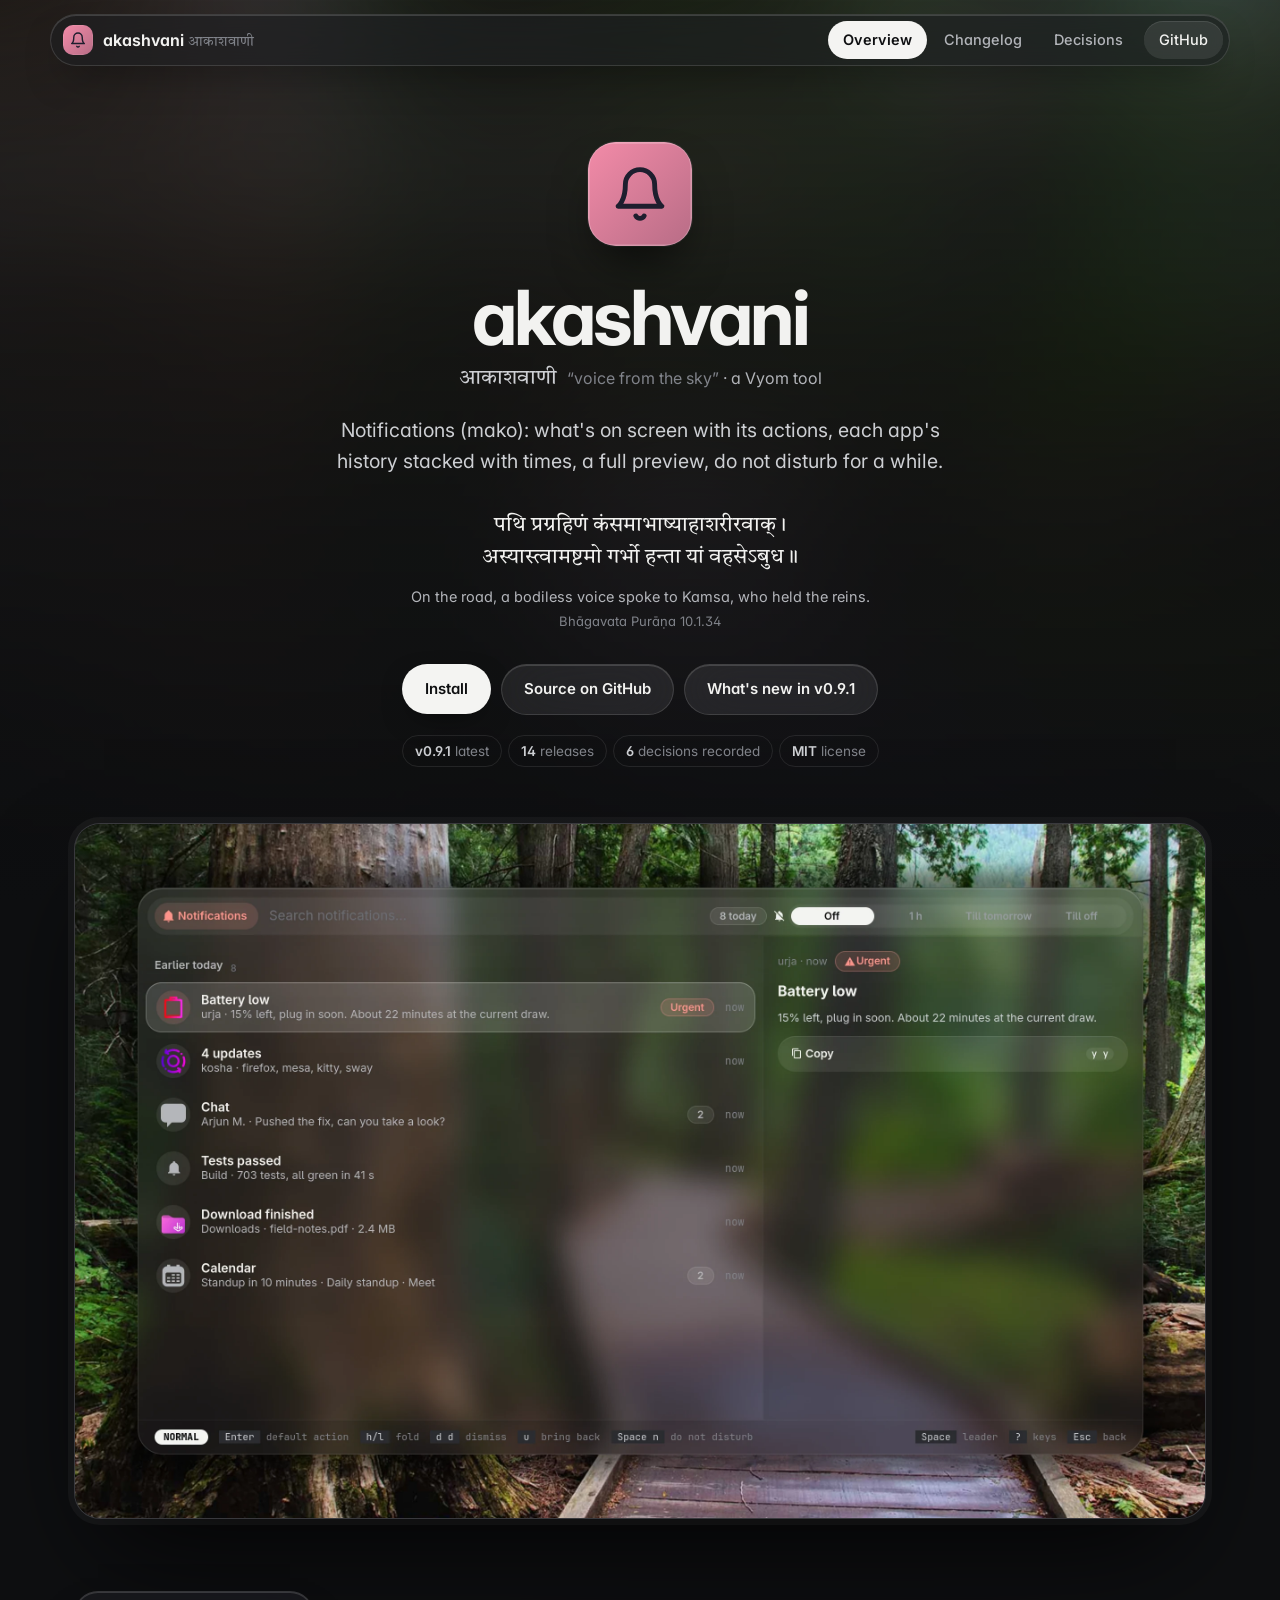
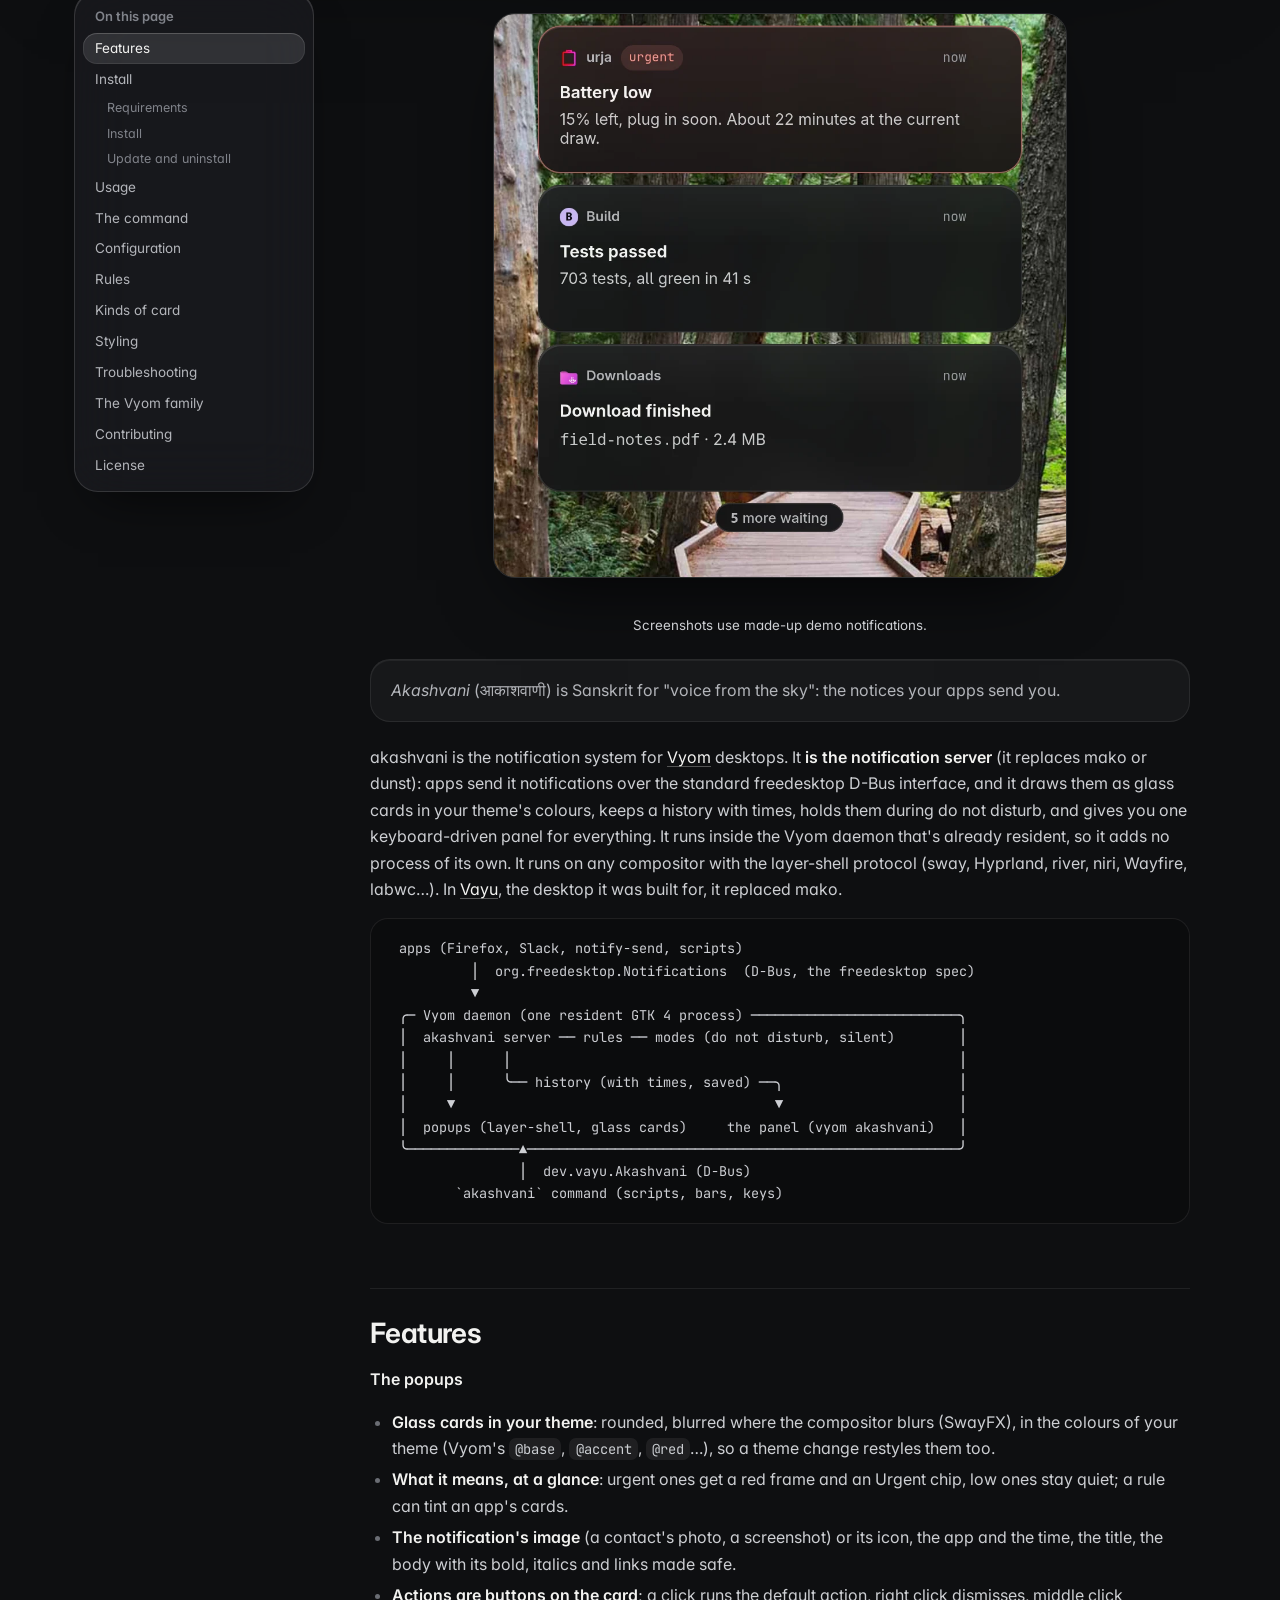
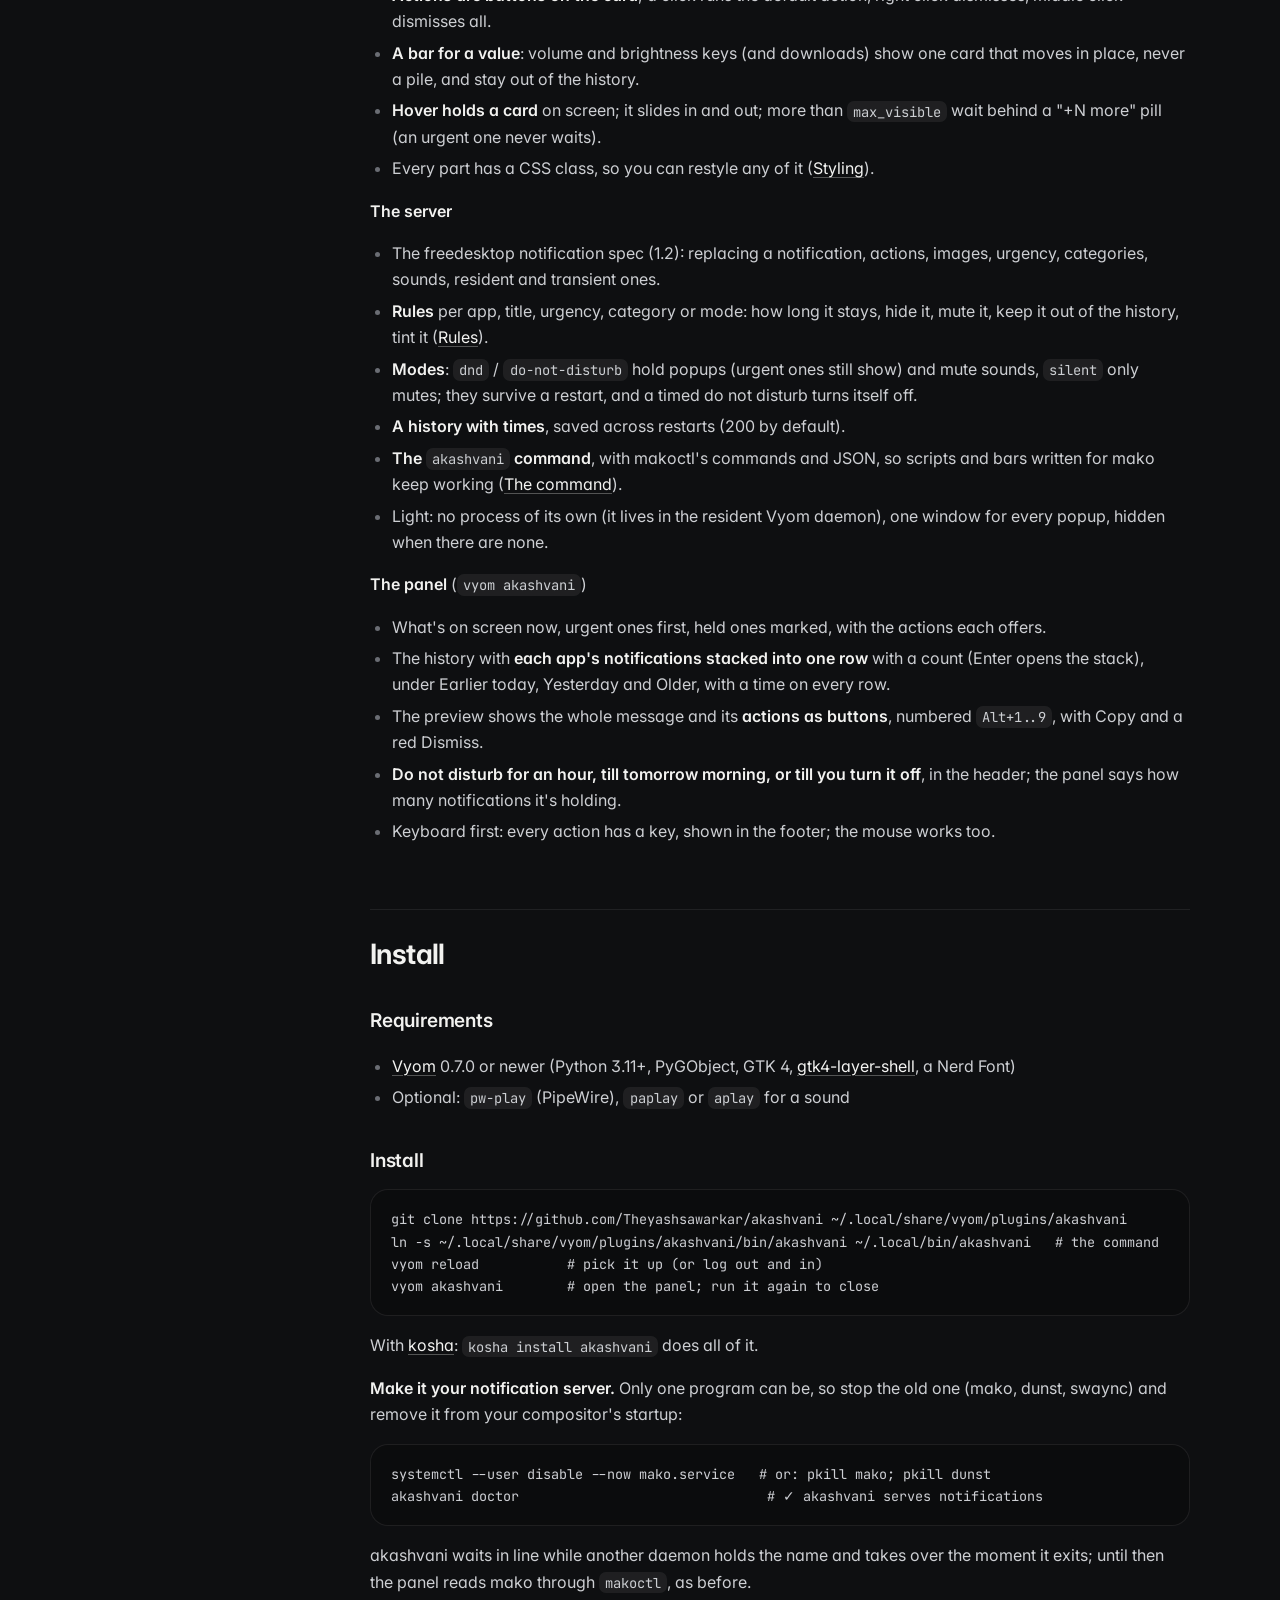
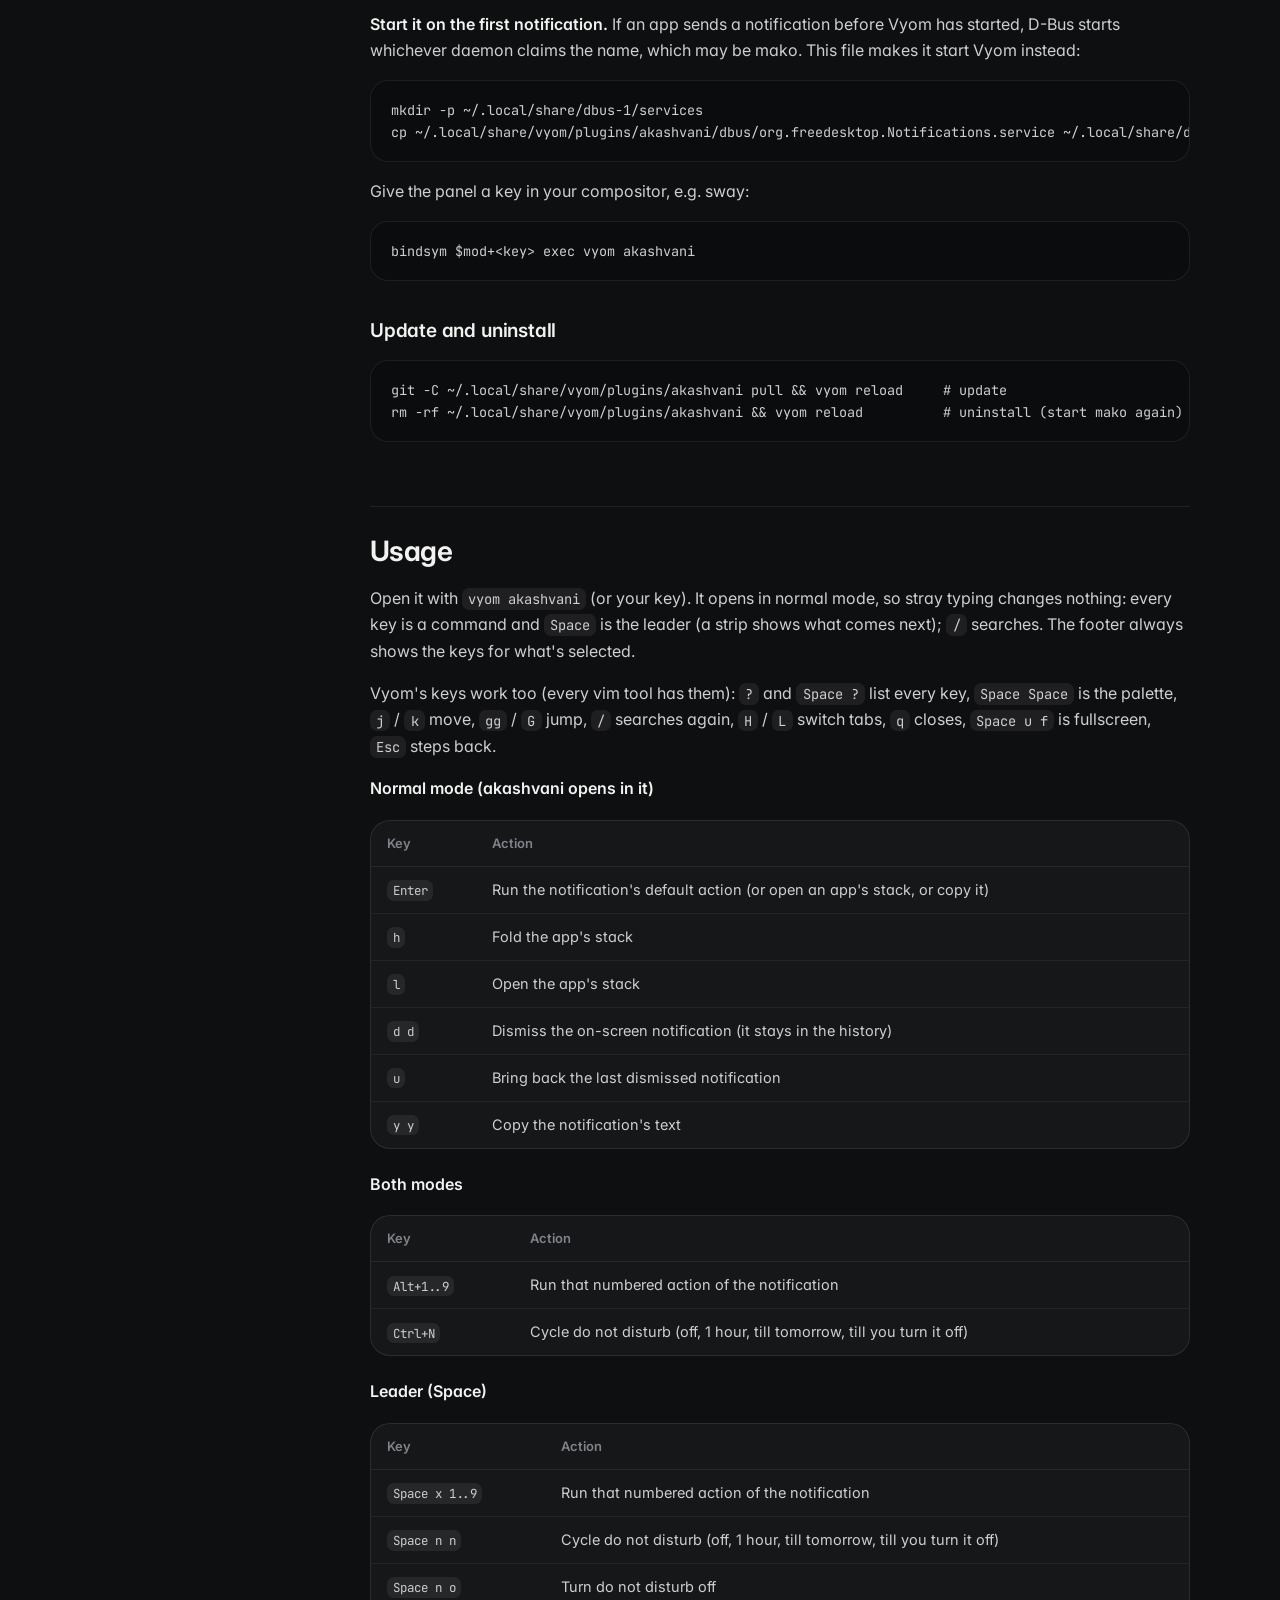
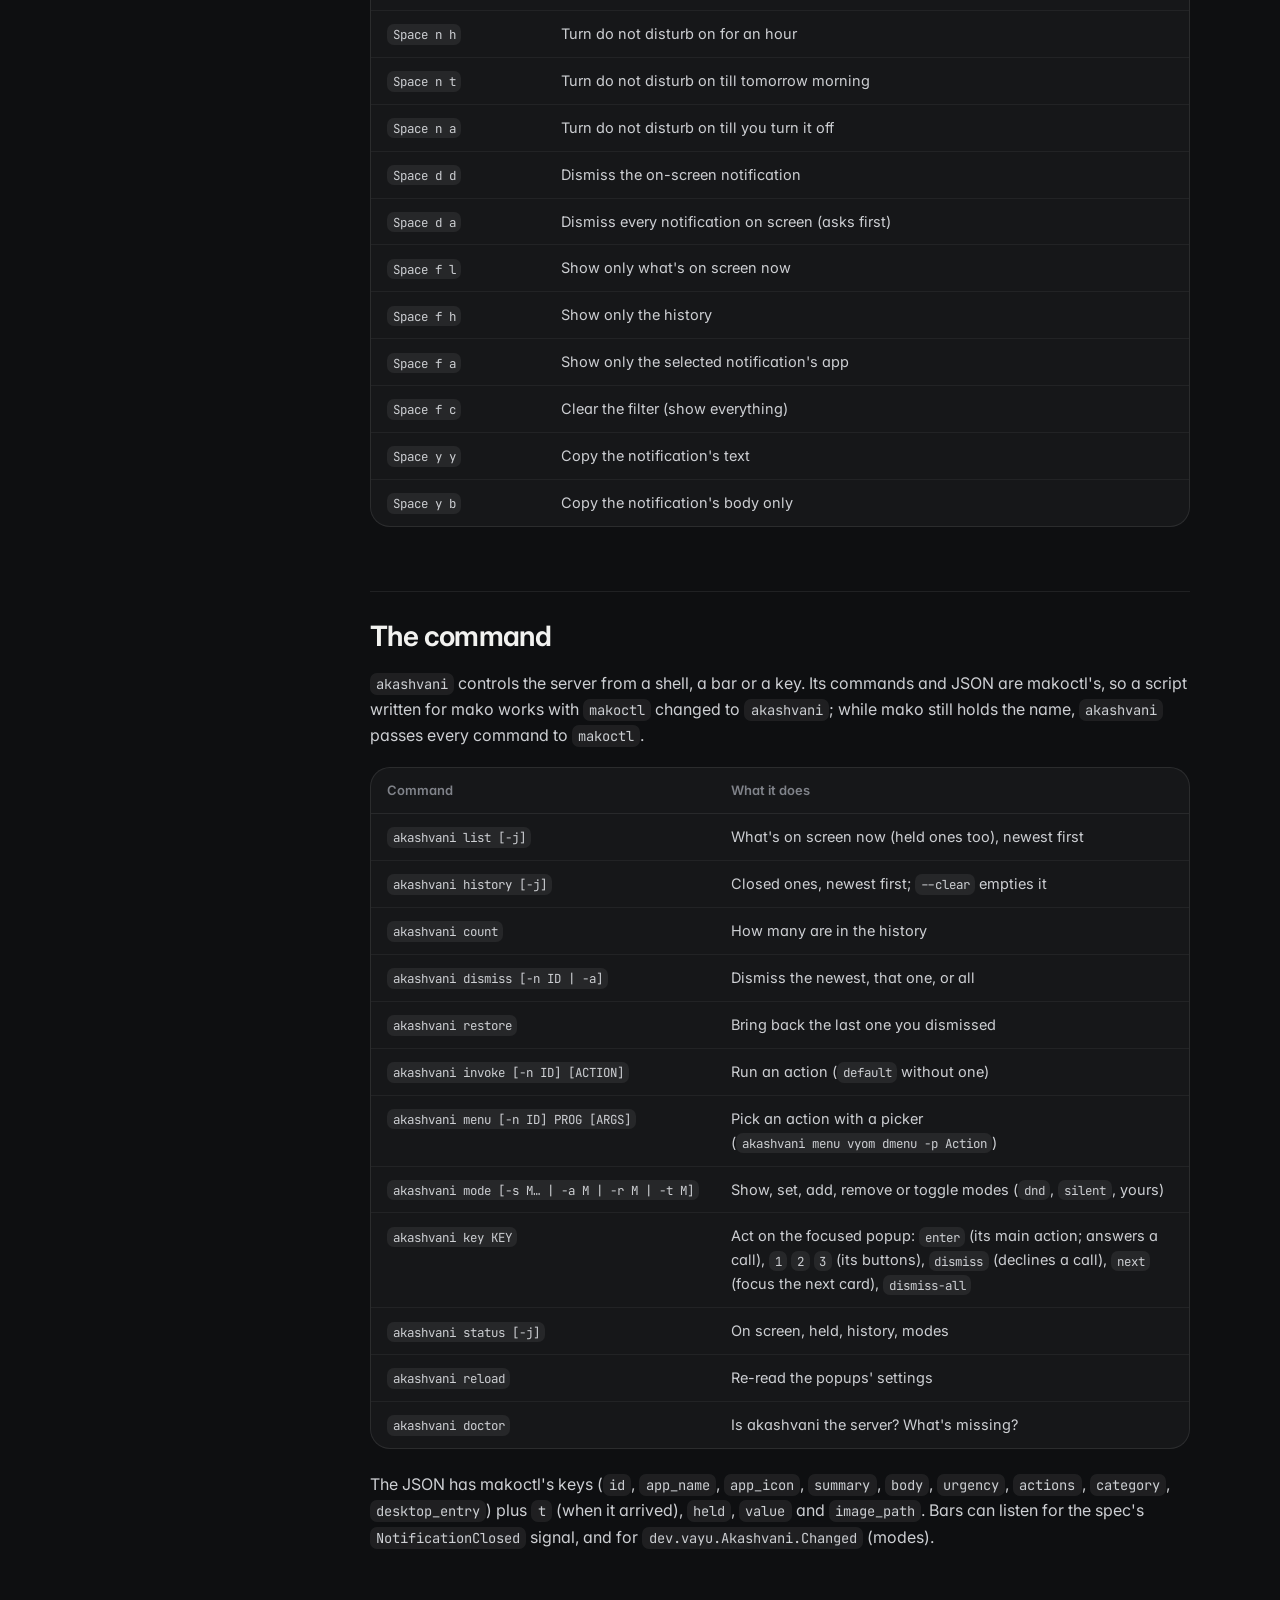
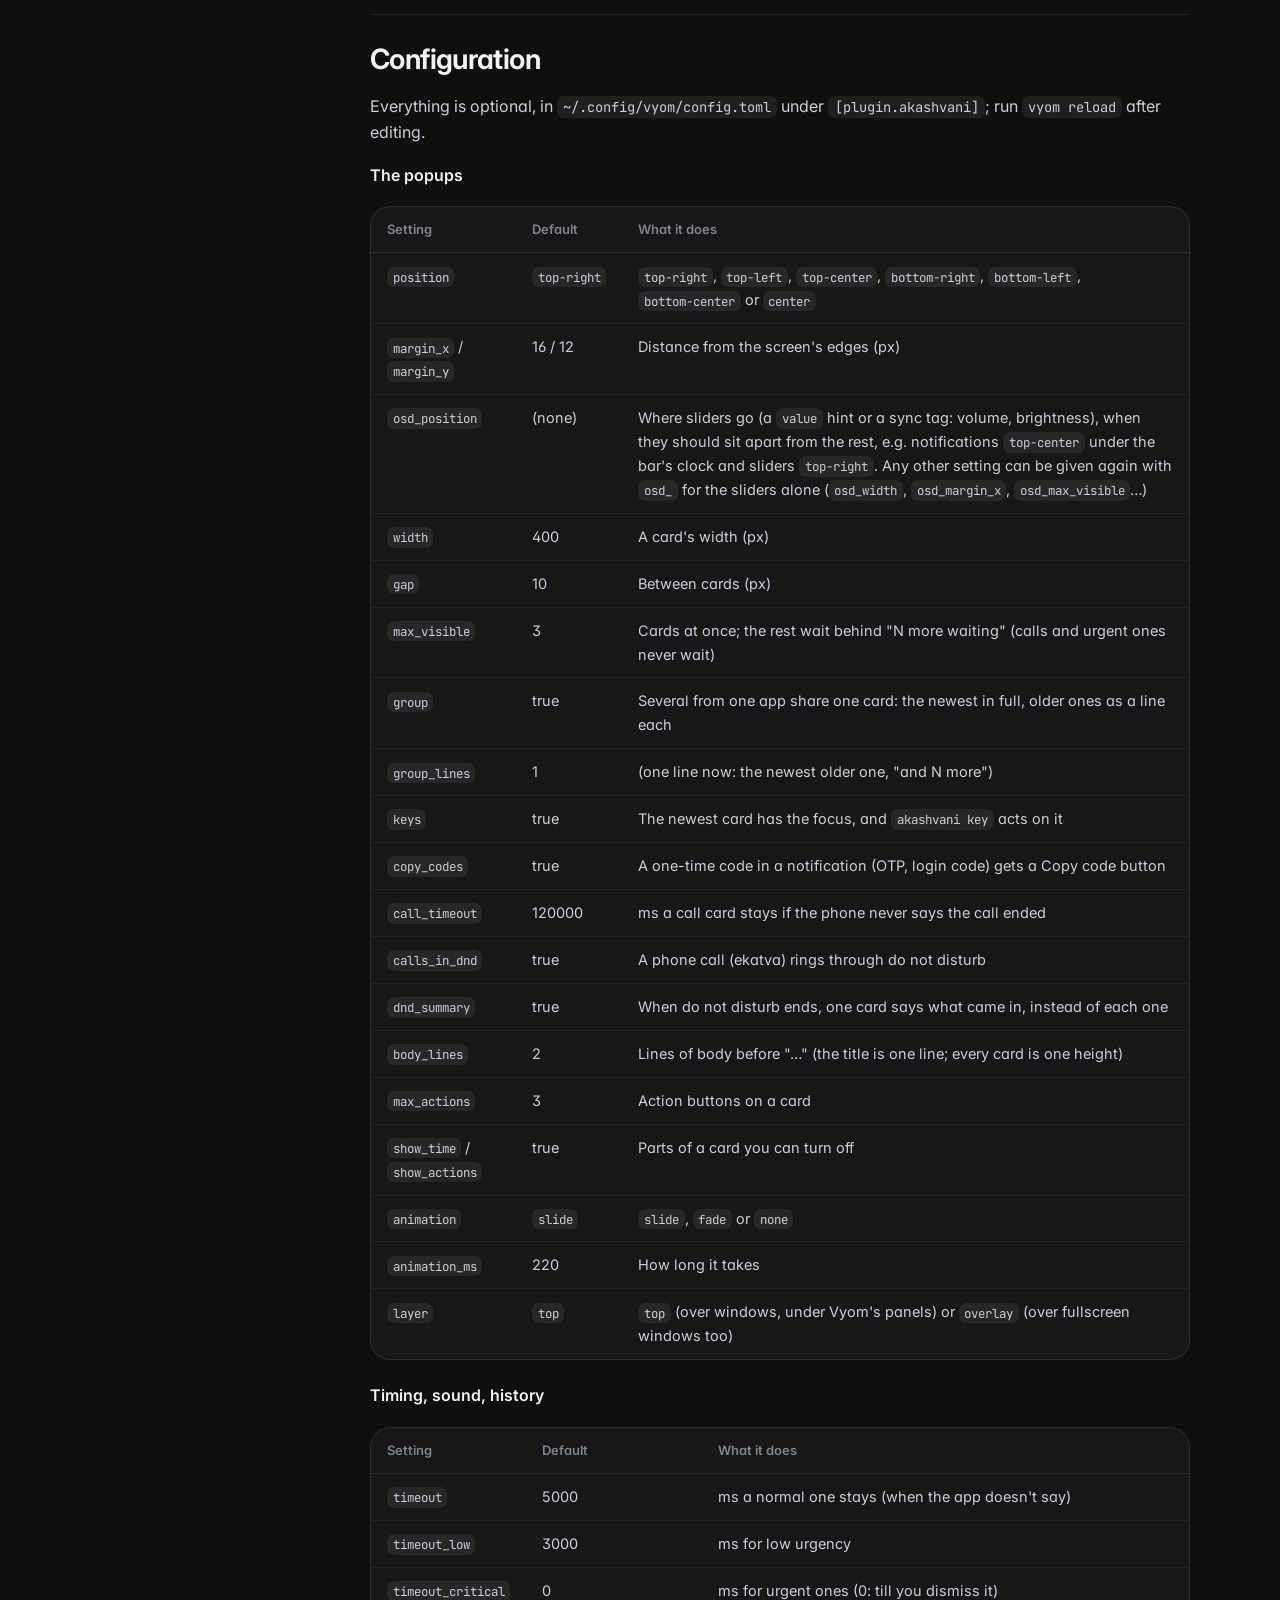
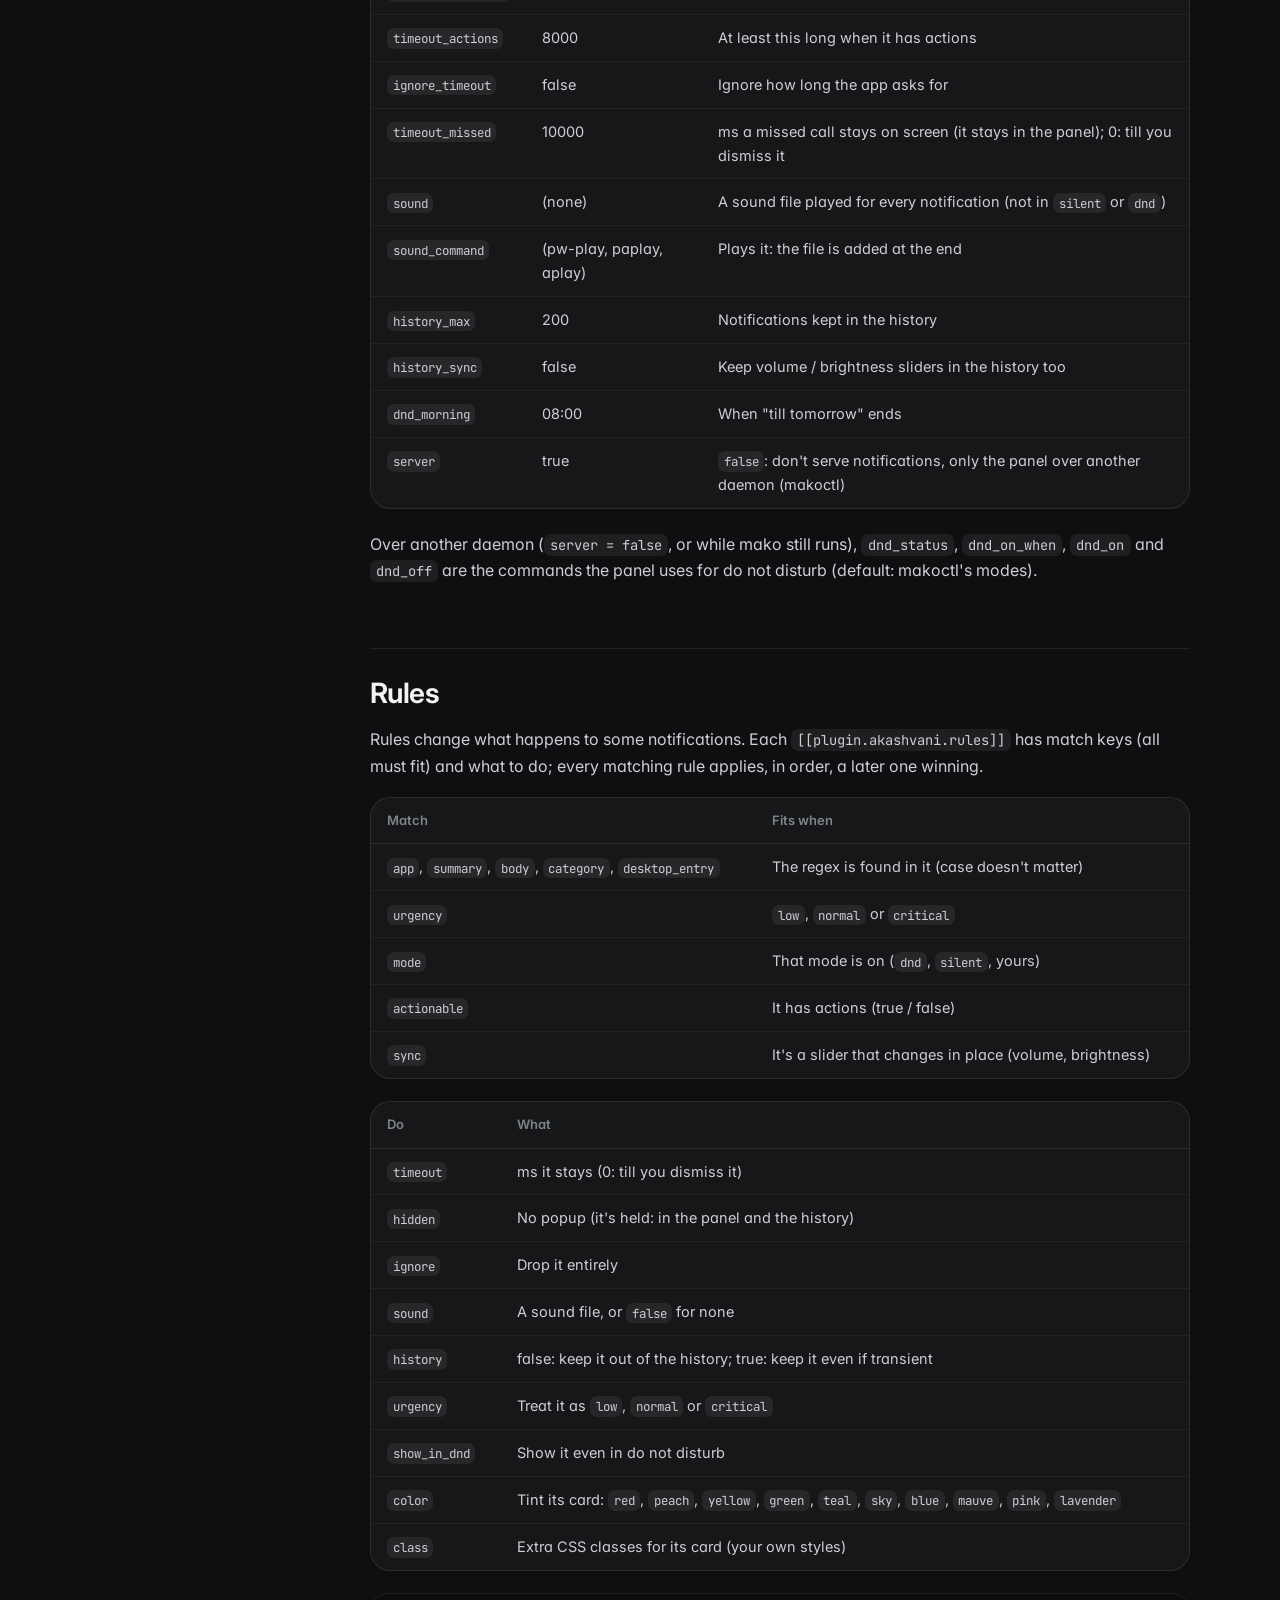
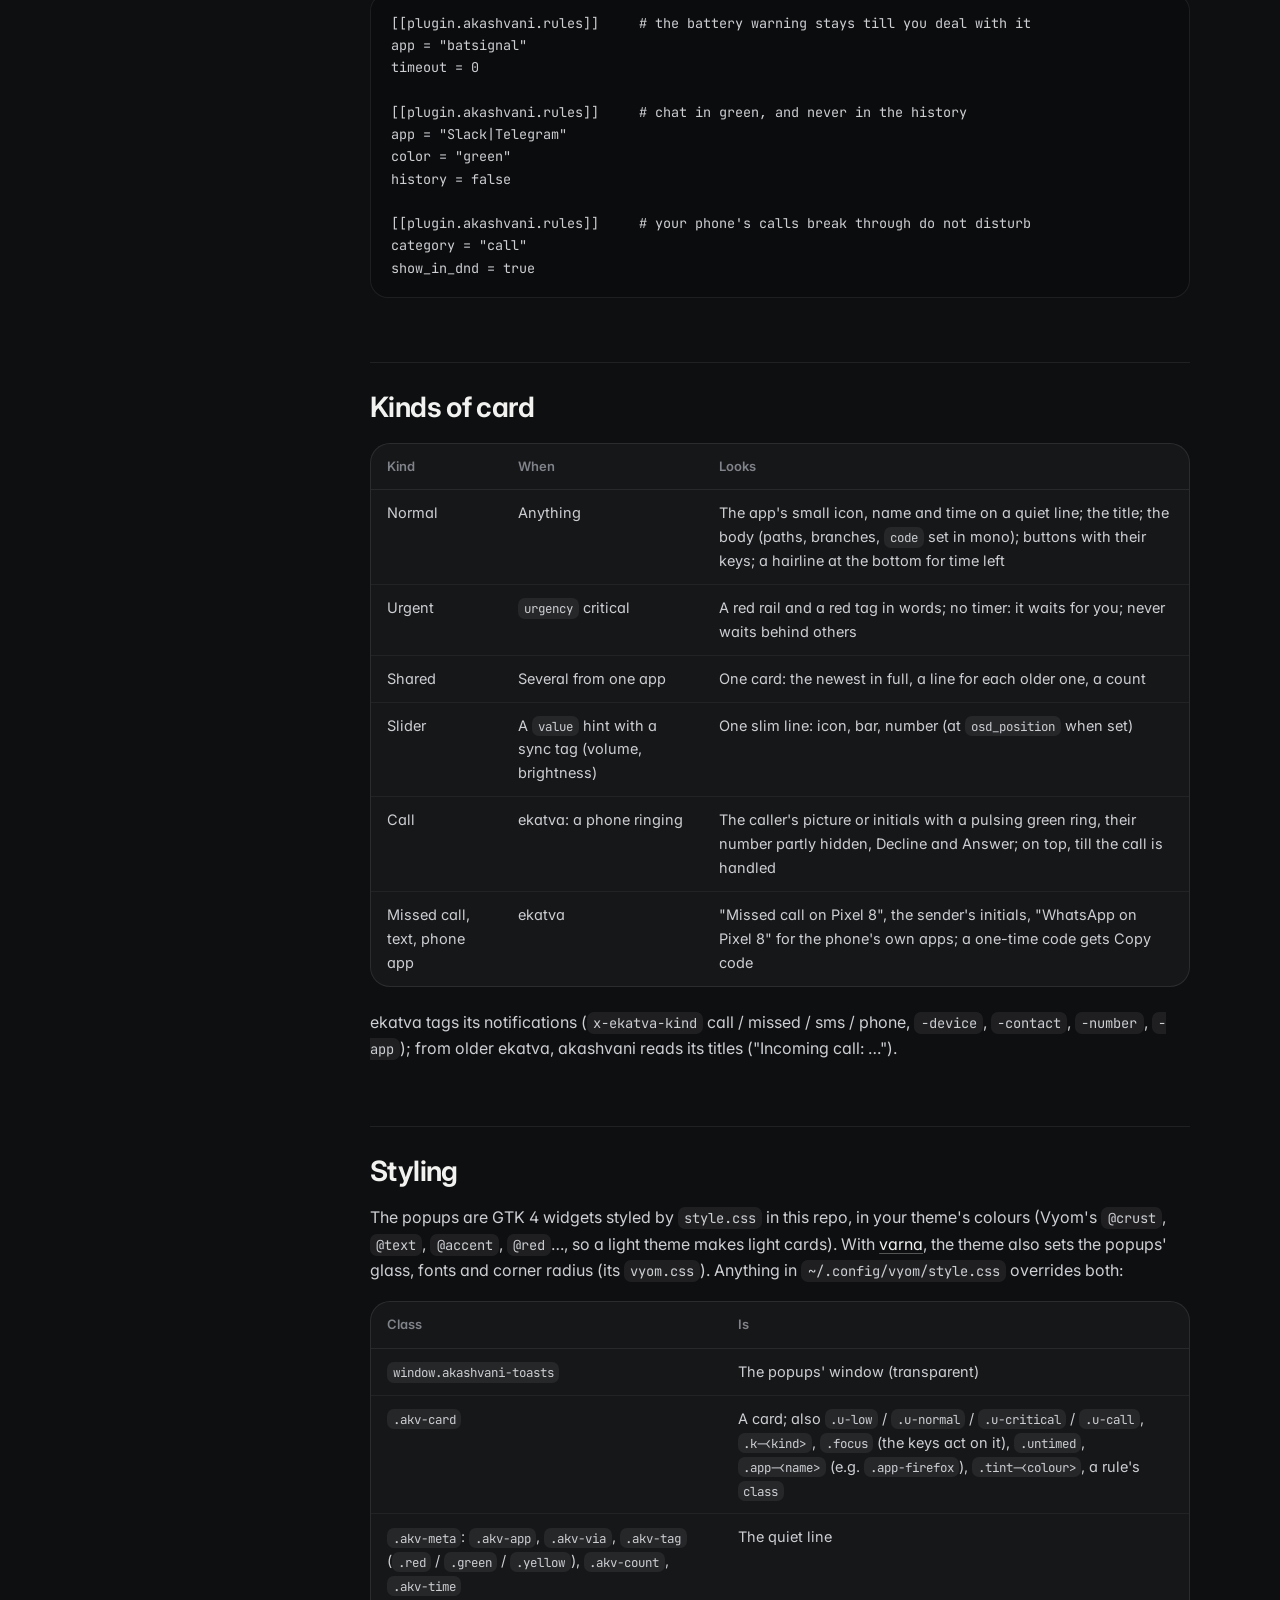
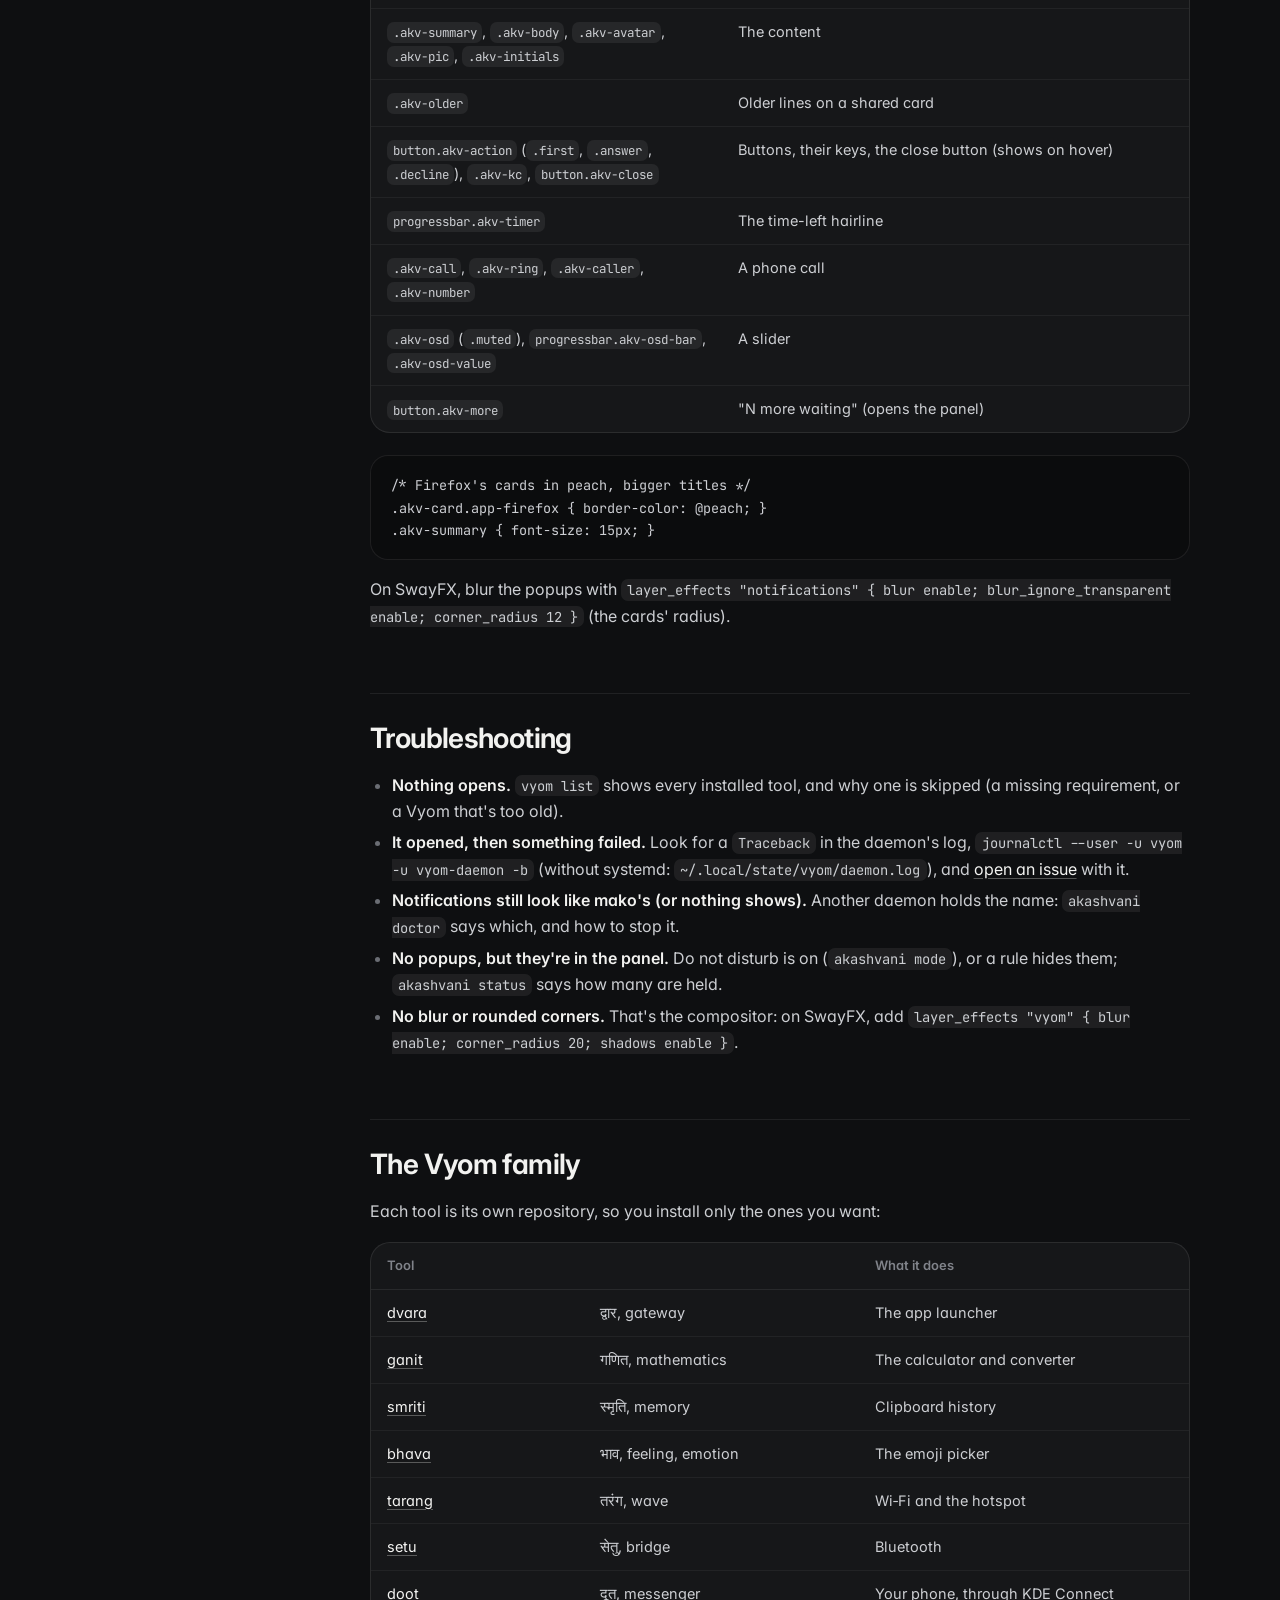
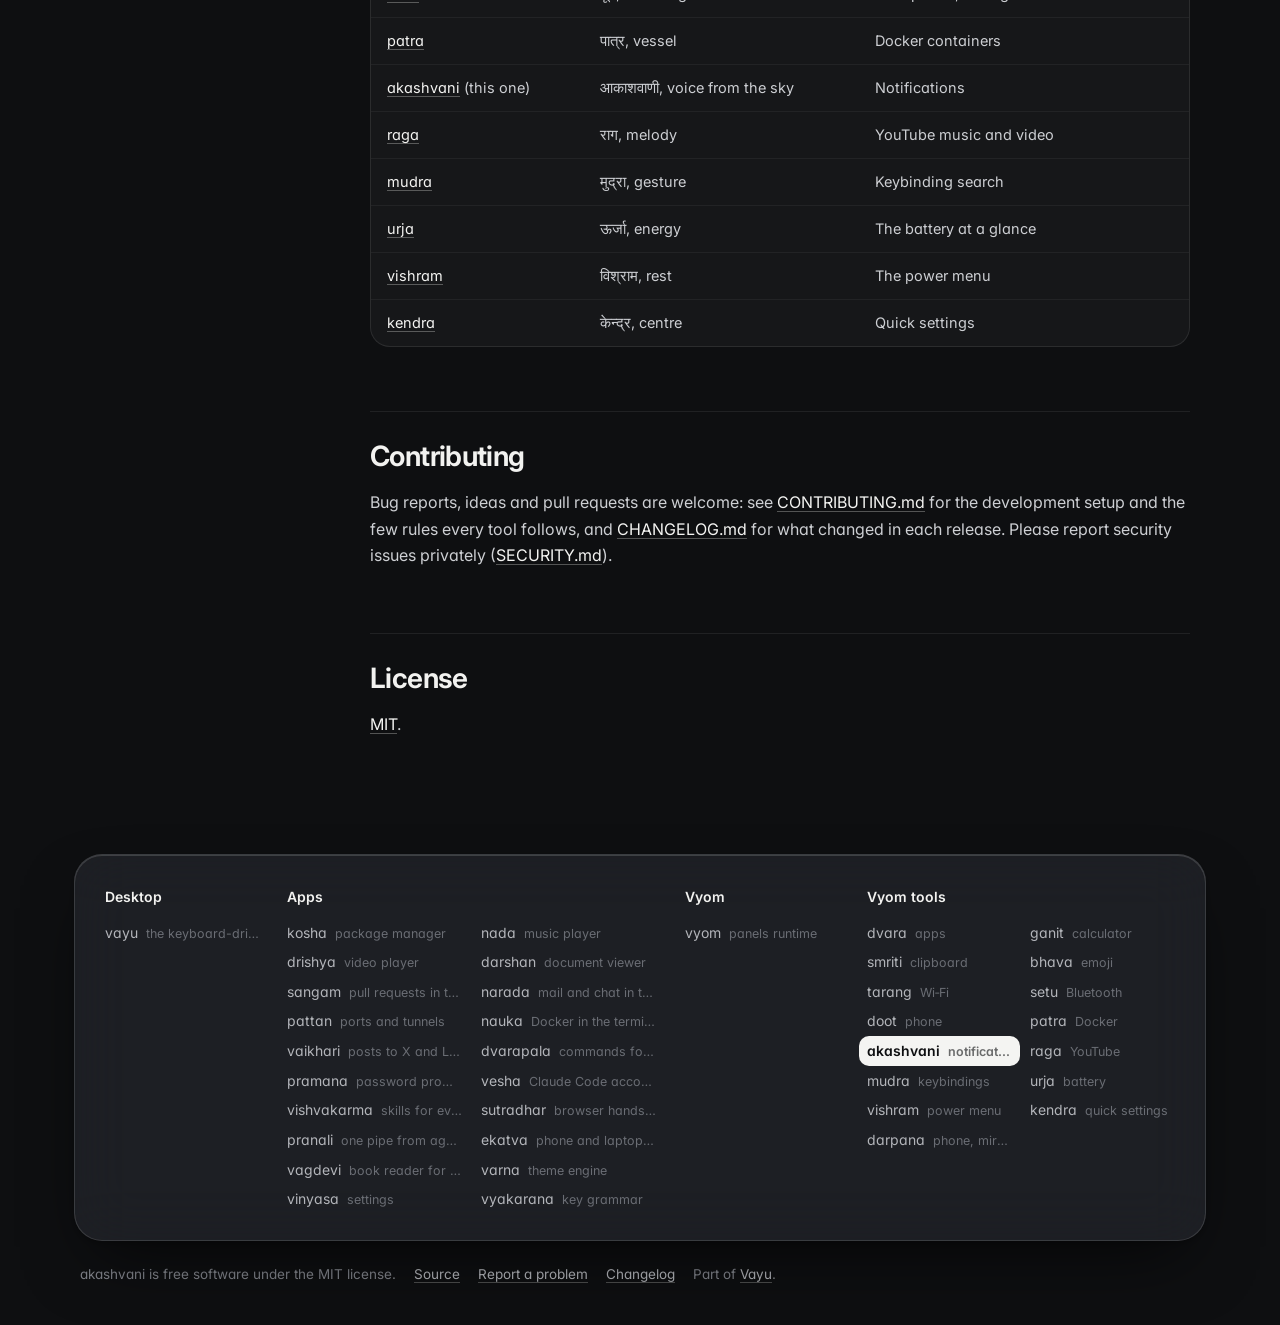
<file: docs/index.html>
<!doctype html>
<html lang="en">
<head>
<meta charset="utf-8">
<meta name="viewport" content="width=device-width, initial-scale=1">
<title>akashvani · Notifications (mako): what&#x27;s on screen with its actions, each app&#x27;s history stacked with times, a full preview, do not disturb for a while.</title>
<meta name="description" content="Notifications (mako): what&#x27;s on screen with its actions, each app&#x27;s history stacked with times, a full preview, do not disturb for a while.">
<meta property="og:title" content="akashvani · Notifications (mako): what&#x27;s on screen with its actions, each app&#x27;s history stacked with times, a full preview, do not disturb for a while.">
<meta property="og:description" content="Notifications (mako): what&#x27;s on screen with its actions, each app&#x27;s history stacked with times, a full preview, do not disturb for a while.">
<meta name="theme-color" content="#0e0f11">
<link rel="icon" href="assets/logo.svg" type="image/svg+xml">
<link rel="preconnect" href="https://fonts.googleapis.com">
<link rel="preconnect" href="https://fonts.gstatic.com" crossorigin>
<link href="https://fonts.googleapis.com/css2?family=Inter:wght@400;500;600;700&family=JetBrains+Mono:wght@400;500;600&family=Tiro+Devanagari+Sanskrit&display=swap" rel="stylesheet">
<link rel="stylesheet" href="assets/site.css">
<style>:root{--tool:#ff9389}.backdrop:before{background-image:url("assets/screenshots/akashvani.webp")}</style>
</head>
<body class="home">
<div class="backdrop" aria-hidden="true"></div>
<header class="top"><div class="in">
<a class="brand" href="index.html"><img src="assets/logo.svg" alt=""><span>akashvani <small>आकाशवाणी</small></span></a>
<nav><a href="index.html" class="on">Overview</a><a href="changelog.html" class="">Changelog</a><a href="adr/index.html" class=" hide">Decisions</a><a class="gh" href="https://github.com/Theyashsawarkar/akashvani">GitHub</a></nav></div></header>
<header class="hero">
<img class="logo" src="assets/logo.svg" alt="akashvani logo" width="104" height="104">
<h1>akashvani</h1>
<div class="sa"><b lang="sa">आकाशवाणी</b> <i>“voice from the sky”</i> · a Vyom tool</div>
<p class="lead">Notifications (mako): what&#x27;s on screen with its actions, each app&#x27;s history stacked with times, a full preview, do not disturb for a while.</p>
<figure class="shloka"><p lang="sa">पथि प्रग्रहिणं कंसमाभाष्याहाशरीरवाक् ।<br>अस्यास्त्वामष्टमो गर्भो हन्ता यां वहसेऽबुध ॥</p><figcaption>On the road, a bodiless voice spoke to Kamsa, who held the reins. <cite>Bhāgavata Purāṇa 10.1.34</cite></figcaption></figure>
<div class="cta"><a class="btn primary" href="#install">Install</a><a class="btn" href="https://github.com/Theyashsawarkar/akashvani">Source on GitHub</a><a class="btn" href="changelog.html">What's new in v0.9.1</a></div>
<div class="meta"><span><b>v0.9.1</b> latest</span><span><b>14</b> releases</span><span><b>6</b> decisions recorded</span><span><b>MIT</b> license</span></div>
</header>
<figure class="shot"><img src="assets/screenshots/akashvani.webp" alt="akashvani: today's notifications as rows, an urgent battery warning first with a red Urgent chip, each app's notifications stacked with a count; the picked one's preview with Copy; do not disturb as a switch in the header" fetchpriority="high"></figure>
<div class="wrap"><aside class="toc"><b>On this page</b><a class="l2" href="#features">Features</a><a class="l2" href="#install">Install</a><a class="l3" href="#requirements">Requirements</a><a class="l3" href="#install">Install</a><a class="l3" href="#update-and-uninstall">Update and uninstall</a><a class="l2" href="#usage">Usage</a><a class="l2" href="#the-command">The command</a><a class="l2" href="#configuration">Configuration</a><a class="l2" href="#rules">Rules</a><a class="l2" href="#kinds-of-card">Kinds of card</a><a class="l2" href="#styling">Styling</a><a class="l2" href="#troubleshooting">Troubleshooting</a><a class="l2" href="#the-vyom-family">The Vyom family</a><a class="l2" href="#contributing">Contributing</a><a class="l2" href="#license">License</a></aside><article>
<!-- No screenshot: notifications shows personal data (your own notifications). -->
<p align="center">
  <img alt="akashvani's popups at the top of the screen: an urgent battery warning framed in red, a build's Tests passed and a finished download, with 5 more waiting" src="assets/screenshots/popups.webp" width="70%">
</p>
<p align="center"><sub>Screenshots use made-up demo notifications.</sub></p>
<blockquote><p><em>Akashvani</em> (आकाशवाणी) is Sanskrit for "voice from the sky": the notices your apps send you.</p></blockquote>
<p>akashvani is the notification system for <a href="https://github.com/Theyashsawarkar/vyom">Vyom</a> desktops. It <strong>is the notification server</strong> (it replaces mako or dunst): apps send it notifications over the standard freedesktop D-Bus interface, and it draws them as glass cards in your theme's colours, keeps a history with times, holds them during do not disturb, and gives you one keyboard-driven panel for everything. It runs inside the Vyom daemon that's already resident, so it adds no process of its own. It runs on any compositor with the layer-shell protocol (sway, Hyprland, river, niri, Wayfire, labwc…). In <a href="https://github.com/Theyashsawarkar/vayu">Vayu</a>, the desktop it was built for, it replaced mako.</p>
<pre class="code" data-lang=""><code> apps (Firefox, Slack, notify-send, scripts)
          │  org.freedesktop.Notifications  (D-Bus, the freedesktop spec)
          ▼
 ╭─ Vyom daemon (one resident GTK 4 process) ──────────────────────────╮
 │  akashvani server ── rules ── modes (do not disturb, silent)        │
 │     │      │                                                        │
 │     │      ╰── history (with times, saved) ──╮                      │
 │     ▼                                        ▼                      │
 │  popups (layer-shell, glass cards)     the panel (vyom akashvani)   │
 ╰──────────────▲──────────────────────────────────────────────────────╯
                │  dev.vayu.Akashvani (D-Bus)
        `akashvani` command (scripts, bars, keys)</code></pre>
<h2 id="features"><a class="anchor" href="#features">#</a>Features</h2>
<p><strong>The popups</strong></p>
<ul><li><strong>Glass cards in your theme</strong>: rounded, blurred where the compositor blurs (SwayFX), in the colours of your theme (Vyom's <code>@base</code>, <code>@accent</code>, <code>@red</code>…), so a theme change restyles them too.</li><li><strong>What it means, at a glance</strong>: urgent ones get a red frame and an Urgent chip, low ones stay quiet; a rule can tint an app's cards.</li><li><strong>The notification's image</strong> (a contact's photo, a screenshot) or its icon, the app and the time, the title, the body with its bold, italics and links made safe.</li><li><strong>Actions are buttons on the card</strong>; a click runs the default action, right click dismisses, middle click dismisses all.</li><li><strong>A bar for a value</strong>: volume and brightness keys (and downloads) show one card that moves in place, never a pile, and stay out of the history.</li><li><strong>Hover holds a card</strong> on screen; it slides in and out; more than <code>max_visible</code> wait behind a "+N more" pill (an urgent one never waits).</li><li>Every part has a CSS class, so you can restyle any of it (<a href="#styling">Styling</a>).</li></ul>
<p><strong>The server</strong></p>
<ul><li>The freedesktop notification spec (1.2): replacing a notification, actions, images, urgency, categories, sounds, resident and transient ones.</li><li><strong>Rules</strong> per app, title, urgency, category or mode: how long it stays, hide it, mute it, keep it out of the history, tint it (<a href="#rules">Rules</a>).</li><li><strong>Modes</strong>: <code>dnd</code> / <code>do-not-disturb</code> hold popups (urgent ones still show) and mute sounds, <code>silent</code> only mutes; they survive a restart, and a timed do not disturb turns itself off.</li><li><strong>A history with times</strong>, saved across restarts (200 by default).</li><li><strong>The <code>akashvani</code> command</strong>, with makoctl's commands and JSON, so scripts and bars written for mako keep working (<a href="#the-command">The command</a>).</li><li>Light: no process of its own (it lives in the resident Vyom daemon), one window for every popup, hidden when there are none.</li></ul>
<p><strong>The panel</strong> (<code>vyom akashvani</code>)</p>
<ul><li>What's on screen now, urgent ones first, held ones marked, with the actions each offers.</li><li>The history with <strong>each app's notifications stacked into one row</strong> with a count (Enter opens the stack), under Earlier today, Yesterday and Older, with a time on every row.</li><li>The preview shows the whole message and its <strong>actions as buttons</strong>, numbered <code>Alt+1..9</code>, with Copy and a red Dismiss.</li><li><strong>Do not disturb for an hour, till tomorrow morning, or till you turn it off</strong>, in the header; the panel says how many notifications it's holding.</li><li>Keyboard first: every action has a key, shown in the footer; the mouse works too.</li></ul>
<h2 id="install"><a class="anchor" href="#install">#</a>Install</h2>
<h3 id="requirements"><a class="anchor" href="#requirements">#</a>Requirements</h3>
<ul><li><a href="https://github.com/Theyashsawarkar/vyom">Vyom</a> 0.7.0 or newer (Python 3.11+, PyGObject, GTK 4, <a href="https://github.com/wmww/gtk4-layer-shell">gtk4-layer-shell</a>, a Nerd Font)</li><li>Optional: <code>pw-play</code> (PipeWire), <code>paplay</code> or <code>aplay</code> for a sound</li></ul>
<h3 id="install"><a class="anchor" href="#install">#</a>Install</h3>
<pre class="code" data-lang="sh"><code>git clone https://github.com/Theyashsawarkar/akashvani ~/.local/share/vyom/plugins/akashvani
ln -s ~/.local/share/vyom/plugins/akashvani/bin/akashvani ~/.local/bin/akashvani   # the command
vyom reload           # pick it up (or log out and in)
vyom akashvani        # open the panel; run it again to close</code></pre>
<p>With <a href="https://github.com/Theyashsawarkar/kosha">kosha</a>: <code>kosha install akashvani</code> does all of it.</p>
<p><strong>Make it your notification server.</strong> Only one program can be, so stop the old one (mako, dunst, swaync) and remove it from your compositor's startup:</p>
<pre class="code" data-lang="sh"><code>systemctl --user disable --now mako.service   # or: pkill mako; pkill dunst
akashvani doctor                               # ✓ akashvani serves notifications</code></pre>
<p>akashvani waits in line while another daemon holds the name and takes over the moment it exits; until then the panel reads mako through <code>makoctl</code>, as before.</p>
<p><strong>Start it on the first notification.</strong> If an app sends a notification before Vyom has started, D-Bus starts whichever daemon claims the name, which may be mako. This file makes it start Vyom instead:</p>
<pre class="code" data-lang="sh"><code>mkdir -p ~/.local/share/dbus-1/services
cp ~/.local/share/vyom/plugins/akashvani/dbus/org.freedesktop.Notifications.service ~/.local/share/dbus-1/services/</code></pre>
<p>Give the panel a key in your compositor, e.g. sway:</p>
<pre class="code" data-lang="sh"><code>bindsym $mod+&lt;key&gt; exec vyom akashvani</code></pre>
<h3 id="update-and-uninstall"><a class="anchor" href="#update-and-uninstall">#</a>Update and uninstall</h3>
<pre class="code" data-lang="sh"><code>git -C ~/.local/share/vyom/plugins/akashvani pull &amp;&amp; vyom reload     # update
rm -rf ~/.local/share/vyom/plugins/akashvani &amp;&amp; vyom reload          # uninstall (start mako again)</code></pre>
<h2 id="usage"><a class="anchor" href="#usage">#</a>Usage</h2>
<p>Open it with <code>vyom akashvani</code> (or your key). It opens in normal mode, so stray typing changes nothing: every key is a command and <code>Space</code> is the leader (a strip shows what comes next); <code>/</code> searches. The footer always shows the keys for what's selected.</p>
<!-- KEYS (generated by scripts/keybinds.py from akashvani/vim.py) -->
<p>Vyom's keys work too (every vim tool has them): <code>?</code> and <code>Space ?</code> list every key, <code>Space Space</code> is the palette, <code>j</code> / <code>k</code> move, <code>gg</code> / <code>G</code> jump, <code>/</code> searches again, <code>H</code> / <code>L</code> switch tabs, <code>q</code> closes, <code>Space u f</code> is fullscreen, <code>Esc</code> steps back.</p>
<p><strong>Normal mode (akashvani opens in it)</strong></p>
<div class="table"><table><thead><tr><th>Key</th><th>Action</th></tr></thead><tbody><tr><td><code>Enter</code></td><td>Run the notification's default action (or open an app's stack, or copy it)</td></tr><tr><td><code>h</code></td><td>Fold the app's stack</td></tr><tr><td><code>l</code></td><td>Open the app's stack</td></tr><tr><td><code>d d</code></td><td>Dismiss the on-screen notification (it stays in the history)</td></tr><tr><td><code>u</code></td><td>Bring back the last dismissed notification</td></tr><tr><td><code>y y</code></td><td>Copy the notification's text</td></tr></tbody></table></div>
<p><strong>Both modes</strong></p>
<div class="table"><table><thead><tr><th>Key</th><th>Action</th></tr></thead><tbody><tr><td><code>Alt+1..9</code></td><td>Run that numbered action of the notification</td></tr><tr><td><code>Ctrl+N</code></td><td>Cycle do not disturb (off, 1 hour, till tomorrow, till you turn it off)</td></tr></tbody></table></div>
<p><strong>Leader (Space)</strong></p>
<div class="table"><table><thead><tr><th>Key</th><th>Action</th></tr></thead><tbody><tr><td><code>Space x 1..9</code></td><td>Run that numbered action of the notification</td></tr><tr><td><code>Space n n</code></td><td>Cycle do not disturb (off, 1 hour, till tomorrow, till you turn it off)</td></tr><tr><td><code>Space n o</code></td><td>Turn do not disturb off</td></tr><tr><td><code>Space n h</code></td><td>Turn do not disturb on for an hour</td></tr><tr><td><code>Space n t</code></td><td>Turn do not disturb on till tomorrow morning</td></tr><tr><td><code>Space n a</code></td><td>Turn do not disturb on till you turn it off</td></tr><tr><td><code>Space d d</code></td><td>Dismiss the on-screen notification</td></tr><tr><td><code>Space d a</code></td><td>Dismiss every notification on screen (asks first)</td></tr><tr><td><code>Space f l</code></td><td>Show only what's on screen now</td></tr><tr><td><code>Space f h</code></td><td>Show only the history</td></tr><tr><td><code>Space f a</code></td><td>Show only the selected notification's app</td></tr><tr><td><code>Space f c</code></td><td>Clear the filter (show everything)</td></tr><tr><td><code>Space y y</code></td><td>Copy the notification's text</td></tr><tr><td><code>Space y b</code></td><td>Copy the notification's body only</td></tr></tbody></table></div>
<!-- END KEYS -->
<h2 id="the-command"><a class="anchor" href="#the-command">#</a>The command</h2>
<p><code>akashvani</code> controls the server from a shell, a bar or a key. Its commands and JSON are makoctl's, so a script written for mako works with <code>makoctl</code> changed to <code>akashvani</code>; while mako still holds the name, <code>akashvani</code> passes every command to <code>makoctl</code>.</p>
<div class="table"><table><thead><tr><th>Command</th><th>What it does</th></tr></thead><tbody><tr><td><code>akashvani list [-j]</code></td><td>What's on screen now (held ones too), newest first</td></tr><tr><td><code>akashvani history [-j]</code></td><td>Closed ones, newest first; <code>--clear</code> empties it</td></tr><tr><td><code>akashvani count</code></td><td>How many are in the history</td></tr><tr><td><code>akashvani dismiss [-n ID | -a]</code></td><td>Dismiss the newest, that one, or all</td></tr><tr><td><code>akashvani restore</code></td><td>Bring back the last one you dismissed</td></tr><tr><td><code>akashvani invoke [-n ID] [ACTION]</code></td><td>Run an action (<code>default</code> without one)</td></tr><tr><td><code>akashvani menu [-n ID] PROG [ARGS]</code></td><td>Pick an action with a picker (<code>akashvani menu vyom dmenu -p Action</code>)</td></tr><tr><td><code>akashvani mode [-s M… | -a M | -r M | -t M]</code></td><td>Show, set, add, remove or toggle modes (<code>dnd</code>, <code>silent</code>, yours)</td></tr><tr><td><code>akashvani key KEY</code></td><td>Act on the focused popup: <code>enter</code> (its main action; answers a call), <code>1</code> <code>2</code> <code>3</code> (its buttons), <code>dismiss</code> (declines a call), <code>next</code> (focus the next card), <code>dismiss-all</code></td></tr><tr><td><code>akashvani status [-j]</code></td><td>On screen, held, history, modes</td></tr><tr><td><code>akashvani reload</code></td><td>Re-read the popups' settings</td></tr><tr><td><code>akashvani doctor</code></td><td>Is akashvani the server? What's missing?</td></tr></tbody></table></div>
<p>The JSON has makoctl's keys (<code>id</code>, <code>app_name</code>, <code>app_icon</code>, <code>summary</code>, <code>body</code>, <code>urgency</code>, <code>actions</code>, <code>category</code>, <code>desktop_entry</code>) plus <code>t</code> (when it arrived), <code>held</code>, <code>value</code> and <code>image_path</code>. Bars can listen for the spec's <code>NotificationClosed</code> signal, and for <code>dev.vayu.Akashvani.Changed</code> (modes).</p>
<h2 id="configuration"><a class="anchor" href="#configuration">#</a>Configuration</h2>
<p>Everything is optional, in <code>~/.config/vyom/config.toml</code> under <code>[plugin.akashvani]</code>; run <code>vyom reload</code> after editing.</p>
<p><strong>The popups</strong></p>
<div class="table"><table><thead><tr><th>Setting</th><th>Default</th><th>What it does</th></tr></thead><tbody><tr><td><code>position</code></td><td><code>top-right</code></td><td><code>top-right</code>, <code>top-left</code>, <code>top-center</code>, <code>bottom-right</code>, <code>bottom-left</code>, <code>bottom-center</code> or <code>center</code></td></tr><tr><td><code>margin_x</code> / <code>margin_y</code></td><td>16 / 12</td><td>Distance from the screen's edges (px)</td></tr><tr><td><code>osd_position</code></td><td>(none)</td><td>Where sliders go (a <code>value</code> hint or a sync tag: volume, brightness), when they should sit apart from the rest, e.g. notifications <code>top-center</code> under the bar's clock and sliders <code>top-right</code>. Any other setting can be given again with <code>osd_</code> for the sliders alone (<code>osd_width</code>, <code>osd_margin_x</code>, <code>osd_max_visible</code>…)</td></tr><tr><td><code>width</code></td><td>400</td><td>A card's width (px)</td></tr><tr><td><code>gap</code></td><td>10</td><td>Between cards (px)</td></tr><tr><td><code>max_visible</code></td><td>3</td><td>Cards at once; the rest wait behind "N more waiting" (calls and urgent ones never wait)</td></tr><tr><td><code>group</code></td><td>true</td><td>Several from one app share one card: the newest in full, older ones as a line each</td></tr><tr><td><code>group_lines</code></td><td>1</td><td>(one line now: the newest older one, "and N more")</td></tr><tr><td><code>keys</code></td><td>true</td><td>The newest card has the focus, and <code>akashvani key</code> acts on it</td></tr><tr><td><code>copy_codes</code></td><td>true</td><td>A one-time code in a notification (OTP, login code) gets a Copy code button</td></tr><tr><td><code>call_timeout</code></td><td>120000</td><td>ms a call card stays if the phone never says the call ended</td></tr><tr><td><code>calls_in_dnd</code></td><td>true</td><td>A phone call (ekatva) rings through do not disturb</td></tr><tr><td><code>dnd_summary</code></td><td>true</td><td>When do not disturb ends, one card says what came in, instead of each one</td></tr><tr><td><code>body_lines</code></td><td>2</td><td>Lines of body before "…" (the title is one line; every card is one height)</td></tr><tr><td><code>max_actions</code></td><td>3</td><td>Action buttons on a card</td></tr><tr><td><code>show_time</code> / <code>show_actions</code></td><td>true</td><td>Parts of a card you can turn off</td></tr><tr><td><code>animation</code></td><td><code>slide</code></td><td><code>slide</code>, <code>fade</code> or <code>none</code></td></tr><tr><td><code>animation_ms</code></td><td>220</td><td>How long it takes</td></tr><tr><td><code>layer</code></td><td><code>top</code></td><td><code>top</code> (over windows, under Vyom's panels) or <code>overlay</code> (over fullscreen windows too)</td></tr></tbody></table></div>
<p><strong>Timing, sound, history</strong></p>
<div class="table"><table><thead><tr><th>Setting</th><th>Default</th><th>What it does</th></tr></thead><tbody><tr><td><code>timeout</code></td><td>5000</td><td>ms a normal one stays (when the app doesn't say)</td></tr><tr><td><code>timeout_low</code></td><td>3000</td><td>ms for low urgency</td></tr><tr><td><code>timeout_critical</code></td><td>0</td><td>ms for urgent ones (0: till you dismiss it)</td></tr><tr><td><code>timeout_actions</code></td><td>8000</td><td>At least this long when it has actions</td></tr><tr><td><code>ignore_timeout</code></td><td>false</td><td>Ignore how long the app asks for</td></tr><tr><td><code>timeout_missed</code></td><td>10000</td><td>ms a missed call stays on screen (it stays in the panel); 0: till you dismiss it</td></tr><tr><td><code>sound</code></td><td>(none)</td><td>A sound file played for every notification (not in <code>silent</code> or <code>dnd</code>)</td></tr><tr><td><code>sound_command</code></td><td>(pw-play, paplay, aplay)</td><td>Plays it: the file is added at the end</td></tr><tr><td><code>history_max</code></td><td>200</td><td>Notifications kept in the history</td></tr><tr><td><code>history_sync</code></td><td>false</td><td>Keep volume / brightness sliders in the history too</td></tr><tr><td><code>dnd_morning</code></td><td>08:00</td><td>When "till tomorrow" ends</td></tr><tr><td><code>server</code></td><td>true</td><td><code>false</code>: don't serve notifications, only the panel over another daemon (makoctl)</td></tr></tbody></table></div>
<p>Over another daemon (<code>server = false</code>, or while mako still runs), <code>dnd_status</code>, <code>dnd_on_when</code>, <code>dnd_on</code> and <code>dnd_off</code> are the commands the panel uses for do not disturb (default: makoctl's modes).</p>
<h2 id="rules"><a class="anchor" href="#rules">#</a>Rules</h2>
<p>Rules change what happens to some notifications. Each <code>[[plugin.akashvani.rules]]</code> has match keys (all must fit) and what to do; every matching rule applies, in order, a later one winning.</p>
<div class="table"><table><thead><tr><th>Match</th><th>Fits when</th></tr></thead><tbody><tr><td><code>app</code>, <code>summary</code>, <code>body</code>, <code>category</code>, <code>desktop_entry</code></td><td>The regex is found in it (case doesn't matter)</td></tr><tr><td><code>urgency</code></td><td><code>low</code>, <code>normal</code> or <code>critical</code></td></tr><tr><td><code>mode</code></td><td>That mode is on (<code>dnd</code>, <code>silent</code>, yours)</td></tr><tr><td><code>actionable</code></td><td>It has actions (true / false)</td></tr><tr><td><code>sync</code></td><td>It's a slider that changes in place (volume, brightness)</td></tr></tbody></table></div>
<div class="table"><table><thead><tr><th>Do</th><th>What</th></tr></thead><tbody><tr><td><code>timeout</code></td><td>ms it stays (0: till you dismiss it)</td></tr><tr><td><code>hidden</code></td><td>No popup (it's held: in the panel and the history)</td></tr><tr><td><code>ignore</code></td><td>Drop it entirely</td></tr><tr><td><code>sound</code></td><td>A sound file, or <code>false</code> for none</td></tr><tr><td><code>history</code></td><td>false: keep it out of the history; true: keep it even if transient</td></tr><tr><td><code>urgency</code></td><td>Treat it as <code>low</code>, <code>normal</code> or <code>critical</code></td></tr><tr><td><code>show_in_dnd</code></td><td>Show it even in do not disturb</td></tr><tr><td><code>color</code></td><td>Tint its card: <code>red</code>, <code>peach</code>, <code>yellow</code>, <code>green</code>, <code>teal</code>, <code>sky</code>, <code>blue</code>, <code>mauve</code>, <code>pink</code>, <code>lavender</code></td></tr><tr><td><code>class</code></td><td>Extra CSS classes for its card (your own styles)</td></tr></tbody></table></div>
<pre class="code" data-lang="toml"><code>[[plugin.akashvani.rules]]     # the battery warning stays till you deal with it
app = &quot;batsignal&quot;
timeout = 0

[[plugin.akashvani.rules]]     # chat in green, and never in the history
app = &quot;Slack|Telegram&quot;
color = &quot;green&quot;
history = false

[[plugin.akashvani.rules]]     # your phone&#x27;s calls break through do not disturb
category = &quot;call&quot;
show_in_dnd = true</code></pre>
<h2 id="kinds-of-card"><a class="anchor" href="#kinds-of-card">#</a>Kinds of card</h2>
<div class="table"><table><thead><tr><th>Kind</th><th>When</th><th>Looks</th></tr></thead><tbody><tr><td>Normal</td><td>Anything</td><td>The app's small icon, name and time on a quiet line; the title; the body (paths, branches, <code>code</code> set in mono); buttons with their keys; a hairline at the bottom for time left</td></tr><tr><td>Urgent</td><td><code>urgency</code> critical</td><td>A red rail and a red tag in words; no timer: it waits for you; never waits behind others</td></tr><tr><td>Shared</td><td>Several from one app</td><td>One card: the newest in full, a line for each older one, a count</td></tr><tr><td>Slider</td><td>A <code>value</code> hint with a sync tag (volume, brightness)</td><td>One slim line: icon, bar, number (at <code>osd_position</code> when set)</td></tr><tr><td>Call</td><td>ekatva: a phone ringing</td><td>The caller's picture or initials with a pulsing green ring, their number partly hidden, Decline and Answer; on top, till the call is handled</td></tr><tr><td>Missed call, text, phone app</td><td>ekatva</td><td>"Missed call on Pixel 8", the sender's initials, "WhatsApp on Pixel 8" for the phone's own apps; a one-time code gets Copy code</td></tr></tbody></table></div>
<p>ekatva tags its notifications (<code>x-ekatva-kind</code> call / missed / sms / phone, <code>-device</code>, <code>-contact</code>, <code>-number</code>, <code>-app</code>); from older ekatva, akashvani reads its titles ("Incoming call: …").</p>
<h2 id="styling"><a class="anchor" href="#styling">#</a>Styling</h2>
<p>The popups are GTK 4 widgets styled by <code>style.css</code> in this repo, in your theme's colours (Vyom's <code>@crust</code>, <code>@text</code>, <code>@accent</code>, <code>@red</code>…, so a light theme makes light cards). With <a href="https://github.com/Theyashsawarkar/varna">varna</a>, the theme also sets the popups' glass, fonts and corner radius (its <code>vyom.css</code>). Anything in <code>~/.config/vyom/style.css</code> overrides both:</p>
<div class="table"><table><thead><tr><th>Class</th><th>Is</th></tr></thead><tbody><tr><td><code>window.akashvani-toasts</code></td><td>The popups' window (transparent)</td></tr><tr><td><code>.akv-card</code></td><td>A card; also <code>.u-low</code> / <code>.u-normal</code> / <code>.u-critical</code> / <code>.u-call</code>, <code>.k-&lt;kind&gt;</code>, <code>.focus</code> (the keys act on it), <code>.untimed</code>, <code>.app-&lt;name&gt;</code> (e.g. <code>.app-firefox</code>), <code>.tint-&lt;colour&gt;</code>, a rule's <code>class</code></td></tr><tr><td><code>.akv-meta</code>: <code>.akv-app</code>, <code>.akv-via</code>, <code>.akv-tag</code> (<code>.red</code> / <code>.green</code> / <code>.yellow</code>), <code>.akv-count</code>, <code>.akv-time</code></td><td>The quiet line</td></tr><tr><td><code>.akv-summary</code>, <code>.akv-body</code>, <code>.akv-avatar</code>, <code>.akv-pic</code>, <code>.akv-initials</code></td><td>The content</td></tr><tr><td><code>.akv-older</code></td><td>Older lines on a shared card</td></tr><tr><td><code>button.akv-action</code> (<code>.first</code>, <code>.answer</code>, <code>.decline</code>), <code>.akv-kc</code>, <code>button.akv-close</code></td><td>Buttons, their keys, the close button (shows on hover)</td></tr><tr><td><code>progressbar.akv-timer</code></td><td>The time-left hairline</td></tr><tr><td><code>.akv-call</code>, <code>.akv-ring</code>, <code>.akv-caller</code>, <code>.akv-number</code></td><td>A phone call</td></tr><tr><td><code>.akv-osd</code> (<code>.muted</code>), <code>progressbar.akv-osd-bar</code>, <code>.akv-osd-value</code></td><td>A slider</td></tr><tr><td><code>button.akv-more</code></td><td>"N more waiting" (opens the panel)</td></tr></tbody></table></div>
<pre class="code" data-lang="css"><code>/* Firefox&#x27;s cards in peach, bigger titles */
.akv-card.app-firefox { border-color: @peach; }
.akv-summary { font-size: 15px; }</code></pre>
<p>On SwayFX, blur the popups with <code>layer_effects &quot;notifications&quot; { blur enable; blur_ignore_transparent enable; corner_radius 12 }</code> (the cards' radius).</p>
<h2 id="troubleshooting"><a class="anchor" href="#troubleshooting">#</a>Troubleshooting</h2>
<ul><li><strong>Nothing opens.</strong> <code>vyom list</code> shows every installed tool, and why one is skipped (a missing requirement, or a Vyom that's too old).</li><li><strong>It opened, then something failed.</strong> Look for a <code>Traceback</code> in the daemon's log, <code>journalctl --user -u vyom -u vyom-daemon -b</code> (without systemd: <code>~/.local/state/vyom/daemon.log</code>), and <a href="https://github.com/Theyashsawarkar/akashvani/issues/new/choose">open an issue</a> with it.</li><li><strong>Notifications still look like mako's (or nothing shows).</strong> Another daemon holds the name: <code>akashvani doctor</code> says which, and how to stop it.</li><li><strong>No popups, but they're in the panel.</strong> Do not disturb is on (<code>akashvani mode</code>), or a rule hides them; <code>akashvani status</code> says how many are held.</li><li><strong>No blur or rounded corners.</strong> That's the compositor: on SwayFX, add <code>layer_effects &quot;vyom&quot; { blur enable; corner_radius 20; shadows enable }</code>.</li></ul>
<h2 id="the-vyom-family"><a class="anchor" href="#the-vyom-family">#</a>The Vyom family</h2>
<p>Each tool is its own repository, so you install only the ones you want:</p>
<div class="table"><table><thead><tr><th>Tool</th><th></th><th>What it does</th></tr></thead><tbody><tr><td><a href="https://github.com/Theyashsawarkar/dvara">dvara</a></td><td>द्वार, gateway</td><td>The app launcher</td></tr><tr><td><a href="https://github.com/Theyashsawarkar/ganit">ganit</a></td><td>गणित, mathematics</td><td>The calculator and converter</td></tr><tr><td><a href="https://github.com/Theyashsawarkar/smriti">smriti</a></td><td>स्मृति, memory</td><td>Clipboard history</td></tr><tr><td><a href="https://github.com/Theyashsawarkar/bhava">bhava</a></td><td>भाव, feeling, emotion</td><td>The emoji picker</td></tr><tr><td><a href="https://github.com/Theyashsawarkar/tarang">tarang</a></td><td>तरंग, wave</td><td>Wi‑Fi and the hotspot</td></tr><tr><td><a href="https://github.com/Theyashsawarkar/setu">setu</a></td><td>सेतु, bridge</td><td>Bluetooth</td></tr><tr><td><a href="https://github.com/Theyashsawarkar/doot">doot</a></td><td>दूत, messenger</td><td>Your phone, through KDE Connect</td></tr><tr><td><a href="https://github.com/Theyashsawarkar/patra">patra</a></td><td>पात्र, vessel</td><td>Docker containers</td></tr><tr><td><a href="https://github.com/Theyashsawarkar/akashvani">akashvani</a> (this one)</td><td>आकाशवाणी, voice from the sky</td><td>Notifications</td></tr><tr><td><a href="https://github.com/Theyashsawarkar/raga">raga</a></td><td>राग, melody</td><td>YouTube music and video</td></tr><tr><td><a href="https://github.com/Theyashsawarkar/mudra">mudra</a></td><td>मुद्रा, gesture</td><td>Keybinding search</td></tr><tr><td><a href="https://github.com/Theyashsawarkar/urja">urja</a></td><td>ऊर्जा, energy</td><td>The battery at a glance</td></tr><tr><td><a href="https://github.com/Theyashsawarkar/vishram">vishram</a></td><td>विश्राम, rest</td><td>The power menu</td></tr><tr><td><a href="https://github.com/Theyashsawarkar/kendra">kendra</a></td><td>केन्द्र, centre</td><td>Quick settings</td></tr></tbody></table></div>
<h2 id="contributing"><a class="anchor" href="#contributing">#</a>Contributing</h2>
<p>Bug reports, ideas and pull requests are welcome: see <a href="https://github.com/Theyashsawarkar/akashvani/blob/main/CONTRIBUTING.md">CONTRIBUTING.md</a> for the development setup and the few rules every tool follows, and <a href="changelog.html">CHANGELOG.md</a> for what changed in each release. Please report security issues privately (<a href="https://github.com/Theyashsawarkar/akashvani/blob/main/SECURITY.md">SECURITY.md</a>).</p>
<h2 id="license"><a class="anchor" href="#license">#</a>License</h2>
<p><a href="https://github.com/Theyashsawarkar/akashvani/blob/main/LICENSE">MIT</a>.</p>
</article></div>
<footer><div class="in glass"><div class=""><h4>Desktop</h4><div class="list"><a href="https://vayu.theyashsawarkar.dev/" class="">vayu <span>the keyboard-driven Wayland desktop</span></a></div></div><div class="g2"><h4>Apps</h4><div class="list"><a href="https://kosha.theyashsawarkar.dev/" class="">kosha <span>package manager</span></a><a href="https://nada.theyashsawarkar.dev/" class="">nada <span>music player</span></a><a href="https://drishya.theyashsawarkar.dev/" class="">drishya <span>video player</span></a><a href="https://darshan.theyashsawarkar.dev/" class="">darshan <span>document viewer</span></a><a href="https://sangam.theyashsawarkar.dev/" class="">sangam <span>pull requests in the terminal</span></a><a href="https://narada.theyashsawarkar.dev/" class="">narada <span>mail and chat in the terminal</span></a><a href="https://pattan.theyashsawarkar.dev/" class="">pattan <span>ports and tunnels</span></a><a href="https://nauka.theyashsawarkar.dev/" class="">nauka <span>Docker in the terminal</span></a><a href="https://vaikhari.theyashsawarkar.dev/" class="">vaikhari <span>posts to X and LinkedIn</span></a><a href="https://dvarapala.theyashsawarkar.dev/" class="">dvarapala <span>commands for AI agents, approved</span></a><a href="https://pramana.theyashsawarkar.dev/" class="">pramana <span>password prompts</span></a><a href="https://vesha.theyashsawarkar.dev/" class="">vesha <span>Claude Code accounts</span></a><a href="https://vishvakarma.theyashsawarkar.dev/" class="">vishvakarma <span>skills for every AI agent</span></a><a href="https://sutradhar.theyashsawarkar.dev/" class="">sutradhar <span>browser hands for AI agents</span></a><a href="https://pranali.theyashsawarkar.dev/" class="">pranali <span>one pipe from agents to tools</span></a><a href="https://ekatva.theyashsawarkar.dev/" class="">ekatva <span>phone and laptop, linked</span></a><a href="https://vagdevi.theyashsawarkar.dev/" class="">vagdevi <span>book reader for Android</span></a><a href="https://varna.theyashsawarkar.dev/" class="">varna <span>theme engine</span></a><a href="https://vinyasa.theyashsawarkar.dev/" class="">vinyasa <span>settings</span></a><a href="https://vyakarana.theyashsawarkar.dev/" class="">vyakarana <span>key grammar</span></a></div></div><div class=""><h4>Vyom</h4><div class="list"><a href="https://vyom.theyashsawarkar.dev/" class="">vyom <span>panels runtime</span></a></div></div><div class="g2"><h4>Vyom tools</h4><div class="list"><a href="https://dvara.theyashsawarkar.dev/" class="">dvara <span>apps</span></a><a href="https://ganit.theyashsawarkar.dev/" class="">ganit <span>calculator</span></a><a href="https://smriti.theyashsawarkar.dev/" class="">smriti <span>clipboard</span></a><a href="https://bhava.theyashsawarkar.dev/" class="">bhava <span>emoji</span></a><a href="https://tarang.theyashsawarkar.dev/" class="">tarang <span>Wi‑Fi</span></a><a href="https://setu.theyashsawarkar.dev/" class="">setu <span>Bluetooth</span></a><a href="https://doot.theyashsawarkar.dev/" class="">doot <span>phone</span></a><a href="https://patra.theyashsawarkar.dev/" class="">patra <span>Docker</span></a><a href="https://akashvani.theyashsawarkar.dev/" class="me" aria-current="page">akashvani <span>notifications</span></a><a href="https://raga.theyashsawarkar.dev/" class="">raga <span>YouTube</span></a><a href="https://mudra.theyashsawarkar.dev/" class="">mudra <span>keybindings</span></a><a href="https://urja.theyashsawarkar.dev/" class="">urja <span>battery</span></a><a href="https://vishram.theyashsawarkar.dev/" class="">vishram <span>power menu</span></a><a href="https://kendra.theyashsawarkar.dev/" class="">kendra <span>quick settings</span></a><a href="https://darpana.theyashsawarkar.dev/" class="">darpana <span>phone, mirrored</span></a></div></div></div>
<div class="bottom"><span>akashvani is free software under the MIT license.</span><a href="https://github.com/Theyashsawarkar/akashvani">Source</a><a href="https://github.com/Theyashsawarkar/akashvani/issues">Report a problem</a><a href="changelog.html">Changelog</a><span>Part of <a href="https://vayu.theyashsawarkar.dev/">Vayu</a>.</span></div></footer>
<script>
document.querySelectorAll('pre.code').forEach(p=>{const b=document.createElement('button');b.className='copy';b.type='button';b.textContent='Copy';
b.onclick=()=>{navigator.clipboard.writeText(p.querySelector('code').innerText).then(()=>{b.textContent='Copied';b.classList.add('done');setTimeout(()=>{b.textContent='Copy';b.classList.remove('done')},1400)})};p.appendChild(b)});
const links=[...document.querySelectorAll('.toc a')];if(links.length){const hs=links.map(a=>document.getElementById(a.hash.slice(1))).filter(Boolean);
const on=()=>{let cur=hs[0];for(const h of hs){if(h.getBoundingClientRect().top<120)cur=h}links.forEach(a=>a.classList.toggle('on',cur&&a.hash==='#'+cur.id))};
addEventListener('scroll',on,{passive:true});on()}
</script>
</body>
</html>
</file>
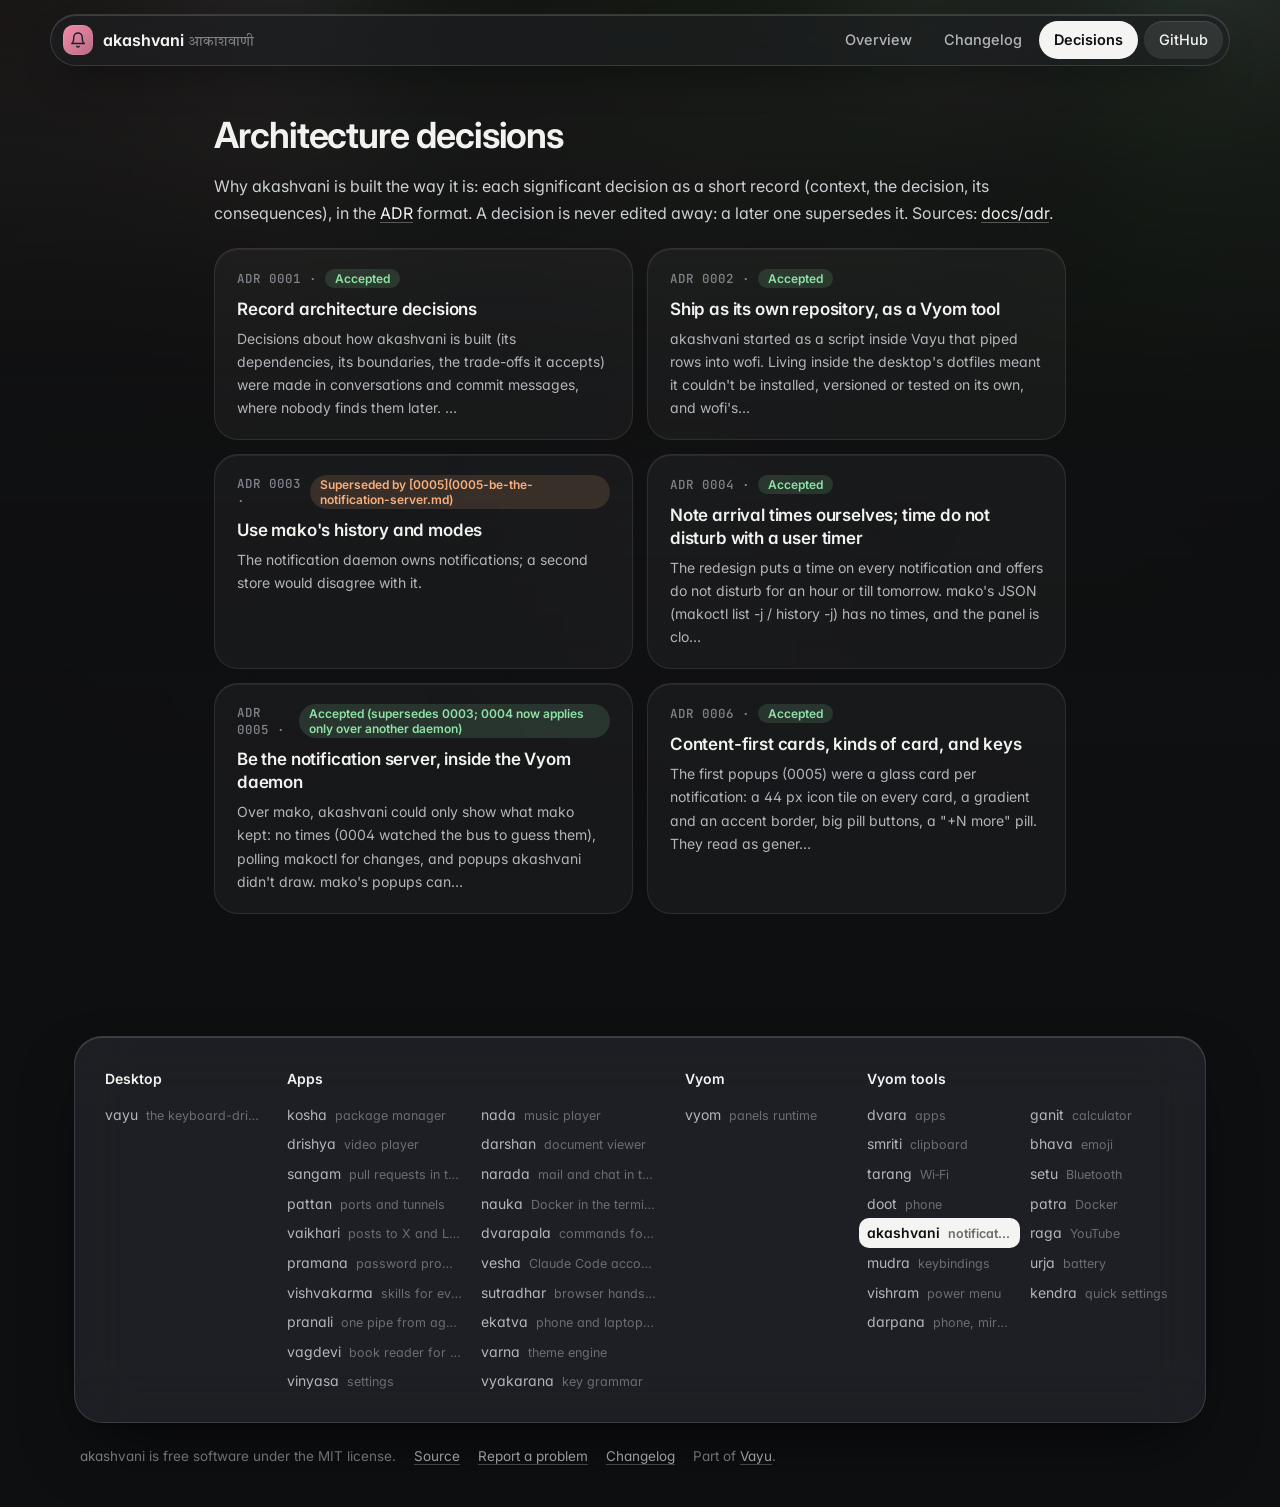
<file: docs/adr/index.html>
<!doctype html>
<html lang="en">
<head>
<meta charset="utf-8">
<meta name="viewport" content="width=device-width, initial-scale=1">
<title>Decisions · akashvani</title>
<meta name="description" content="Notifications (mako): what&#x27;s on screen with its actions, each app&#x27;s history stacked with times, a full preview, do not disturb for a while.">
<meta property="og:title" content="Decisions · akashvani">
<meta property="og:description" content="Notifications (mako): what&#x27;s on screen with its actions, each app&#x27;s history stacked with times, a full preview, do not disturb for a while.">
<meta name="theme-color" content="#0e0f11">
<link rel="icon" href="../assets/logo.svg" type="image/svg+xml">
<link rel="preconnect" href="https://fonts.googleapis.com">
<link rel="preconnect" href="https://fonts.gstatic.com" crossorigin>
<link href="https://fonts.googleapis.com/css2?family=Inter:wght@400;500;600;700&family=JetBrains+Mono:wght@400;500;600&family=Tiro+Devanagari+Sanskrit&display=swap" rel="stylesheet">
<link rel="stylesheet" href="../assets/site.css">
<style>:root{--tool:#ff9389}.backdrop:before{background-image:url("../assets/screenshots/akashvani.webp")}</style>
</head>
<body class="sub">
<div class="backdrop" aria-hidden="true"></div>
<header class="top"><div class="in">
<a class="brand" href="../index.html"><img src="../assets/logo.svg" alt=""><span>akashvani <small>आकाशवाणी</small></span></a>
<nav><a href="../index.html" class="">Overview</a><a href="../changelog.html" class="">Changelog</a><a href="../adr/index.html" class="on hide">Decisions</a><a class="gh" href="https://github.com/Theyashsawarkar/akashvani">GitHub</a></nav></div></header>

<div class="wrap solo"><article>
<h2>Architecture decisions</h2><p>Why akashvani is built the way it is: each significant decision as a short record (context, the decision, its consequences), in the <a href="https://cognitect.com/blog/2011/11/15/documenting-architecture-decisions">ADR</a> format. A decision is never edited away: a later one supersedes it. Sources: <a href="https://github.com/Theyashsawarkar/akashvani/tree/main/docs/adr">docs/adr</a>.</p><div class="cards"><a class="card" href="0001-record-architecture-decisions.html"><div class="n">ADR 0001 · <span class="status accepted">Accepted</span></div><h3>Record architecture decisions</h3><p>Decisions about how akashvani is built (its dependencies, its boundaries, the trade-offs it accepts) were made in conversations and commit messages, where nobody finds them later. …</p></a><a class="card" href="0002-own-repository-as-a-vyom-tool.html"><div class="n">ADR 0002 · <span class="status accepted">Accepted</span></div><h3>Ship as its own repository, as a Vyom tool</h3><p>akashvani started as a script inside Vayu that piped rows into wofi. Living inside the desktop&#x27;s dotfiles meant it couldn&#x27;t be installed, versioned or tested on its own, and wofi&#x27;s…</p></a><a class="card" href="0003-makoctl.html"><div class="n">ADR 0003 · <span class="status superseded">Superseded by [0005](0005-be-the-notification-server.md)</span></div><h3>Use mako&#x27;s history and modes</h3><p>The notification daemon owns notifications; a second store would disagree with it.</p></a><a class="card" href="0004-times-and-timed-do-not-disturb.html"><div class="n">ADR 0004 · <span class="status accepted">Accepted</span></div><h3>Note arrival times ourselves; time do not disturb with a user timer</h3><p>The redesign puts a time on every notification and offers do not disturb for an hour or till tomorrow. mako&#x27;s JSON (makoctl list -j / history -j) has no times, and the panel is clo…</p></a><a class="card" href="0005-be-the-notification-server.html"><div class="n">ADR 0005 · <span class="status accepted">Accepted (supersedes 0003; 0004 now applies only over another daemon)</span></div><h3>Be the notification server, inside the Vyom daemon</h3><p>Over mako, akashvani could only show what mako kept: no times (0004 watched the bus to guess them), polling makoctl for changes, and popups akashvani didn&#x27;t draw. mako&#x27;s popups can…</p></a><a class="card" href="0006-content-first-cards-kinds-and-keys.html"><div class="n">ADR 0006 · <span class="status accepted">Accepted</span></div><h3>Content-first cards, kinds of card, and keys</h3><p>The first popups (0005) were a glass card per notification: a 44 px icon tile on every card, a gradient and an accent border, big pill buttons, a &quot;+N more&quot; pill. They read as gener…</p></a></div>
</article></div>
<footer><div class="in glass"><div class=""><h4>Desktop</h4><div class="list"><a href="https://vayu.theyashsawarkar.dev/" class="">vayu <span>the keyboard-driven Wayland desktop</span></a></div></div><div class="g2"><h4>Apps</h4><div class="list"><a href="https://kosha.theyashsawarkar.dev/" class="">kosha <span>package manager</span></a><a href="https://nada.theyashsawarkar.dev/" class="">nada <span>music player</span></a><a href="https://drishya.theyashsawarkar.dev/" class="">drishya <span>video player</span></a><a href="https://darshan.theyashsawarkar.dev/" class="">darshan <span>document viewer</span></a><a href="https://sangam.theyashsawarkar.dev/" class="">sangam <span>pull requests in the terminal</span></a><a href="https://narada.theyashsawarkar.dev/" class="">narada <span>mail and chat in the terminal</span></a><a href="https://pattan.theyashsawarkar.dev/" class="">pattan <span>ports and tunnels</span></a><a href="https://nauka.theyashsawarkar.dev/" class="">nauka <span>Docker in the terminal</span></a><a href="https://vaikhari.theyashsawarkar.dev/" class="">vaikhari <span>posts to X and LinkedIn</span></a><a href="https://dvarapala.theyashsawarkar.dev/" class="">dvarapala <span>commands for AI agents, approved</span></a><a href="https://pramana.theyashsawarkar.dev/" class="">pramana <span>password prompts</span></a><a href="https://vesha.theyashsawarkar.dev/" class="">vesha <span>Claude Code accounts</span></a><a href="https://vishvakarma.theyashsawarkar.dev/" class="">vishvakarma <span>skills for every AI agent</span></a><a href="https://sutradhar.theyashsawarkar.dev/" class="">sutradhar <span>browser hands for AI agents</span></a><a href="https://pranali.theyashsawarkar.dev/" class="">pranali <span>one pipe from agents to tools</span></a><a href="https://ekatva.theyashsawarkar.dev/" class="">ekatva <span>phone and laptop, linked</span></a><a href="https://vagdevi.theyashsawarkar.dev/" class="">vagdevi <span>book reader for Android</span></a><a href="https://varna.theyashsawarkar.dev/" class="">varna <span>theme engine</span></a><a href="https://vinyasa.theyashsawarkar.dev/" class="">vinyasa <span>settings</span></a><a href="https://vyakarana.theyashsawarkar.dev/" class="">vyakarana <span>key grammar</span></a></div></div><div class=""><h4>Vyom</h4><div class="list"><a href="https://vyom.theyashsawarkar.dev/" class="">vyom <span>panels runtime</span></a></div></div><div class="g2"><h4>Vyom tools</h4><div class="list"><a href="https://dvara.theyashsawarkar.dev/" class="">dvara <span>apps</span></a><a href="https://ganit.theyashsawarkar.dev/" class="">ganit <span>calculator</span></a><a href="https://smriti.theyashsawarkar.dev/" class="">smriti <span>clipboard</span></a><a href="https://bhava.theyashsawarkar.dev/" class="">bhava <span>emoji</span></a><a href="https://tarang.theyashsawarkar.dev/" class="">tarang <span>Wi‑Fi</span></a><a href="https://setu.theyashsawarkar.dev/" class="">setu <span>Bluetooth</span></a><a href="https://doot.theyashsawarkar.dev/" class="">doot <span>phone</span></a><a href="https://patra.theyashsawarkar.dev/" class="">patra <span>Docker</span></a><a href="https://akashvani.theyashsawarkar.dev/" class="me" aria-current="page">akashvani <span>notifications</span></a><a href="https://raga.theyashsawarkar.dev/" class="">raga <span>YouTube</span></a><a href="https://mudra.theyashsawarkar.dev/" class="">mudra <span>keybindings</span></a><a href="https://urja.theyashsawarkar.dev/" class="">urja <span>battery</span></a><a href="https://vishram.theyashsawarkar.dev/" class="">vishram <span>power menu</span></a><a href="https://kendra.theyashsawarkar.dev/" class="">kendra <span>quick settings</span></a><a href="https://darpana.theyashsawarkar.dev/" class="">darpana <span>phone, mirrored</span></a></div></div></div>
<div class="bottom"><span>akashvani is free software under the MIT license.</span><a href="https://github.com/Theyashsawarkar/akashvani">Source</a><a href="https://github.com/Theyashsawarkar/akashvani/issues">Report a problem</a><a href="../changelog.html">Changelog</a><span>Part of <a href="https://vayu.theyashsawarkar.dev/">Vayu</a>.</span></div></footer>
<script>
document.querySelectorAll('pre.code').forEach(p=>{const b=document.createElement('button');b.className='copy';b.type='button';b.textContent='Copy';
b.onclick=()=>{navigator.clipboard.writeText(p.querySelector('code').innerText).then(()=>{b.textContent='Copied';b.classList.add('done');setTimeout(()=>{b.textContent='Copy';b.classList.remove('done')},1400)})};p.appendChild(b)});
const links=[...document.querySelectorAll('.toc a')];if(links.length){const hs=links.map(a=>document.getElementById(a.hash.slice(1))).filter(Boolean);
const on=()=>{let cur=hs[0];for(const h of hs){if(h.getBoundingClientRect().top<120)cur=h}links.forEach(a=>a.classList.toggle('on',cur&&a.hash==='#'+cur.id))};
addEventListener('scroll',on,{passive:true});on()}
</script>
</body>
</html>
</file>
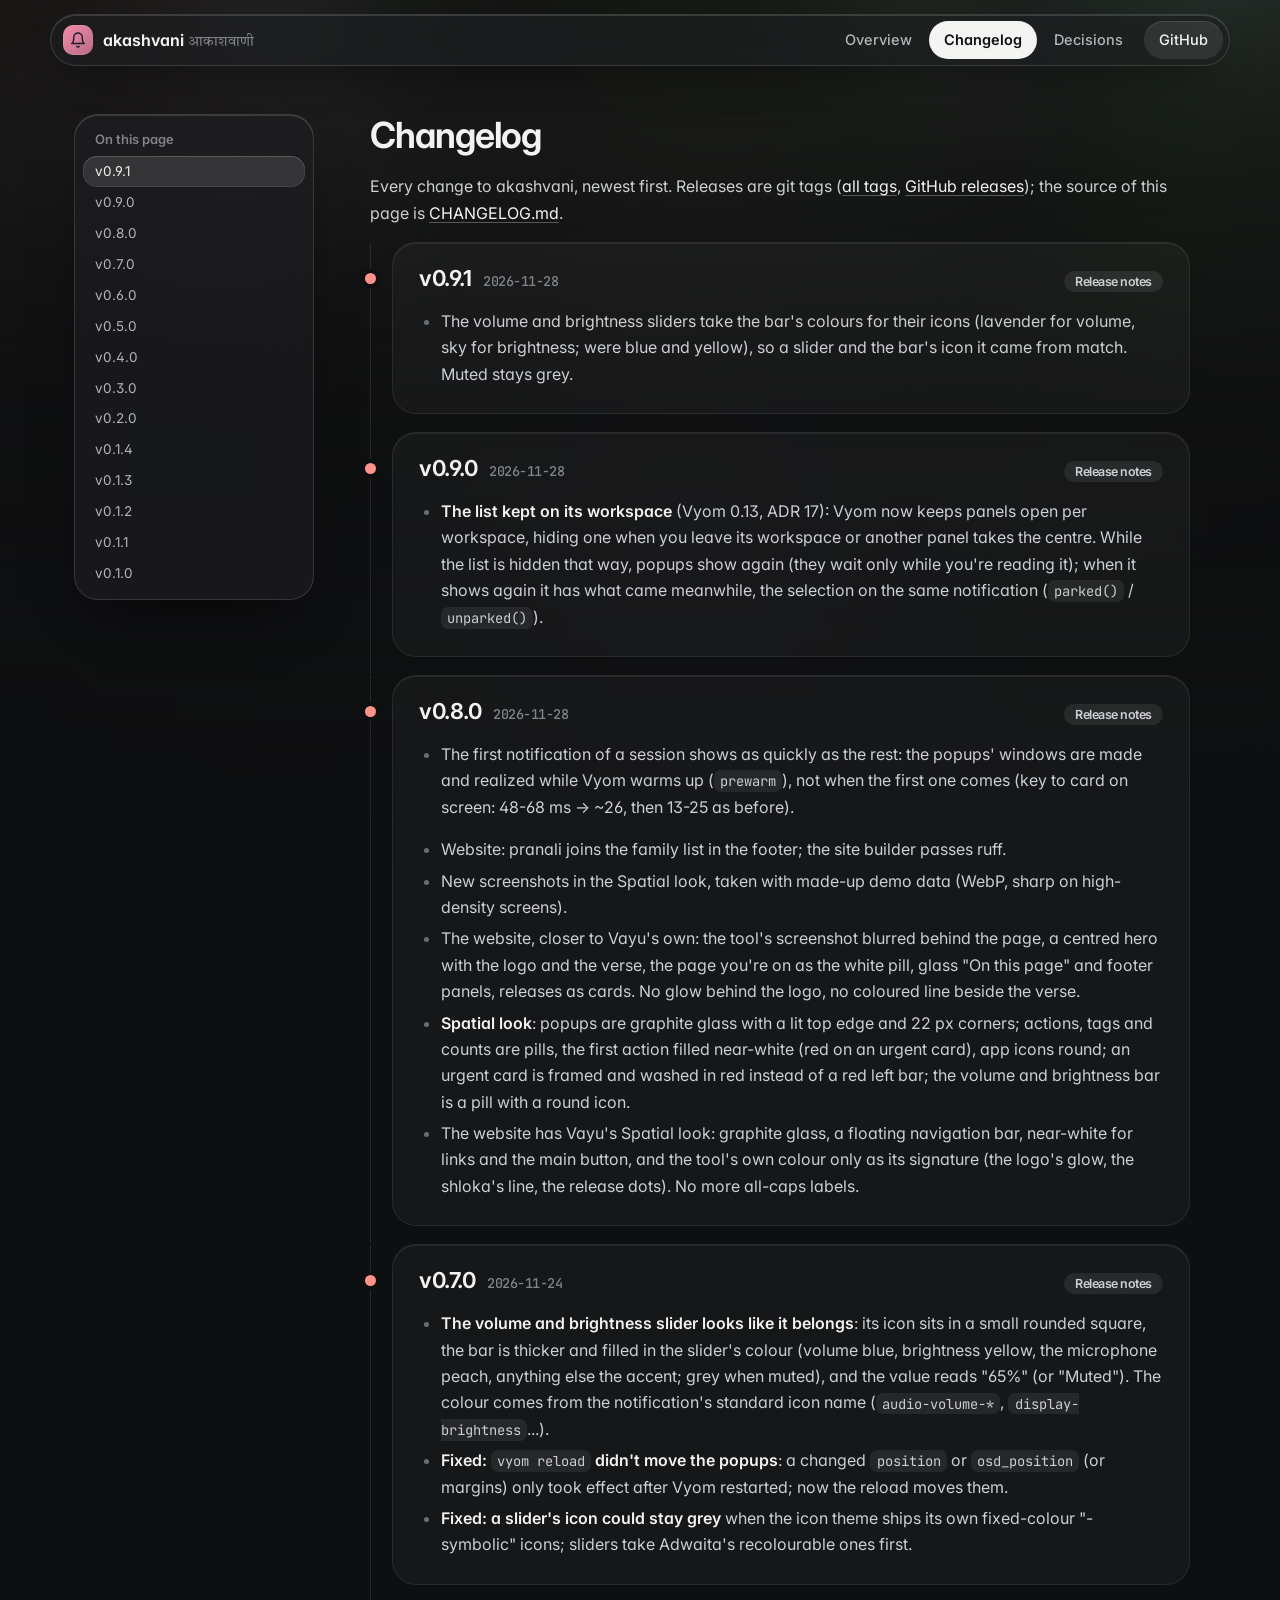
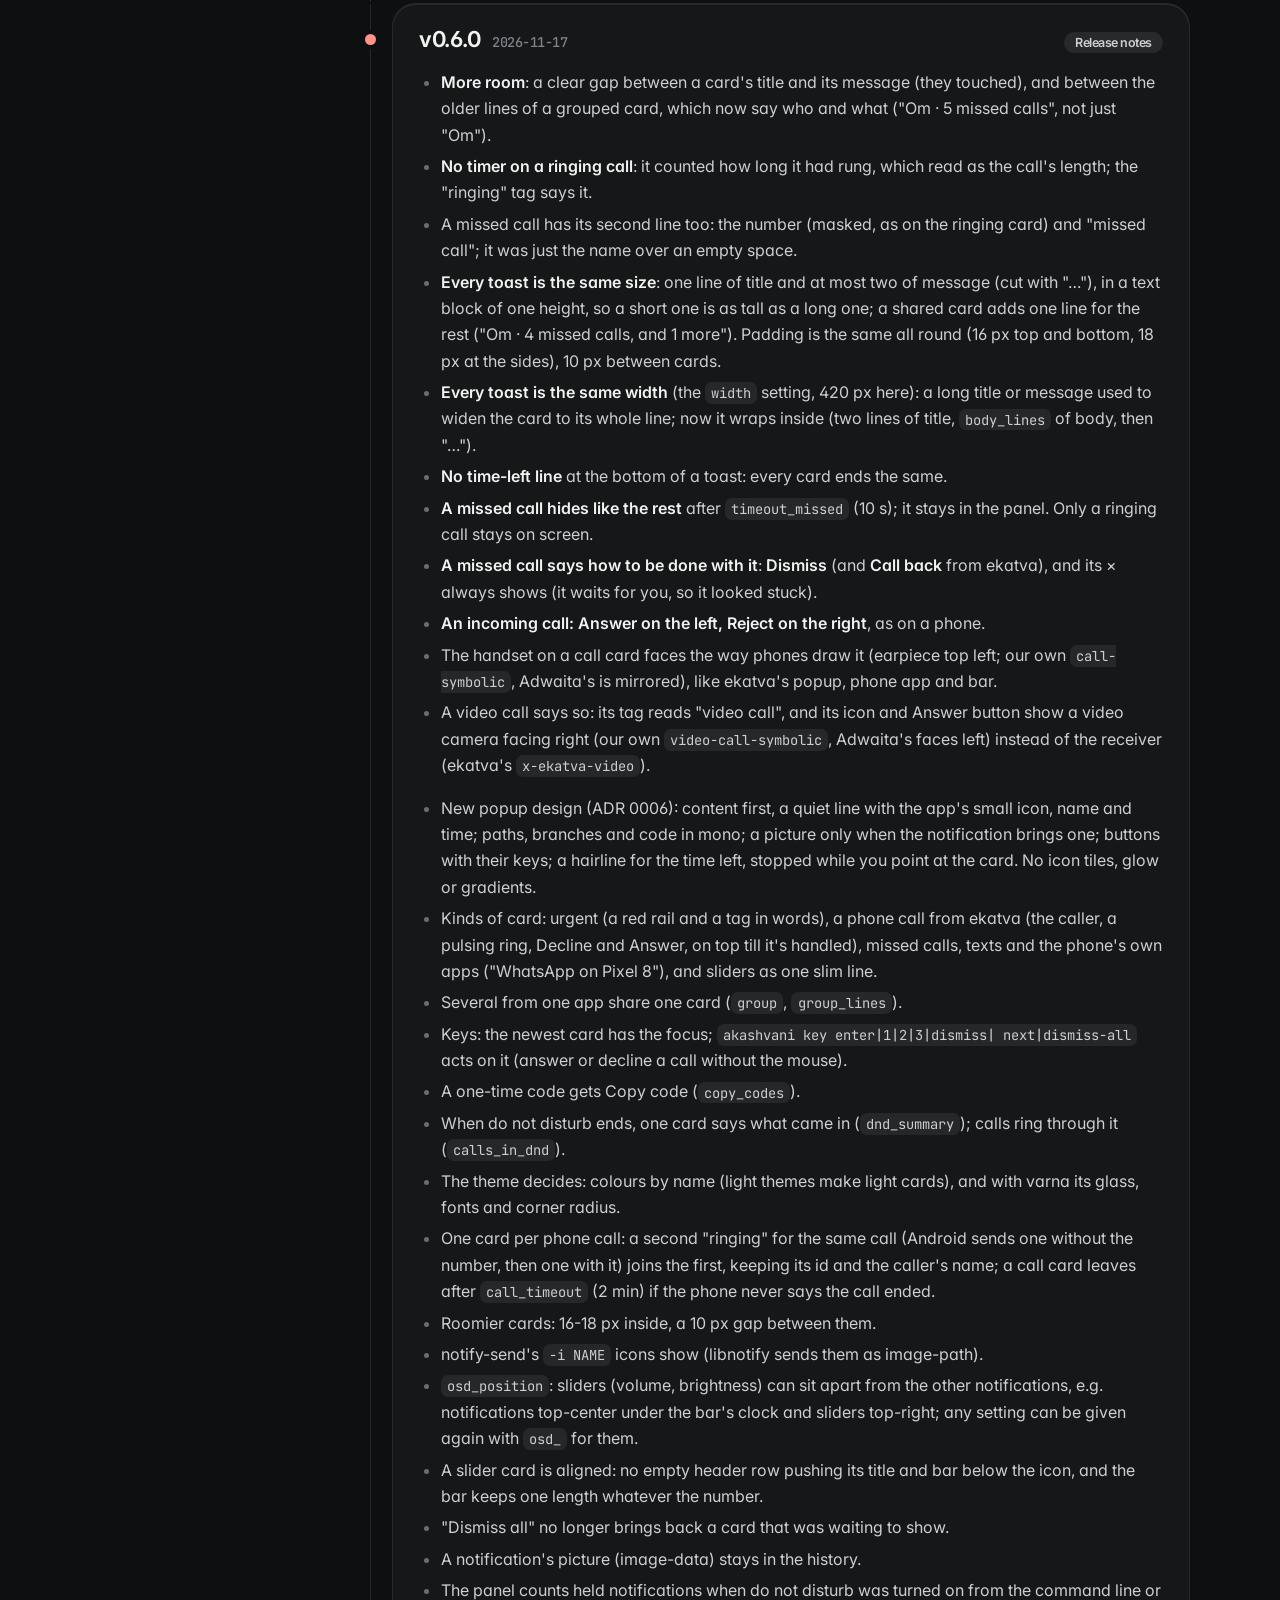
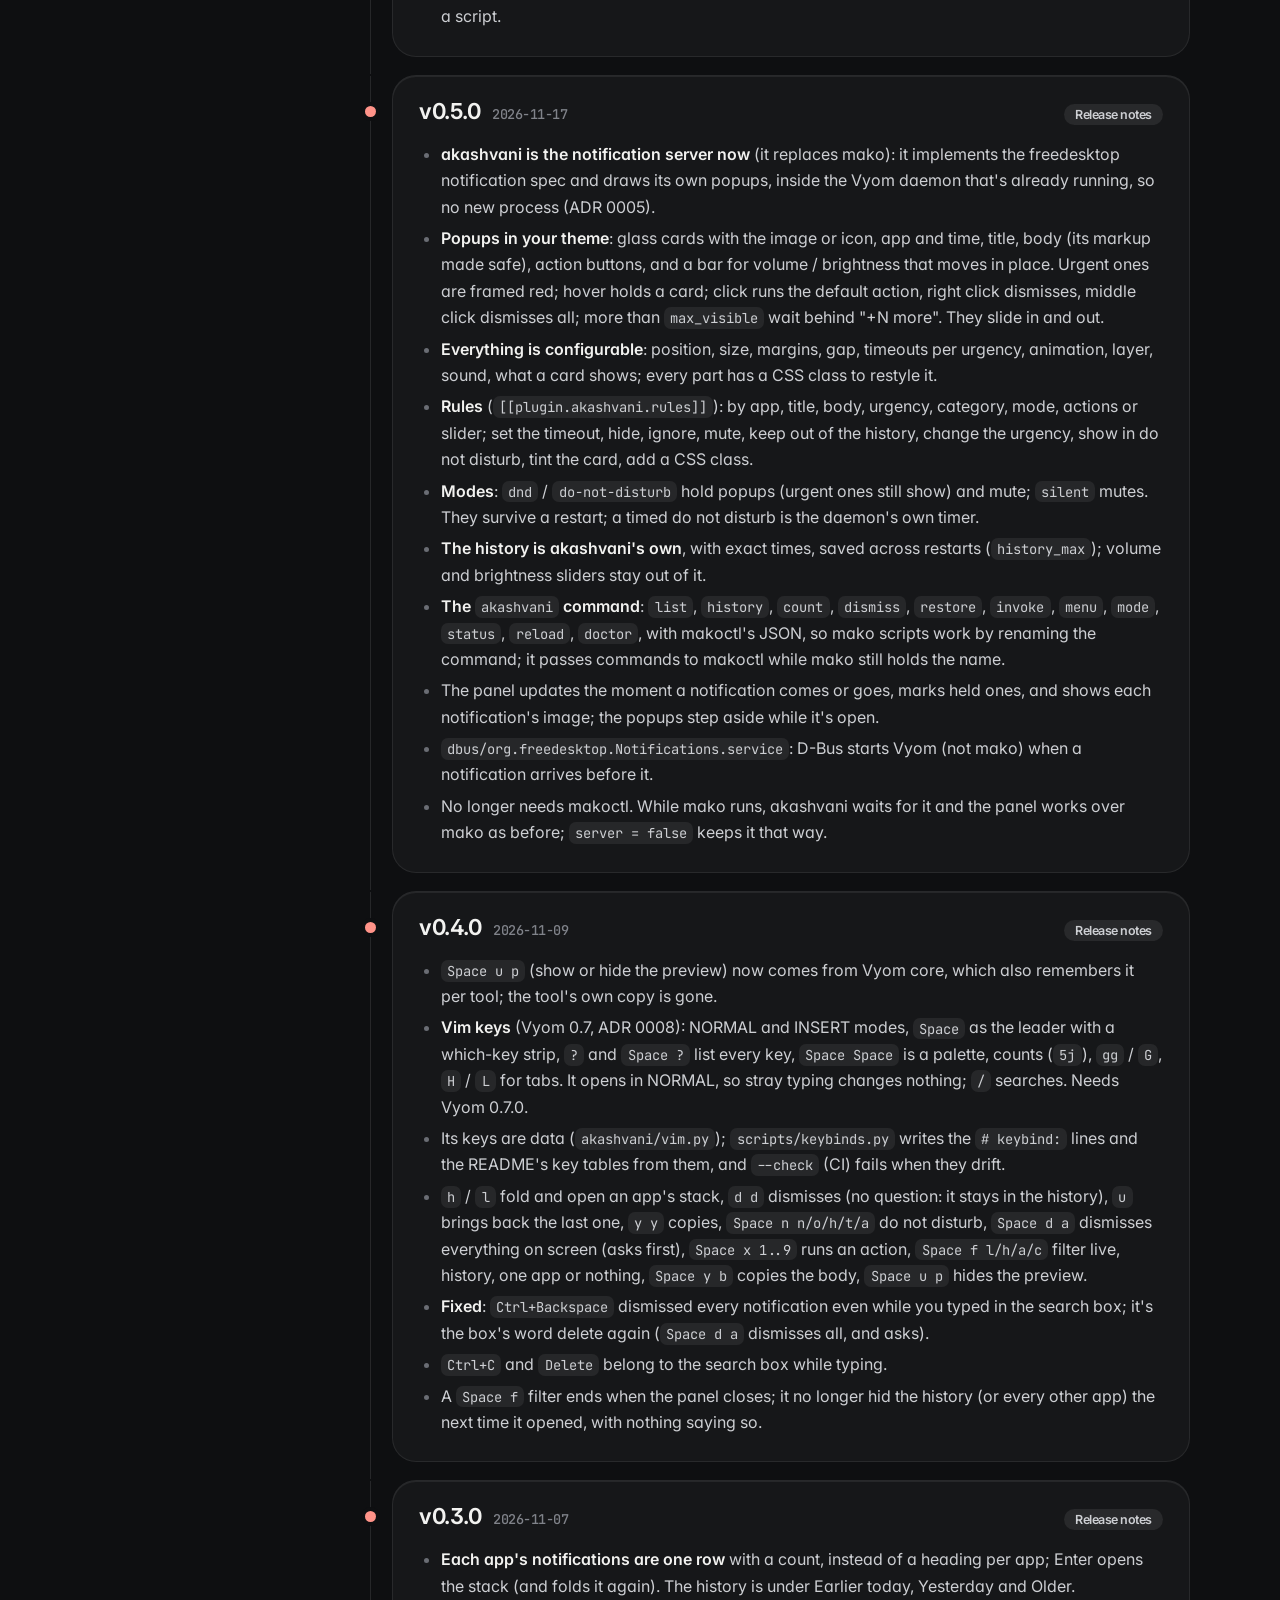
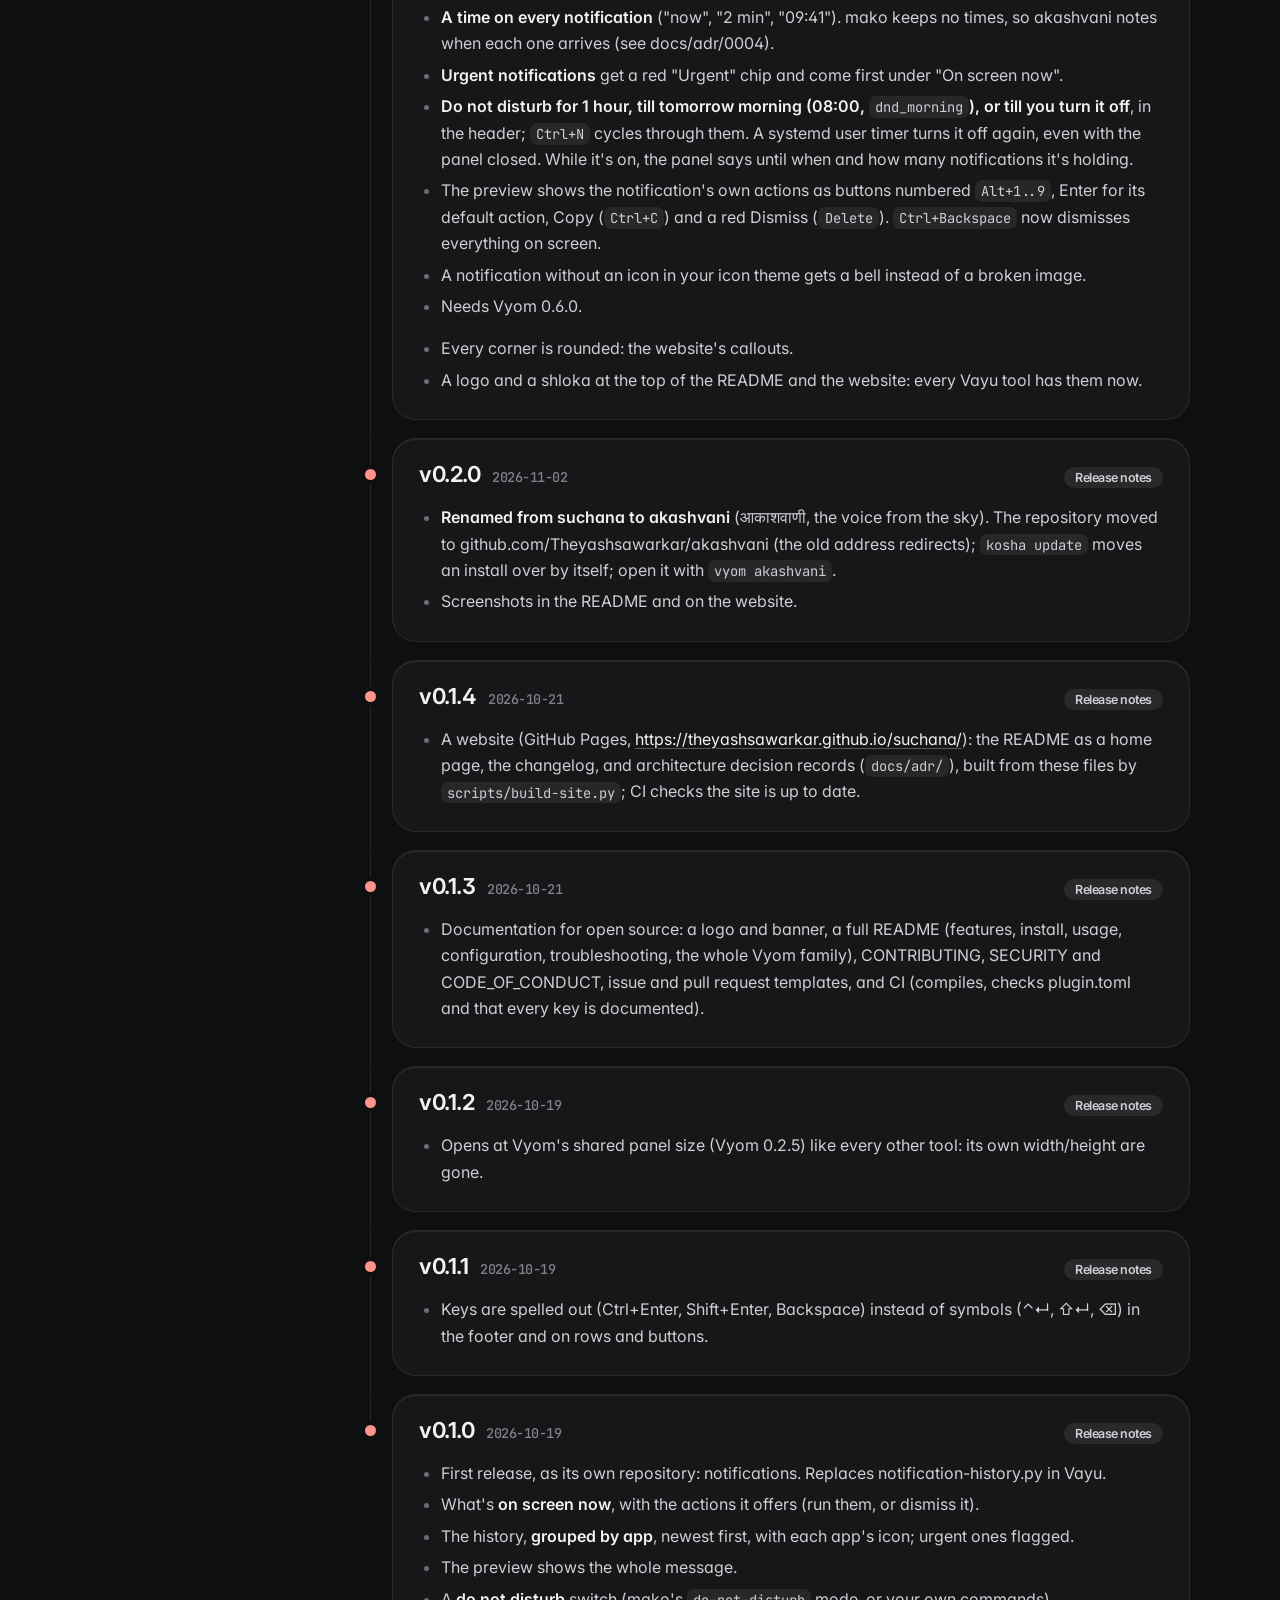
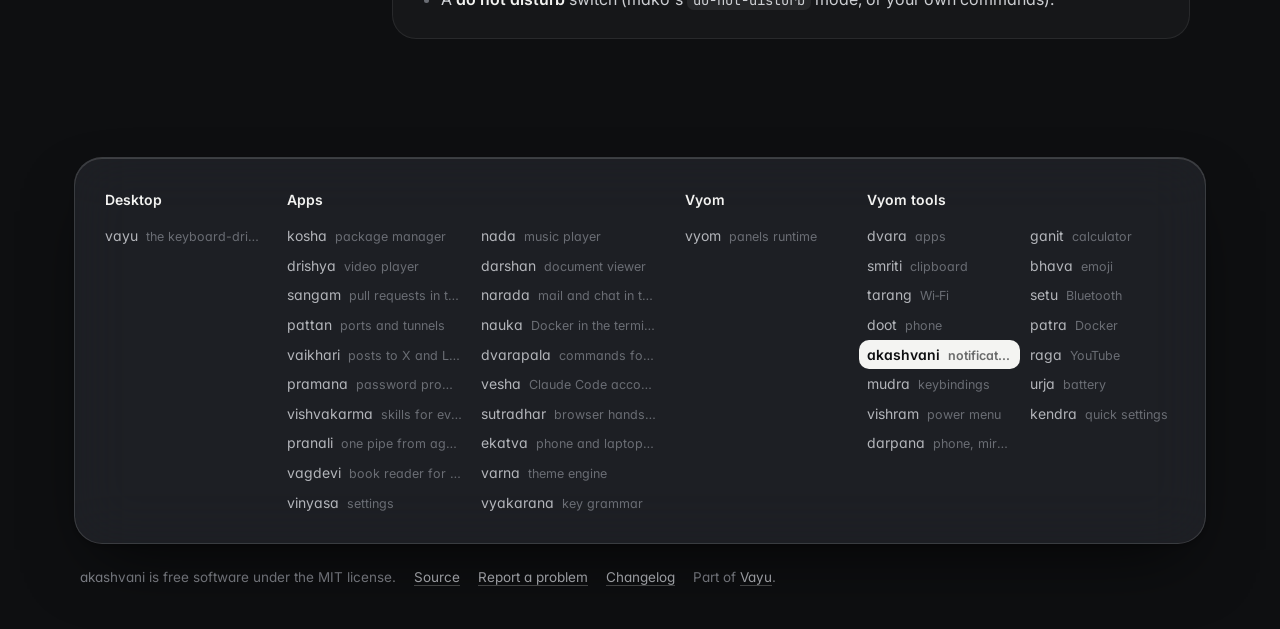
<file: docs/changelog.html>
<!doctype html>
<html lang="en">
<head>
<meta charset="utf-8">
<meta name="viewport" content="width=device-width, initial-scale=1">
<title>Changelog · akashvani</title>
<meta name="description" content="Notifications (mako): what&#x27;s on screen with its actions, each app&#x27;s history stacked with times, a full preview, do not disturb for a while.">
<meta property="og:title" content="Changelog · akashvani">
<meta property="og:description" content="Notifications (mako): what&#x27;s on screen with its actions, each app&#x27;s history stacked with times, a full preview, do not disturb for a while.">
<meta name="theme-color" content="#0e0f11">
<link rel="icon" href="assets/logo.svg" type="image/svg+xml">
<link rel="preconnect" href="https://fonts.googleapis.com">
<link rel="preconnect" href="https://fonts.gstatic.com" crossorigin>
<link href="https://fonts.googleapis.com/css2?family=Inter:wght@400;500;600;700&family=JetBrains+Mono:wght@400;500;600&family=Tiro+Devanagari+Sanskrit&display=swap" rel="stylesheet">
<link rel="stylesheet" href="assets/site.css">
<style>:root{--tool:#ff9389}.backdrop:before{background-image:url("assets/screenshots/akashvani.webp")}</style>
</head>
<body class="sub">
<div class="backdrop" aria-hidden="true"></div>
<header class="top"><div class="in">
<a class="brand" href="index.html"><img src="assets/logo.svg" alt=""><span>akashvani <small>आकाशवाणी</small></span></a>
<nav><a href="index.html" class="">Overview</a><a href="changelog.html" class="on">Changelog</a><a href="adr/index.html" class=" hide">Decisions</a><a class="gh" href="https://github.com/Theyashsawarkar/akashvani">GitHub</a></nav></div></header>

<div class="wrap"><aside class="toc"><b>On this page</b><a class="l2" href="#v091">v0.9.1</a><a class="l2" href="#v090">v0.9.0</a><a class="l2" href="#v080">v0.8.0</a><a class="l2" href="#v070">v0.7.0</a><a class="l2" href="#v060">v0.6.0</a><a class="l2" href="#v050">v0.5.0</a><a class="l2" href="#v040">v0.4.0</a><a class="l2" href="#v030">v0.3.0</a><a class="l2" href="#v020">v0.2.0</a><a class="l2" href="#v014">v0.1.4</a><a class="l2" href="#v013">v0.1.3</a><a class="l2" href="#v012">v0.1.2</a><a class="l2" href="#v011">v0.1.1</a><a class="l2" href="#v010">v0.1.0</a></aside><article>
<h2>Changelog</h2><p>Every change to akashvani, newest first. Releases are git tags (<a href="https://github.com/Theyashsawarkar/akashvani/tags">all tags</a>, <a href="https://github.com/Theyashsawarkar/akashvani/releases">GitHub releases</a>); the source of this page is <a href="https://github.com/Theyashsawarkar/akashvani/blob/main/CHANGELOG.md">CHANGELOG.md</a>.</p><section class="release"><h2 id="v091">v0.9.1<span class="date">2026-11-28</span><a class="tag" href="https://github.com/Theyashsawarkar/akashvani/releases/tag/v0.9.1">Release notes</a></h2><ul><li>The volume and brightness sliders take the bar's colours for their icons (lavender for volume, sky for brightness; were blue and yellow), so a slider and the bar's icon it came from match. Muted stays grey.</li></ul></section><section class="release"><h2 id="v090">v0.9.0<span class="date">2026-11-28</span><a class="tag" href="https://github.com/Theyashsawarkar/akashvani/releases/tag/v0.9.0">Release notes</a></h2><ul><li><strong>The list kept on its workspace</strong> (Vyom 0.13, ADR 17): Vyom now keeps panels open per workspace, hiding one when you leave its workspace or another panel takes the centre. While the list is hidden that way, popups show again (they wait only while you're reading it); when it shows again it has what came meanwhile, the selection on the same notification (<code>parked()</code> / <code>unparked()</code>).</li></ul></section><section class="release"><h2 id="v080">v0.8.0<span class="date">2026-11-28</span><a class="tag" href="https://github.com/Theyashsawarkar/akashvani/releases/tag/v0.8.0">Release notes</a></h2><ul><li>The first notification of a session shows as quickly as the rest: the popups' windows are made and realized while Vyom warms up (<code>prewarm</code>), not when the first one comes (key to card on screen: 48-68 ms -> ~26, then 13-25 as before).</li></ul>
<ul><li>Website: pranali joins the family list in the footer; the site builder passes ruff.</li><li>New screenshots in the Spatial look, taken with made-up demo data (WebP, sharp on high-density screens).</li><li>The website, closer to Vayu's own: the tool's screenshot blurred behind the page, a centred hero with the logo and the verse, the page you're on as the white pill, glass "On this page" and footer panels, releases as cards. No glow behind the logo, no coloured line beside the verse.</li><li><strong>Spatial look</strong>: popups are graphite glass with a lit top edge and 22 px corners; actions, tags and counts are pills, the first action filled near-white (red on an urgent card), app icons round; an urgent card is framed and washed in red instead of a red left bar; the volume and brightness bar is a pill with a round icon.</li><li>The website has Vayu's Spatial look: graphite glass, a floating navigation bar, near-white for links and the main button, and the tool's own colour only as its signature (the logo's glow, the shloka's line, the release dots). No more all-caps labels.</li></ul></section><section class="release"><h2 id="v070">v0.7.0<span class="date">2026-11-24</span><a class="tag" href="https://github.com/Theyashsawarkar/akashvani/releases/tag/v0.7.0">Release notes</a></h2><ul><li><strong>The volume and brightness slider looks like it belongs</strong>: its icon sits in a small rounded square, the bar is thicker and filled in the slider's colour (volume blue, brightness yellow, the microphone peach, anything else the accent; grey when muted), and the value reads "65%" (or "Muted"). The colour comes from the notification's standard icon name (<code>audio-volume-*</code>, <code>display-brightness</code>...).</li><li><strong>Fixed: <code>vyom reload</code> didn't move the popups</strong>: a changed <code>position</code> or <code>osd_position</code> (or margins) only took effect after Vyom restarted; now the reload moves them.</li><li><strong>Fixed: a slider's icon could stay grey</strong> when the icon theme ships its own fixed-colour "-symbolic" icons; sliders take Adwaita's recolourable ones first.</li></ul></section><section class="release"><h2 id="v060">v0.6.0<span class="date">2026-11-17</span><a class="tag" href="https://github.com/Theyashsawarkar/akashvani/releases/tag/v0.6.0">Release notes</a></h2><ul><li><strong>More room</strong>: a clear gap between a card's title and its message (they touched), and between the older lines of a grouped card, which now say who and what ("Om · 5 missed calls", not just "Om").</li><li><strong>No timer on a ringing call</strong>: it counted how long it had rung, which read as the call's length; the "ringing" tag says it.</li><li>A missed call has its second line too: the number (masked, as on the ringing card) and "missed call"; it was just the name over an empty space.</li><li><strong>Every toast is the same size</strong>: one line of title and at most two of message (cut with "…"), in a text block of one height, so a short one is as tall as a long one; a shared card adds one line for the rest ("Om · 4 missed calls, and 1 more"). Padding is the same all round (16 px top and bottom, 18 px at the sides), 10 px between cards.</li><li><strong>Every toast is the same width</strong> (the <code>width</code> setting, 420 px here): a long title or message used to widen the card to its whole line; now it wraps inside (two lines of title, <code>body_lines</code> of body, then "…").</li><li><strong>No time-left line</strong> at the bottom of a toast: every card ends the same.</li><li><strong>A missed call hides like the rest</strong> after <code>timeout_missed</code> (10 s); it stays in the panel. Only a ringing call stays on screen.</li><li><strong>A missed call says how to be done with it</strong>: <strong>Dismiss</strong> (and <strong>Call back</strong> from ekatva), and its × always shows (it waits for you, so it looked stuck).</li><li><strong>An incoming call: Answer on the left, Reject on the right</strong>, as on a phone.</li><li>The handset on a call card faces the way phones draw it (earpiece top left; our own <code>call-symbolic</code>, Adwaita's is mirrored), like ekatva's popup, phone app and bar.</li><li>A video call says so: its tag reads "video call", and its icon and Answer button show a video camera facing right (our own <code>video-call-symbolic</code>, Adwaita's faces left) instead of the receiver (ekatva's <code>x-ekatva-video</code>).</li></ul>
<ul><li>New popup design (ADR 0006): content first, a quiet line with the app's small icon, name and time; paths, branches and code in mono; a picture only when the notification brings one; buttons with their keys; a hairline for the time left, stopped while you point at the card. No icon tiles, glow or gradients.</li><li>Kinds of card: urgent (a red rail and a tag in words), a phone call from ekatva (the caller, a pulsing ring, Decline and Answer, on top till it's handled), missed calls, texts and the phone's own apps ("WhatsApp on Pixel 8"), and sliders as one slim line.</li><li>Several from one app share one card (<code>group</code>, <code>group_lines</code>).</li><li>Keys: the newest card has the focus; <code>akashvani key enter|1|2|3|dismiss| next|dismiss-all</code> acts on it (answer or decline a call without the mouse).</li><li>A one-time code gets Copy code (<code>copy_codes</code>).</li><li>When do not disturb ends, one card says what came in (<code>dnd_summary</code>); calls ring through it (<code>calls_in_dnd</code>).</li><li>The theme decides: colours by name (light themes make light cards), and with varna its glass, fonts and corner radius.</li><li>One card per phone call: a second "ringing" for the same call (Android sends one without the number, then one with it) joins the first, keeping its id and the caller's name; a call card leaves after <code>call_timeout</code> (2 min) if the phone never says the call ended.</li><li>Roomier cards: 16-18 px inside, a 10 px gap between them.</li><li>notify-send's <code>-i NAME</code> icons show (libnotify sends them as image-path).</li><li><code>osd_position</code>: sliders (volume, brightness) can sit apart from the other notifications, e.g. notifications top-center under the bar's clock and sliders top-right; any setting can be given again with <code>osd_</code> for them.</li><li>A slider card is aligned: no empty header row pushing its title and bar below the icon, and the bar keeps one length whatever the number.</li><li>"Dismiss all" no longer brings back a card that was waiting to show.</li><li>A notification's picture (image-data) stays in the history.</li><li>The panel counts held notifications when do not disturb was turned on from the command line or a script.</li></ul></section><section class="release"><h2 id="v050">v0.5.0<span class="date">2026-11-17</span><a class="tag" href="https://github.com/Theyashsawarkar/akashvani/releases/tag/v0.5.0">Release notes</a></h2><ul><li><strong>akashvani is the notification server now</strong> (it replaces mako): it implements the freedesktop notification spec and draws its own popups, inside the Vyom daemon that's already running, so no new process (ADR 0005).</li><li><strong>Popups in your theme</strong>: glass cards with the image or icon, app and time, title, body (its markup made safe), action buttons, and a bar for volume / brightness that moves in place. Urgent ones are framed red; hover holds a card; click runs the default action, right click dismisses, middle click dismisses all; more than <code>max_visible</code> wait behind "+N more". They slide in and out.</li><li><strong>Everything is configurable</strong>: position, size, margins, gap, timeouts per urgency, animation, layer, sound, what a card shows; every part has a CSS class to restyle it.</li><li><strong>Rules</strong> (<code>[[plugin.akashvani.rules]]</code>): by app, title, body, urgency, category, mode, actions or slider; set the timeout, hide, ignore, mute, keep out of the history, change the urgency, show in do not disturb, tint the card, add a CSS class.</li><li><strong>Modes</strong>: <code>dnd</code> / <code>do-not-disturb</code> hold popups (urgent ones still show) and mute; <code>silent</code> mutes. They survive a restart; a timed do not disturb is the daemon's own timer.</li><li><strong>The history is akashvani's own</strong>, with exact times, saved across restarts (<code>history_max</code>); volume and brightness sliders stay out of it.</li><li><strong>The <code>akashvani</code> command</strong>: <code>list</code>, <code>history</code>, <code>count</code>, <code>dismiss</code>, <code>restore</code>, <code>invoke</code>, <code>menu</code>, <code>mode</code>, <code>status</code>, <code>reload</code>, <code>doctor</code>, with makoctl's JSON, so mako scripts work by renaming the command; it passes commands to makoctl while mako still holds the name.</li><li>The panel updates the moment a notification comes or goes, marks held ones, and shows each notification's image; the popups step aside while it's open.</li><li><code>dbus/org.freedesktop.Notifications.service</code>: D-Bus starts Vyom (not mako) when a notification arrives before it.</li><li>No longer needs makoctl. While mako runs, akashvani waits for it and the panel works over mako as before; <code>server = false</code> keeps it that way.</li></ul></section><section class="release"><h2 id="v040">v0.4.0<span class="date">2026-11-09</span><a class="tag" href="https://github.com/Theyashsawarkar/akashvani/releases/tag/v0.4.0">Release notes</a></h2><ul><li><code>Space u p</code> (show or hide the preview) now comes from Vyom core, which also remembers it per tool; the tool's own copy is gone.</li><li><strong>Vim keys</strong> (Vyom 0.7, ADR 0008): NORMAL and INSERT modes, <code>Space</code> as the leader with a which-key strip, <code>?</code> and <code>Space ?</code> list every key, <code>Space Space</code> is a palette, counts (<code>5j</code>), <code>gg</code> / <code>G</code>, <code>H</code> / <code>L</code> for tabs. It opens in NORMAL, so stray typing changes nothing; <code>/</code> searches. Needs Vyom 0.7.0.</li><li>Its keys are data (<code>akashvani/vim.py</code>); <code>scripts/keybinds.py</code> writes the <code># keybind:</code> lines and the README's key tables from them, and <code>--check</code> (CI) fails when they drift.</li><li><code>h</code> / <code>l</code> fold and open an app's stack, <code>d d</code> dismisses (no question: it stays in the history), <code>u</code> brings back the last one, <code>y y</code> copies, <code>Space n n/o/h/t/a</code> do not disturb, <code>Space d a</code> dismisses everything on screen (asks first), <code>Space x 1..9</code> runs an action, <code>Space f l/h/a/c</code> filter live, history, one app or nothing, <code>Space y b</code> copies the body, <code>Space u p</code> hides the preview.</li><li><strong>Fixed</strong>: <code>Ctrl+Backspace</code> dismissed every notification even while you typed in the search box; it's the box's word delete again (<code>Space d a</code> dismisses all, and asks).</li><li><code>Ctrl+C</code> and <code>Delete</code> belong to the search box while typing.</li><li>A <code>Space f</code> filter ends when the panel closes; it no longer hid the history (or every other app) the next time it opened, with nothing saying so.</li></ul></section><section class="release"><h2 id="v030">v0.3.0<span class="date">2026-11-07</span><a class="tag" href="https://github.com/Theyashsawarkar/akashvani/releases/tag/v0.3.0">Release notes</a></h2><ul><li><strong>Each app's notifications are one row</strong> with a count, instead of a heading per app; Enter opens the stack (and folds it again). The history is under Earlier today, Yesterday and Older.</li><li><strong>A time on every notification</strong> ("now", "2 min", "09:41"). mako keeps no times, so akashvani notes when each one arrives (see docs/adr/0004).</li><li><strong>Urgent notifications</strong> get a red "Urgent" chip and come first under "On screen now".</li><li><strong>Do not disturb for 1 hour, till tomorrow morning (08:00, <code>dnd_morning</code>), or till you turn it off</strong>, in the header; <code>Ctrl+N</code> cycles through them. A systemd user timer turns it off again, even with the panel closed. While it's on, the panel says until when and how many notifications it's holding.</li><li>The preview shows the notification's own actions as buttons numbered <code>Alt+1..9</code>, Enter for its default action, Copy (<code>Ctrl+C</code>) and a red Dismiss (<code>Delete</code>). <code>Ctrl+Backspace</code> now dismisses everything on screen.</li><li>A notification without an icon in your icon theme gets a bell instead of a broken image.</li><li>Needs Vyom 0.6.0.</li></ul>
<ul><li>Every corner is rounded: the website's callouts.</li><li>A logo and a shloka at the top of the README and the website: every Vayu tool has them now.</li></ul></section><section class="release"><h2 id="v020">v0.2.0<span class="date">2026-11-02</span><a class="tag" href="https://github.com/Theyashsawarkar/akashvani/releases/tag/v0.2.0">Release notes</a></h2><ul><li><strong>Renamed from suchana to akashvani</strong> (आकाशवाणी, the voice from the sky). The repository moved to github.com/Theyashsawarkar/akashvani (the old address redirects); <code>kosha update</code> moves an install over by itself; open it with <code>vyom akashvani</code>.</li><li>Screenshots in the README and on the website.</li></ul></section><section class="release"><h2 id="v014">v0.1.4<span class="date">2026-10-21</span><a class="tag" href="https://github.com/Theyashsawarkar/akashvani/releases/tag/v0.1.4">Release notes</a></h2><ul><li>A website (GitHub Pages, <a href="https://theyashsawarkar.github.io/suchana/">https://theyashsawarkar.github.io/suchana/</a>): the README as a home page, the changelog, and architecture decision records (<code>docs/adr/</code>), built from these files by <code>scripts/build-site.py</code>; CI checks the site is up to date.</li></ul></section><section class="release"><h2 id="v013">v0.1.3<span class="date">2026-10-21</span><a class="tag" href="https://github.com/Theyashsawarkar/akashvani/releases/tag/v0.1.3">Release notes</a></h2><ul><li>Documentation for open source: a logo and banner, a full README (features, install, usage, configuration, troubleshooting, the whole Vyom family), CONTRIBUTING, SECURITY and CODE_OF_CONDUCT, issue and pull request templates, and CI (compiles, checks plugin.toml and that every key is documented).</li></ul></section><section class="release"><h2 id="v012">v0.1.2<span class="date">2026-10-19</span><a class="tag" href="https://github.com/Theyashsawarkar/akashvani/releases/tag/v0.1.2">Release notes</a></h2><ul><li>Opens at Vyom's shared panel size (Vyom 0.2.5) like every other tool: its own width/height are gone.</li></ul></section><section class="release"><h2 id="v011">v0.1.1<span class="date">2026-10-19</span><a class="tag" href="https://github.com/Theyashsawarkar/akashvani/releases/tag/v0.1.1">Release notes</a></h2><ul><li>Keys are spelled out (Ctrl+Enter, Shift+Enter, Backspace) instead of symbols (⌃↵, ⇧↵, ⌫) in the footer and on rows and buttons.</li></ul></section><section class="release"><h2 id="v010">v0.1.0<span class="date">2026-10-19</span><a class="tag" href="https://github.com/Theyashsawarkar/akashvani/releases/tag/v0.1.0">Release notes</a></h2><ul><li>First release, as its own repository: notifications. Replaces notification-history.py in Vayu.</li><li>What's <strong>on screen now</strong>, with the actions it offers (run them, or dismiss it).</li><li>The history, <strong>grouped by app</strong>, newest first, with each app's icon; urgent ones flagged.</li><li>The preview shows the whole message.</li><li>A <strong>do not disturb</strong> switch (mako's <code>do-not-disturb</code> mode, or your own commands).</li></ul></section>
</article></div>
<footer><div class="in glass"><div class=""><h4>Desktop</h4><div class="list"><a href="https://vayu.theyashsawarkar.dev/" class="">vayu <span>the keyboard-driven Wayland desktop</span></a></div></div><div class="g2"><h4>Apps</h4><div class="list"><a href="https://kosha.theyashsawarkar.dev/" class="">kosha <span>package manager</span></a><a href="https://nada.theyashsawarkar.dev/" class="">nada <span>music player</span></a><a href="https://drishya.theyashsawarkar.dev/" class="">drishya <span>video player</span></a><a href="https://darshan.theyashsawarkar.dev/" class="">darshan <span>document viewer</span></a><a href="https://sangam.theyashsawarkar.dev/" class="">sangam <span>pull requests in the terminal</span></a><a href="https://narada.theyashsawarkar.dev/" class="">narada <span>mail and chat in the terminal</span></a><a href="https://pattan.theyashsawarkar.dev/" class="">pattan <span>ports and tunnels</span></a><a href="https://nauka.theyashsawarkar.dev/" class="">nauka <span>Docker in the terminal</span></a><a href="https://vaikhari.theyashsawarkar.dev/" class="">vaikhari <span>posts to X and LinkedIn</span></a><a href="https://dvarapala.theyashsawarkar.dev/" class="">dvarapala <span>commands for AI agents, approved</span></a><a href="https://pramana.theyashsawarkar.dev/" class="">pramana <span>password prompts</span></a><a href="https://vesha.theyashsawarkar.dev/" class="">vesha <span>Claude Code accounts</span></a><a href="https://vishvakarma.theyashsawarkar.dev/" class="">vishvakarma <span>skills for every AI agent</span></a><a href="https://sutradhar.theyashsawarkar.dev/" class="">sutradhar <span>browser hands for AI agents</span></a><a href="https://pranali.theyashsawarkar.dev/" class="">pranali <span>one pipe from agents to tools</span></a><a href="https://ekatva.theyashsawarkar.dev/" class="">ekatva <span>phone and laptop, linked</span></a><a href="https://vagdevi.theyashsawarkar.dev/" class="">vagdevi <span>book reader for Android</span></a><a href="https://varna.theyashsawarkar.dev/" class="">varna <span>theme engine</span></a><a href="https://vinyasa.theyashsawarkar.dev/" class="">vinyasa <span>settings</span></a><a href="https://vyakarana.theyashsawarkar.dev/" class="">vyakarana <span>key grammar</span></a></div></div><div class=""><h4>Vyom</h4><div class="list"><a href="https://vyom.theyashsawarkar.dev/" class="">vyom <span>panels runtime</span></a></div></div><div class="g2"><h4>Vyom tools</h4><div class="list"><a href="https://dvara.theyashsawarkar.dev/" class="">dvara <span>apps</span></a><a href="https://ganit.theyashsawarkar.dev/" class="">ganit <span>calculator</span></a><a href="https://smriti.theyashsawarkar.dev/" class="">smriti <span>clipboard</span></a><a href="https://bhava.theyashsawarkar.dev/" class="">bhava <span>emoji</span></a><a href="https://tarang.theyashsawarkar.dev/" class="">tarang <span>Wi‑Fi</span></a><a href="https://setu.theyashsawarkar.dev/" class="">setu <span>Bluetooth</span></a><a href="https://doot.theyashsawarkar.dev/" class="">doot <span>phone</span></a><a href="https://patra.theyashsawarkar.dev/" class="">patra <span>Docker</span></a><a href="https://akashvani.theyashsawarkar.dev/" class="me" aria-current="page">akashvani <span>notifications</span></a><a href="https://raga.theyashsawarkar.dev/" class="">raga <span>YouTube</span></a><a href="https://mudra.theyashsawarkar.dev/" class="">mudra <span>keybindings</span></a><a href="https://urja.theyashsawarkar.dev/" class="">urja <span>battery</span></a><a href="https://vishram.theyashsawarkar.dev/" class="">vishram <span>power menu</span></a><a href="https://kendra.theyashsawarkar.dev/" class="">kendra <span>quick settings</span></a><a href="https://darpana.theyashsawarkar.dev/" class="">darpana <span>phone, mirrored</span></a></div></div></div>
<div class="bottom"><span>akashvani is free software under the MIT license.</span><a href="https://github.com/Theyashsawarkar/akashvani">Source</a><a href="https://github.com/Theyashsawarkar/akashvani/issues">Report a problem</a><a href="changelog.html">Changelog</a><span>Part of <a href="https://vayu.theyashsawarkar.dev/">Vayu</a>.</span></div></footer>
<script>
document.querySelectorAll('pre.code').forEach(p=>{const b=document.createElement('button');b.className='copy';b.type='button';b.textContent='Copy';
b.onclick=()=>{navigator.clipboard.writeText(p.querySelector('code').innerText).then(()=>{b.textContent='Copied';b.classList.add('done');setTimeout(()=>{b.textContent='Copy';b.classList.remove('done')},1400)})};p.appendChild(b)});
const links=[...document.querySelectorAll('.toc a')];if(links.length){const hs=links.map(a=>document.getElementById(a.hash.slice(1))).filter(Boolean);
const on=()=>{let cur=hs[0];for(const h of hs){if(h.getBoundingClientRect().top<120)cur=h}links.forEach(a=>a.classList.toggle('on',cur&&a.hash==='#'+cur.id))};
addEventListener('scroll',on,{passive:true});on()}
</script>
</body>
</html>
</file>
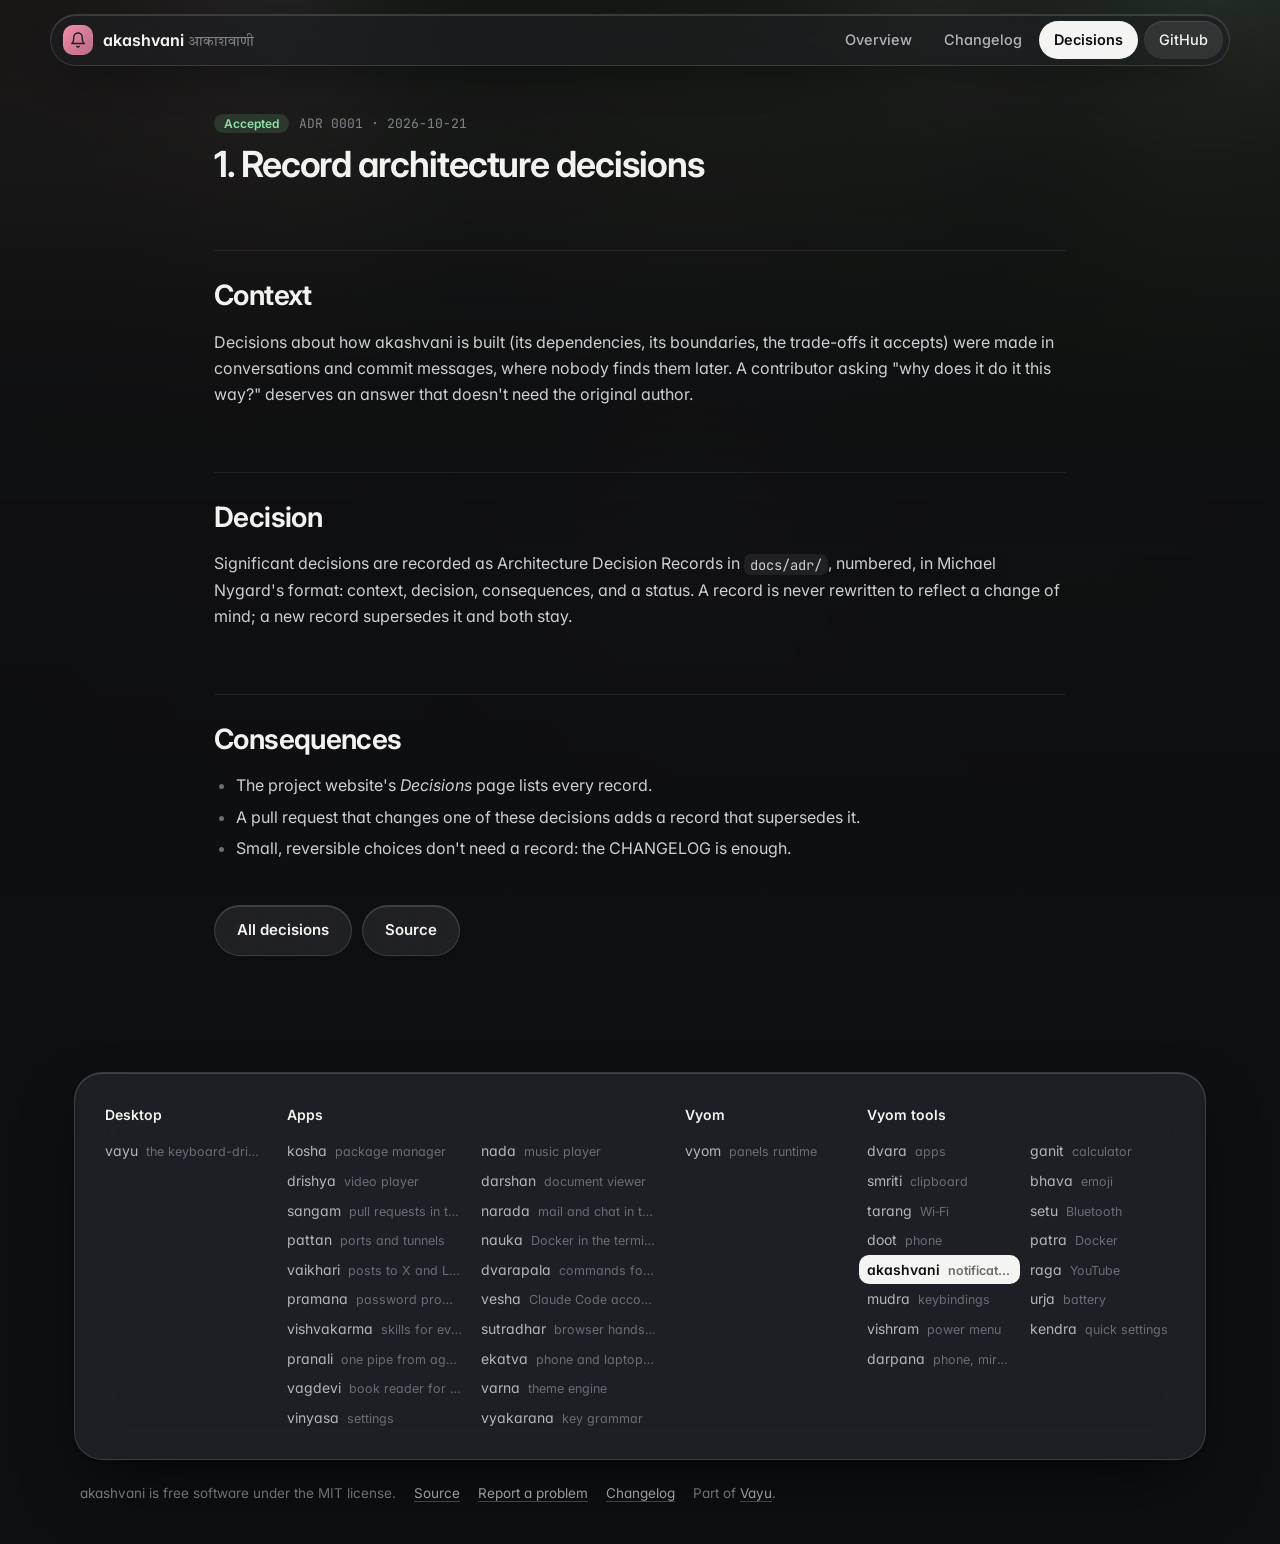
<file: docs/adr/0001-record-architecture-decisions.html>
<!doctype html>
<html lang="en">
<head>
<meta charset="utf-8">
<meta name="viewport" content="width=device-width, initial-scale=1">
<title>ADR 0001: 1. Record architecture decisions · akashvani</title>
<meta name="description" content="Notifications (mako): what&#x27;s on screen with its actions, each app&#x27;s history stacked with times, a full preview, do not disturb for a while.">
<meta property="og:title" content="ADR 0001: 1. Record architecture decisions · akashvani">
<meta property="og:description" content="Notifications (mako): what&#x27;s on screen with its actions, each app&#x27;s history stacked with times, a full preview, do not disturb for a while.">
<meta name="theme-color" content="#0e0f11">
<link rel="icon" href="../assets/logo.svg" type="image/svg+xml">
<link rel="preconnect" href="https://fonts.googleapis.com">
<link rel="preconnect" href="https://fonts.gstatic.com" crossorigin>
<link href="https://fonts.googleapis.com/css2?family=Inter:wght@400;500;600;700&family=JetBrains+Mono:wght@400;500;600&family=Tiro+Devanagari+Sanskrit&display=swap" rel="stylesheet">
<link rel="stylesheet" href="../assets/site.css">
<style>:root{--tool:#ff9389}.backdrop:before{background-image:url("../assets/screenshots/akashvani.webp")}</style>
</head>
<body class="sub">
<div class="backdrop" aria-hidden="true"></div>
<header class="top"><div class="in">
<a class="brand" href="../index.html"><img src="../assets/logo.svg" alt=""><span>akashvani <small>आकाशवाणी</small></span></a>
<nav><a href="../index.html" class="">Overview</a><a href="../changelog.html" class="">Changelog</a><a href="../adr/index.html" class="on hide">Decisions</a><a class="gh" href="https://github.com/Theyashsawarkar/akashvani">GitHub</a></nav></div></header>

<div class="wrap solo"><article>
<p class="adrmeta"><span class="status accepted">Accepted</span> <span>ADR 0001 · 2026-10-21</span></p><h2 id="1-record-architecture-decisions"><a class="anchor" href="#1-record-architecture-decisions">#</a>1. Record architecture decisions</h2>
<h2 id="context"><a class="anchor" href="#context">#</a>Context</h2>
<p>Decisions about how akashvani is built (its dependencies, its boundaries, the trade-offs it accepts) were made in conversations and commit messages, where nobody finds them later. A contributor asking "why does it do it this way?" deserves an answer that doesn't need the original author.</p>
<h2 id="decision"><a class="anchor" href="#decision">#</a>Decision</h2>
<p>Significant decisions are recorded as Architecture Decision Records in <code>docs/adr/</code>, numbered, in Michael Nygard's format: context, decision, consequences, and a status. A record is never rewritten to reflect a change of mind; a new record supersedes it and both stay.</p>
<h2 id="consequences"><a class="anchor" href="#consequences">#</a>Consequences</h2>
<ul><li>The project website's <em>Decisions</em> page lists every record.</li><li>A pull request that changes one of these decisions adds a record that supersedes it.</li><li>Small, reversible choices don't need a record: the CHANGELOG is enough.</li></ul><p class="back"><a class="btn" href="index.html">All decisions</a><a class="btn" href="https://github.com/Theyashsawarkar/akashvani/blob/main/docs/adr/0001-record-architecture-decisions.md">Source</a></p>
</article></div>
<footer><div class="in glass"><div class=""><h4>Desktop</h4><div class="list"><a href="https://vayu.theyashsawarkar.dev/" class="">vayu <span>the keyboard-driven Wayland desktop</span></a></div></div><div class="g2"><h4>Apps</h4><div class="list"><a href="https://kosha.theyashsawarkar.dev/" class="">kosha <span>package manager</span></a><a href="https://nada.theyashsawarkar.dev/" class="">nada <span>music player</span></a><a href="https://drishya.theyashsawarkar.dev/" class="">drishya <span>video player</span></a><a href="https://darshan.theyashsawarkar.dev/" class="">darshan <span>document viewer</span></a><a href="https://sangam.theyashsawarkar.dev/" class="">sangam <span>pull requests in the terminal</span></a><a href="https://narada.theyashsawarkar.dev/" class="">narada <span>mail and chat in the terminal</span></a><a href="https://pattan.theyashsawarkar.dev/" class="">pattan <span>ports and tunnels</span></a><a href="https://nauka.theyashsawarkar.dev/" class="">nauka <span>Docker in the terminal</span></a><a href="https://vaikhari.theyashsawarkar.dev/" class="">vaikhari <span>posts to X and LinkedIn</span></a><a href="https://dvarapala.theyashsawarkar.dev/" class="">dvarapala <span>commands for AI agents, approved</span></a><a href="https://pramana.theyashsawarkar.dev/" class="">pramana <span>password prompts</span></a><a href="https://vesha.theyashsawarkar.dev/" class="">vesha <span>Claude Code accounts</span></a><a href="https://vishvakarma.theyashsawarkar.dev/" class="">vishvakarma <span>skills for every AI agent</span></a><a href="https://sutradhar.theyashsawarkar.dev/" class="">sutradhar <span>browser hands for AI agents</span></a><a href="https://pranali.theyashsawarkar.dev/" class="">pranali <span>one pipe from agents to tools</span></a><a href="https://ekatva.theyashsawarkar.dev/" class="">ekatva <span>phone and laptop, linked</span></a><a href="https://vagdevi.theyashsawarkar.dev/" class="">vagdevi <span>book reader for Android</span></a><a href="https://varna.theyashsawarkar.dev/" class="">varna <span>theme engine</span></a><a href="https://vinyasa.theyashsawarkar.dev/" class="">vinyasa <span>settings</span></a><a href="https://vyakarana.theyashsawarkar.dev/" class="">vyakarana <span>key grammar</span></a></div></div><div class=""><h4>Vyom</h4><div class="list"><a href="https://vyom.theyashsawarkar.dev/" class="">vyom <span>panels runtime</span></a></div></div><div class="g2"><h4>Vyom tools</h4><div class="list"><a href="https://dvara.theyashsawarkar.dev/" class="">dvara <span>apps</span></a><a href="https://ganit.theyashsawarkar.dev/" class="">ganit <span>calculator</span></a><a href="https://smriti.theyashsawarkar.dev/" class="">smriti <span>clipboard</span></a><a href="https://bhava.theyashsawarkar.dev/" class="">bhava <span>emoji</span></a><a href="https://tarang.theyashsawarkar.dev/" class="">tarang <span>Wi‑Fi</span></a><a href="https://setu.theyashsawarkar.dev/" class="">setu <span>Bluetooth</span></a><a href="https://doot.theyashsawarkar.dev/" class="">doot <span>phone</span></a><a href="https://patra.theyashsawarkar.dev/" class="">patra <span>Docker</span></a><a href="https://akashvani.theyashsawarkar.dev/" class="me" aria-current="page">akashvani <span>notifications</span></a><a href="https://raga.theyashsawarkar.dev/" class="">raga <span>YouTube</span></a><a href="https://mudra.theyashsawarkar.dev/" class="">mudra <span>keybindings</span></a><a href="https://urja.theyashsawarkar.dev/" class="">urja <span>battery</span></a><a href="https://vishram.theyashsawarkar.dev/" class="">vishram <span>power menu</span></a><a href="https://kendra.theyashsawarkar.dev/" class="">kendra <span>quick settings</span></a><a href="https://darpana.theyashsawarkar.dev/" class="">darpana <span>phone, mirrored</span></a></div></div></div>
<div class="bottom"><span>akashvani is free software under the MIT license.</span><a href="https://github.com/Theyashsawarkar/akashvani">Source</a><a href="https://github.com/Theyashsawarkar/akashvani/issues">Report a problem</a><a href="../changelog.html">Changelog</a><span>Part of <a href="https://vayu.theyashsawarkar.dev/">Vayu</a>.</span></div></footer>
<script>
document.querySelectorAll('pre.code').forEach(p=>{const b=document.createElement('button');b.className='copy';b.type='button';b.textContent='Copy';
b.onclick=()=>{navigator.clipboard.writeText(p.querySelector('code').innerText).then(()=>{b.textContent='Copied';b.classList.add('done');setTimeout(()=>{b.textContent='Copy';b.classList.remove('done')},1400)})};p.appendChild(b)});
const links=[...document.querySelectorAll('.toc a')];if(links.length){const hs=links.map(a=>document.getElementById(a.hash.slice(1))).filter(Boolean);
const on=()=>{let cur=hs[0];for(const h of hs){if(h.getBoundingClientRect().top<120)cur=h}links.forEach(a=>a.classList.toggle('on',cur&&a.hash==='#'+cur.id))};
addEventListener('scroll',on,{passive:true});on()}
</script>
</body>
</html>
</file>
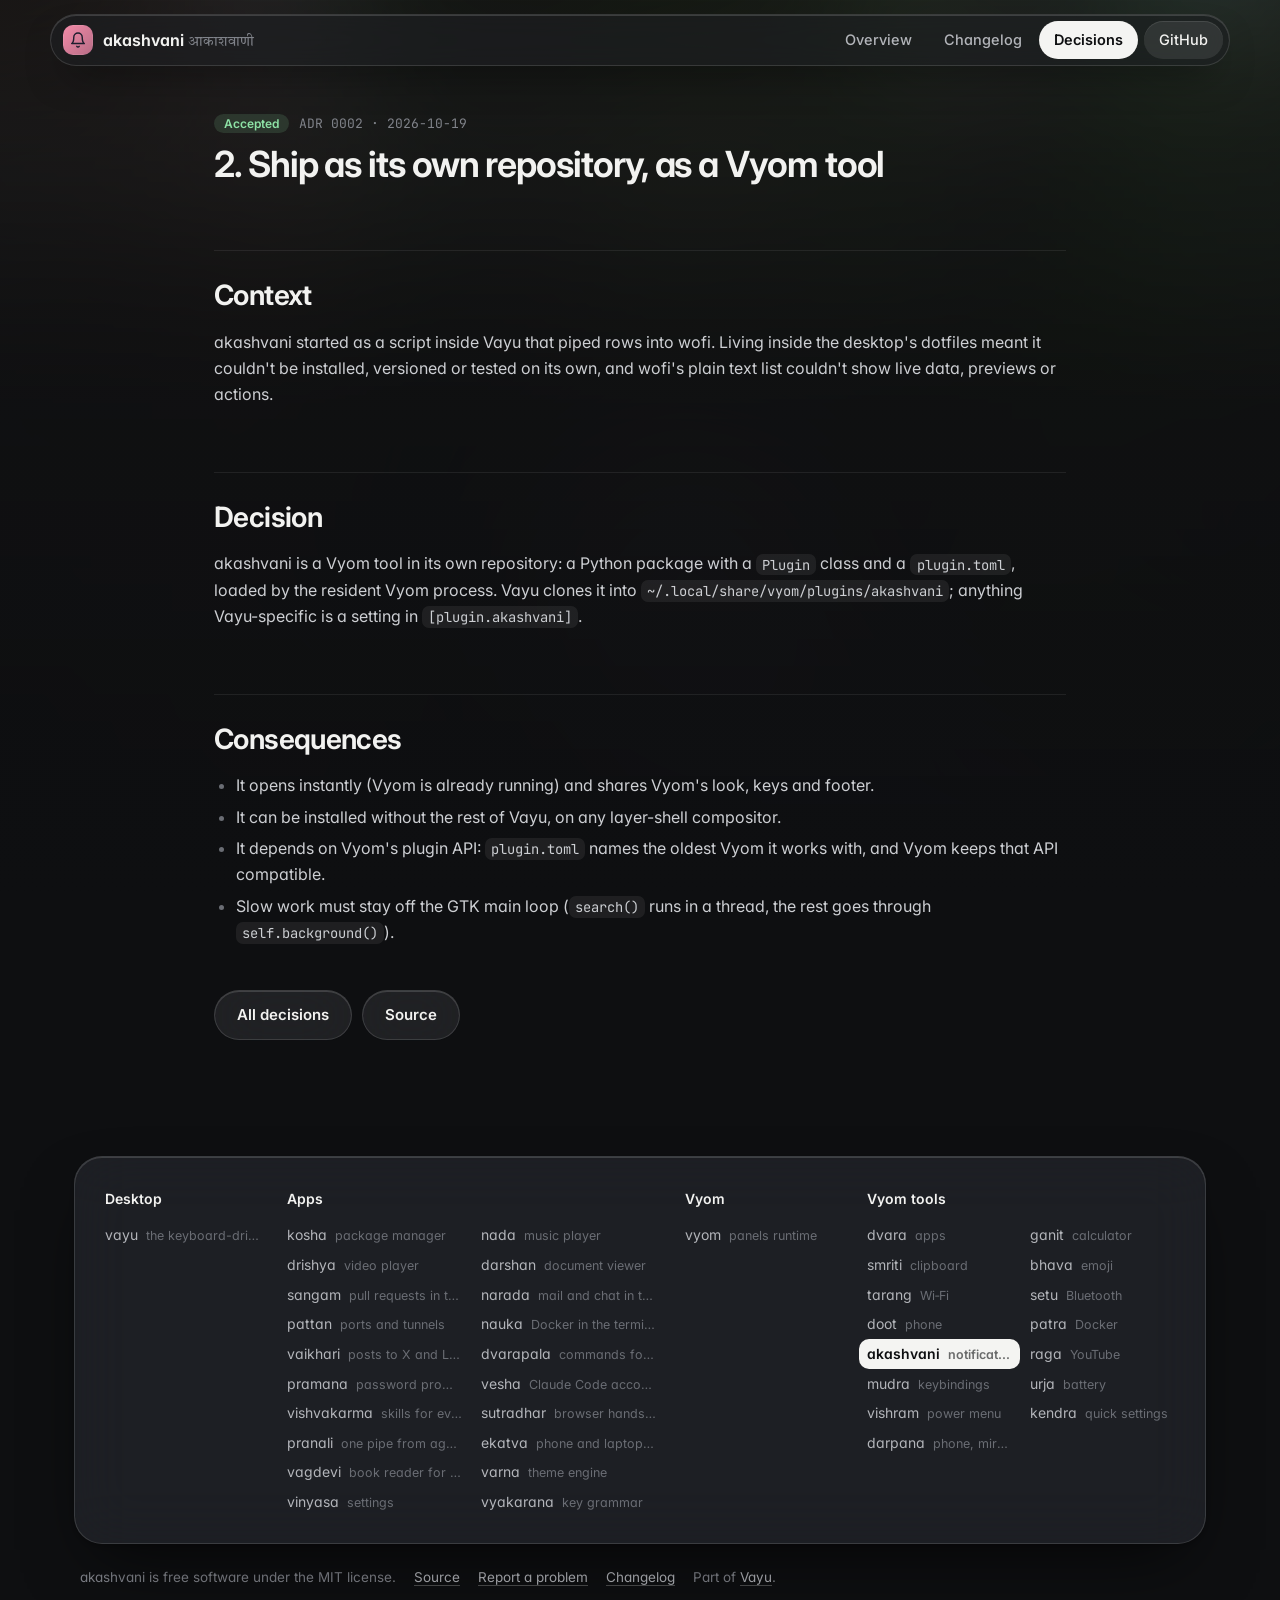
<file: docs/adr/0002-own-repository-as-a-vyom-tool.html>
<!doctype html>
<html lang="en">
<head>
<meta charset="utf-8">
<meta name="viewport" content="width=device-width, initial-scale=1">
<title>ADR 0002: 2. Ship as its own repository, as a Vyom tool · akashvani</title>
<meta name="description" content="Notifications (mako): what&#x27;s on screen with its actions, each app&#x27;s history stacked with times, a full preview, do not disturb for a while.">
<meta property="og:title" content="ADR 0002: 2. Ship as its own repository, as a Vyom tool · akashvani">
<meta property="og:description" content="Notifications (mako): what&#x27;s on screen with its actions, each app&#x27;s history stacked with times, a full preview, do not disturb for a while.">
<meta name="theme-color" content="#0e0f11">
<link rel="icon" href="../assets/logo.svg" type="image/svg+xml">
<link rel="preconnect" href="https://fonts.googleapis.com">
<link rel="preconnect" href="https://fonts.gstatic.com" crossorigin>
<link href="https://fonts.googleapis.com/css2?family=Inter:wght@400;500;600;700&family=JetBrains+Mono:wght@400;500;600&family=Tiro+Devanagari+Sanskrit&display=swap" rel="stylesheet">
<link rel="stylesheet" href="../assets/site.css">
<style>:root{--tool:#ff9389}.backdrop:before{background-image:url("../assets/screenshots/akashvani.webp")}</style>
</head>
<body class="sub">
<div class="backdrop" aria-hidden="true"></div>
<header class="top"><div class="in">
<a class="brand" href="../index.html"><img src="../assets/logo.svg" alt=""><span>akashvani <small>आकाशवाणी</small></span></a>
<nav><a href="../index.html" class="">Overview</a><a href="../changelog.html" class="">Changelog</a><a href="../adr/index.html" class="on hide">Decisions</a><a class="gh" href="https://github.com/Theyashsawarkar/akashvani">GitHub</a></nav></div></header>

<div class="wrap solo"><article>
<p class="adrmeta"><span class="status accepted">Accepted</span> <span>ADR 0002 · 2026-10-19</span></p><h2 id="2-ship-as-its-own-repository-as-a-vyom-tool"><a class="anchor" href="#2-ship-as-its-own-repository-as-a-vyom-tool">#</a>2. Ship as its own repository, as a Vyom tool</h2>
<h2 id="context"><a class="anchor" href="#context">#</a>Context</h2>
<p>akashvani started as a script inside Vayu that piped rows into wofi. Living inside the desktop's dotfiles meant it couldn't be installed, versioned or tested on its own, and wofi's plain text list couldn't show live data, previews or actions.</p>
<h2 id="decision"><a class="anchor" href="#decision">#</a>Decision</h2>
<p>akashvani is a Vyom tool in its own repository: a Python package with a <code>Plugin</code> class and a <code>plugin.toml</code>, loaded by the resident Vyom process. Vayu clones it into <code>~/.local/share/vyom/plugins/akashvani</code>; anything Vayu-specific is a setting in <code>[plugin.akashvani]</code>.</p>
<h2 id="consequences"><a class="anchor" href="#consequences">#</a>Consequences</h2>
<ul><li>It opens instantly (Vyom is already running) and shares Vyom's look, keys and footer.</li><li>It can be installed without the rest of Vayu, on any layer-shell compositor.</li><li>It depends on Vyom's plugin API: <code>plugin.toml</code> names the oldest Vyom it works with, and Vyom keeps that API compatible.</li><li>Slow work must stay off the GTK main loop (<code>search()</code> runs in a thread, the rest goes through <code>self.background()</code>).</li></ul><p class="back"><a class="btn" href="index.html">All decisions</a><a class="btn" href="https://github.com/Theyashsawarkar/akashvani/blob/main/docs/adr/0002-own-repository-as-a-vyom-tool.md">Source</a></p>
</article></div>
<footer><div class="in glass"><div class=""><h4>Desktop</h4><div class="list"><a href="https://vayu.theyashsawarkar.dev/" class="">vayu <span>the keyboard-driven Wayland desktop</span></a></div></div><div class="g2"><h4>Apps</h4><div class="list"><a href="https://kosha.theyashsawarkar.dev/" class="">kosha <span>package manager</span></a><a href="https://nada.theyashsawarkar.dev/" class="">nada <span>music player</span></a><a href="https://drishya.theyashsawarkar.dev/" class="">drishya <span>video player</span></a><a href="https://darshan.theyashsawarkar.dev/" class="">darshan <span>document viewer</span></a><a href="https://sangam.theyashsawarkar.dev/" class="">sangam <span>pull requests in the terminal</span></a><a href="https://narada.theyashsawarkar.dev/" class="">narada <span>mail and chat in the terminal</span></a><a href="https://pattan.theyashsawarkar.dev/" class="">pattan <span>ports and tunnels</span></a><a href="https://nauka.theyashsawarkar.dev/" class="">nauka <span>Docker in the terminal</span></a><a href="https://vaikhari.theyashsawarkar.dev/" class="">vaikhari <span>posts to X and LinkedIn</span></a><a href="https://dvarapala.theyashsawarkar.dev/" class="">dvarapala <span>commands for AI agents, approved</span></a><a href="https://pramana.theyashsawarkar.dev/" class="">pramana <span>password prompts</span></a><a href="https://vesha.theyashsawarkar.dev/" class="">vesha <span>Claude Code accounts</span></a><a href="https://vishvakarma.theyashsawarkar.dev/" class="">vishvakarma <span>skills for every AI agent</span></a><a href="https://sutradhar.theyashsawarkar.dev/" class="">sutradhar <span>browser hands for AI agents</span></a><a href="https://pranali.theyashsawarkar.dev/" class="">pranali <span>one pipe from agents to tools</span></a><a href="https://ekatva.theyashsawarkar.dev/" class="">ekatva <span>phone and laptop, linked</span></a><a href="https://vagdevi.theyashsawarkar.dev/" class="">vagdevi <span>book reader for Android</span></a><a href="https://varna.theyashsawarkar.dev/" class="">varna <span>theme engine</span></a><a href="https://vinyasa.theyashsawarkar.dev/" class="">vinyasa <span>settings</span></a><a href="https://vyakarana.theyashsawarkar.dev/" class="">vyakarana <span>key grammar</span></a></div></div><div class=""><h4>Vyom</h4><div class="list"><a href="https://vyom.theyashsawarkar.dev/" class="">vyom <span>panels runtime</span></a></div></div><div class="g2"><h4>Vyom tools</h4><div class="list"><a href="https://dvara.theyashsawarkar.dev/" class="">dvara <span>apps</span></a><a href="https://ganit.theyashsawarkar.dev/" class="">ganit <span>calculator</span></a><a href="https://smriti.theyashsawarkar.dev/" class="">smriti <span>clipboard</span></a><a href="https://bhava.theyashsawarkar.dev/" class="">bhava <span>emoji</span></a><a href="https://tarang.theyashsawarkar.dev/" class="">tarang <span>Wi‑Fi</span></a><a href="https://setu.theyashsawarkar.dev/" class="">setu <span>Bluetooth</span></a><a href="https://doot.theyashsawarkar.dev/" class="">doot <span>phone</span></a><a href="https://patra.theyashsawarkar.dev/" class="">patra <span>Docker</span></a><a href="https://akashvani.theyashsawarkar.dev/" class="me" aria-current="page">akashvani <span>notifications</span></a><a href="https://raga.theyashsawarkar.dev/" class="">raga <span>YouTube</span></a><a href="https://mudra.theyashsawarkar.dev/" class="">mudra <span>keybindings</span></a><a href="https://urja.theyashsawarkar.dev/" class="">urja <span>battery</span></a><a href="https://vishram.theyashsawarkar.dev/" class="">vishram <span>power menu</span></a><a href="https://kendra.theyashsawarkar.dev/" class="">kendra <span>quick settings</span></a><a href="https://darpana.theyashsawarkar.dev/" class="">darpana <span>phone, mirrored</span></a></div></div></div>
<div class="bottom"><span>akashvani is free software under the MIT license.</span><a href="https://github.com/Theyashsawarkar/akashvani">Source</a><a href="https://github.com/Theyashsawarkar/akashvani/issues">Report a problem</a><a href="../changelog.html">Changelog</a><span>Part of <a href="https://vayu.theyashsawarkar.dev/">Vayu</a>.</span></div></footer>
<script>
document.querySelectorAll('pre.code').forEach(p=>{const b=document.createElement('button');b.className='copy';b.type='button';b.textContent='Copy';
b.onclick=()=>{navigator.clipboard.writeText(p.querySelector('code').innerText).then(()=>{b.textContent='Copied';b.classList.add('done');setTimeout(()=>{b.textContent='Copy';b.classList.remove('done')},1400)})};p.appendChild(b)});
const links=[...document.querySelectorAll('.toc a')];if(links.length){const hs=links.map(a=>document.getElementById(a.hash.slice(1))).filter(Boolean);
const on=()=>{let cur=hs[0];for(const h of hs){if(h.getBoundingClientRect().top<120)cur=h}links.forEach(a=>a.classList.toggle('on',cur&&a.hash==='#'+cur.id))};
addEventListener('scroll',on,{passive:true});on()}
</script>
</body>
</html>
</file>
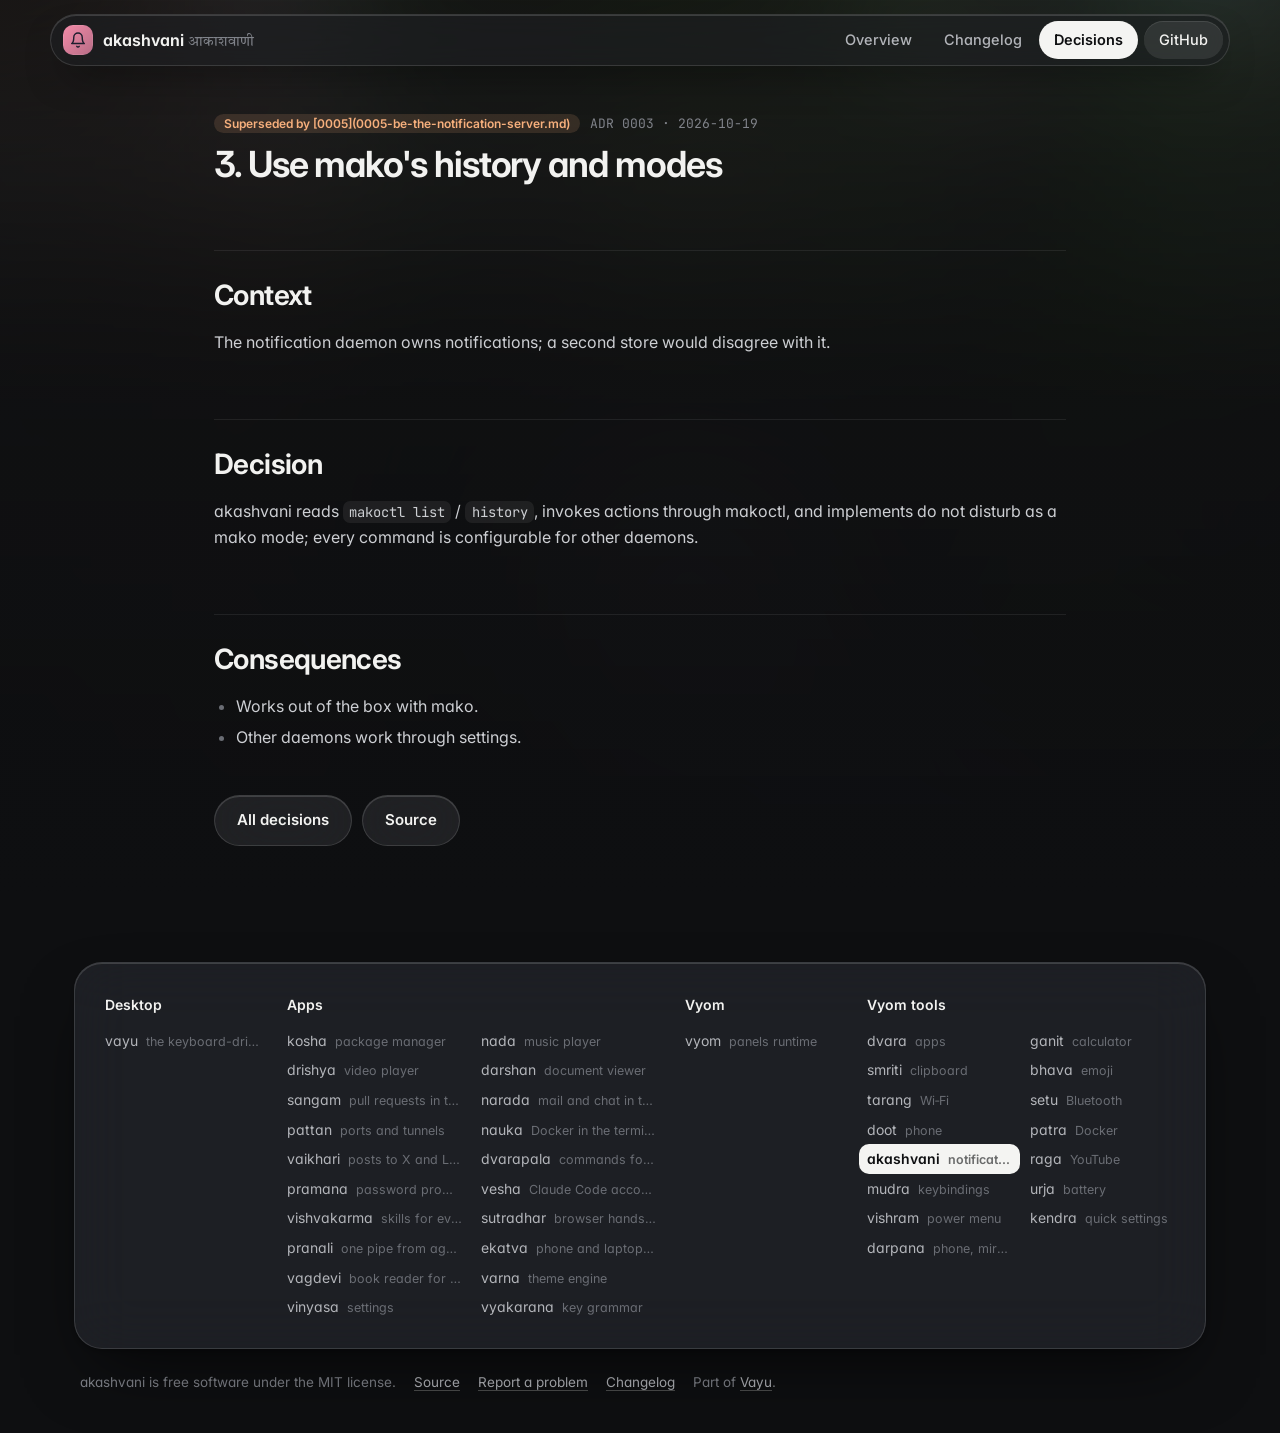
<file: docs/adr/0003-makoctl.html>
<!doctype html>
<html lang="en">
<head>
<meta charset="utf-8">
<meta name="viewport" content="width=device-width, initial-scale=1">
<title>ADR 0003: 3. Use mako&#x27;s history and modes · akashvani</title>
<meta name="description" content="Notifications (mako): what&#x27;s on screen with its actions, each app&#x27;s history stacked with times, a full preview, do not disturb for a while.">
<meta property="og:title" content="ADR 0003: 3. Use mako&#x27;s history and modes · akashvani">
<meta property="og:description" content="Notifications (mako): what&#x27;s on screen with its actions, each app&#x27;s history stacked with times, a full preview, do not disturb for a while.">
<meta name="theme-color" content="#0e0f11">
<link rel="icon" href="../assets/logo.svg" type="image/svg+xml">
<link rel="preconnect" href="https://fonts.googleapis.com">
<link rel="preconnect" href="https://fonts.gstatic.com" crossorigin>
<link href="https://fonts.googleapis.com/css2?family=Inter:wght@400;500;600;700&family=JetBrains+Mono:wght@400;500;600&family=Tiro+Devanagari+Sanskrit&display=swap" rel="stylesheet">
<link rel="stylesheet" href="../assets/site.css">
<style>:root{--tool:#ff9389}.backdrop:before{background-image:url("../assets/screenshots/akashvani.webp")}</style>
</head>
<body class="sub">
<div class="backdrop" aria-hidden="true"></div>
<header class="top"><div class="in">
<a class="brand" href="../index.html"><img src="../assets/logo.svg" alt=""><span>akashvani <small>आकाशवाणी</small></span></a>
<nav><a href="../index.html" class="">Overview</a><a href="../changelog.html" class="">Changelog</a><a href="../adr/index.html" class="on hide">Decisions</a><a class="gh" href="https://github.com/Theyashsawarkar/akashvani">GitHub</a></nav></div></header>

<div class="wrap solo"><article>
<p class="adrmeta"><span class="status superseded">Superseded by [0005](0005-be-the-notification-server.md)</span> <span>ADR 0003 · 2026-10-19</span></p><h2 id="3-use-makos-history-and-modes"><a class="anchor" href="#3-use-makos-history-and-modes">#</a>3. Use mako's history and modes</h2>
<h2 id="context"><a class="anchor" href="#context">#</a>Context</h2>
<p>The notification daemon owns notifications; a second store would disagree with it.</p>
<h2 id="decision"><a class="anchor" href="#decision">#</a>Decision</h2>
<p>akashvani reads <code>makoctl list</code> / <code>history</code>, invokes actions through makoctl, and implements do not disturb as a mako mode; every command is configurable for other daemons.</p>
<h2 id="consequences"><a class="anchor" href="#consequences">#</a>Consequences</h2>
<ul><li>Works out of the box with mako.</li><li>Other daemons work through settings.</li></ul><p class="back"><a class="btn" href="index.html">All decisions</a><a class="btn" href="https://github.com/Theyashsawarkar/akashvani/blob/main/docs/adr/0003-makoctl.md">Source</a></p>
</article></div>
<footer><div class="in glass"><div class=""><h4>Desktop</h4><div class="list"><a href="https://vayu.theyashsawarkar.dev/" class="">vayu <span>the keyboard-driven Wayland desktop</span></a></div></div><div class="g2"><h4>Apps</h4><div class="list"><a href="https://kosha.theyashsawarkar.dev/" class="">kosha <span>package manager</span></a><a href="https://nada.theyashsawarkar.dev/" class="">nada <span>music player</span></a><a href="https://drishya.theyashsawarkar.dev/" class="">drishya <span>video player</span></a><a href="https://darshan.theyashsawarkar.dev/" class="">darshan <span>document viewer</span></a><a href="https://sangam.theyashsawarkar.dev/" class="">sangam <span>pull requests in the terminal</span></a><a href="https://narada.theyashsawarkar.dev/" class="">narada <span>mail and chat in the terminal</span></a><a href="https://pattan.theyashsawarkar.dev/" class="">pattan <span>ports and tunnels</span></a><a href="https://nauka.theyashsawarkar.dev/" class="">nauka <span>Docker in the terminal</span></a><a href="https://vaikhari.theyashsawarkar.dev/" class="">vaikhari <span>posts to X and LinkedIn</span></a><a href="https://dvarapala.theyashsawarkar.dev/" class="">dvarapala <span>commands for AI agents, approved</span></a><a href="https://pramana.theyashsawarkar.dev/" class="">pramana <span>password prompts</span></a><a href="https://vesha.theyashsawarkar.dev/" class="">vesha <span>Claude Code accounts</span></a><a href="https://vishvakarma.theyashsawarkar.dev/" class="">vishvakarma <span>skills for every AI agent</span></a><a href="https://sutradhar.theyashsawarkar.dev/" class="">sutradhar <span>browser hands for AI agents</span></a><a href="https://pranali.theyashsawarkar.dev/" class="">pranali <span>one pipe from agents to tools</span></a><a href="https://ekatva.theyashsawarkar.dev/" class="">ekatva <span>phone and laptop, linked</span></a><a href="https://vagdevi.theyashsawarkar.dev/" class="">vagdevi <span>book reader for Android</span></a><a href="https://varna.theyashsawarkar.dev/" class="">varna <span>theme engine</span></a><a href="https://vinyasa.theyashsawarkar.dev/" class="">vinyasa <span>settings</span></a><a href="https://vyakarana.theyashsawarkar.dev/" class="">vyakarana <span>key grammar</span></a></div></div><div class=""><h4>Vyom</h4><div class="list"><a href="https://vyom.theyashsawarkar.dev/" class="">vyom <span>panels runtime</span></a></div></div><div class="g2"><h4>Vyom tools</h4><div class="list"><a href="https://dvara.theyashsawarkar.dev/" class="">dvara <span>apps</span></a><a href="https://ganit.theyashsawarkar.dev/" class="">ganit <span>calculator</span></a><a href="https://smriti.theyashsawarkar.dev/" class="">smriti <span>clipboard</span></a><a href="https://bhava.theyashsawarkar.dev/" class="">bhava <span>emoji</span></a><a href="https://tarang.theyashsawarkar.dev/" class="">tarang <span>Wi‑Fi</span></a><a href="https://setu.theyashsawarkar.dev/" class="">setu <span>Bluetooth</span></a><a href="https://doot.theyashsawarkar.dev/" class="">doot <span>phone</span></a><a href="https://patra.theyashsawarkar.dev/" class="">patra <span>Docker</span></a><a href="https://akashvani.theyashsawarkar.dev/" class="me" aria-current="page">akashvani <span>notifications</span></a><a href="https://raga.theyashsawarkar.dev/" class="">raga <span>YouTube</span></a><a href="https://mudra.theyashsawarkar.dev/" class="">mudra <span>keybindings</span></a><a href="https://urja.theyashsawarkar.dev/" class="">urja <span>battery</span></a><a href="https://vishram.theyashsawarkar.dev/" class="">vishram <span>power menu</span></a><a href="https://kendra.theyashsawarkar.dev/" class="">kendra <span>quick settings</span></a><a href="https://darpana.theyashsawarkar.dev/" class="">darpana <span>phone, mirrored</span></a></div></div></div>
<div class="bottom"><span>akashvani is free software under the MIT license.</span><a href="https://github.com/Theyashsawarkar/akashvani">Source</a><a href="https://github.com/Theyashsawarkar/akashvani/issues">Report a problem</a><a href="../changelog.html">Changelog</a><span>Part of <a href="https://vayu.theyashsawarkar.dev/">Vayu</a>.</span></div></footer>
<script>
document.querySelectorAll('pre.code').forEach(p=>{const b=document.createElement('button');b.className='copy';b.type='button';b.textContent='Copy';
b.onclick=()=>{navigator.clipboard.writeText(p.querySelector('code').innerText).then(()=>{b.textContent='Copied';b.classList.add('done');setTimeout(()=>{b.textContent='Copy';b.classList.remove('done')},1400)})};p.appendChild(b)});
const links=[...document.querySelectorAll('.toc a')];if(links.length){const hs=links.map(a=>document.getElementById(a.hash.slice(1))).filter(Boolean);
const on=()=>{let cur=hs[0];for(const h of hs){if(h.getBoundingClientRect().top<120)cur=h}links.forEach(a=>a.classList.toggle('on',cur&&a.hash==='#'+cur.id))};
addEventListener('scroll',on,{passive:true});on()}
</script>
</body>
</html>
</file>
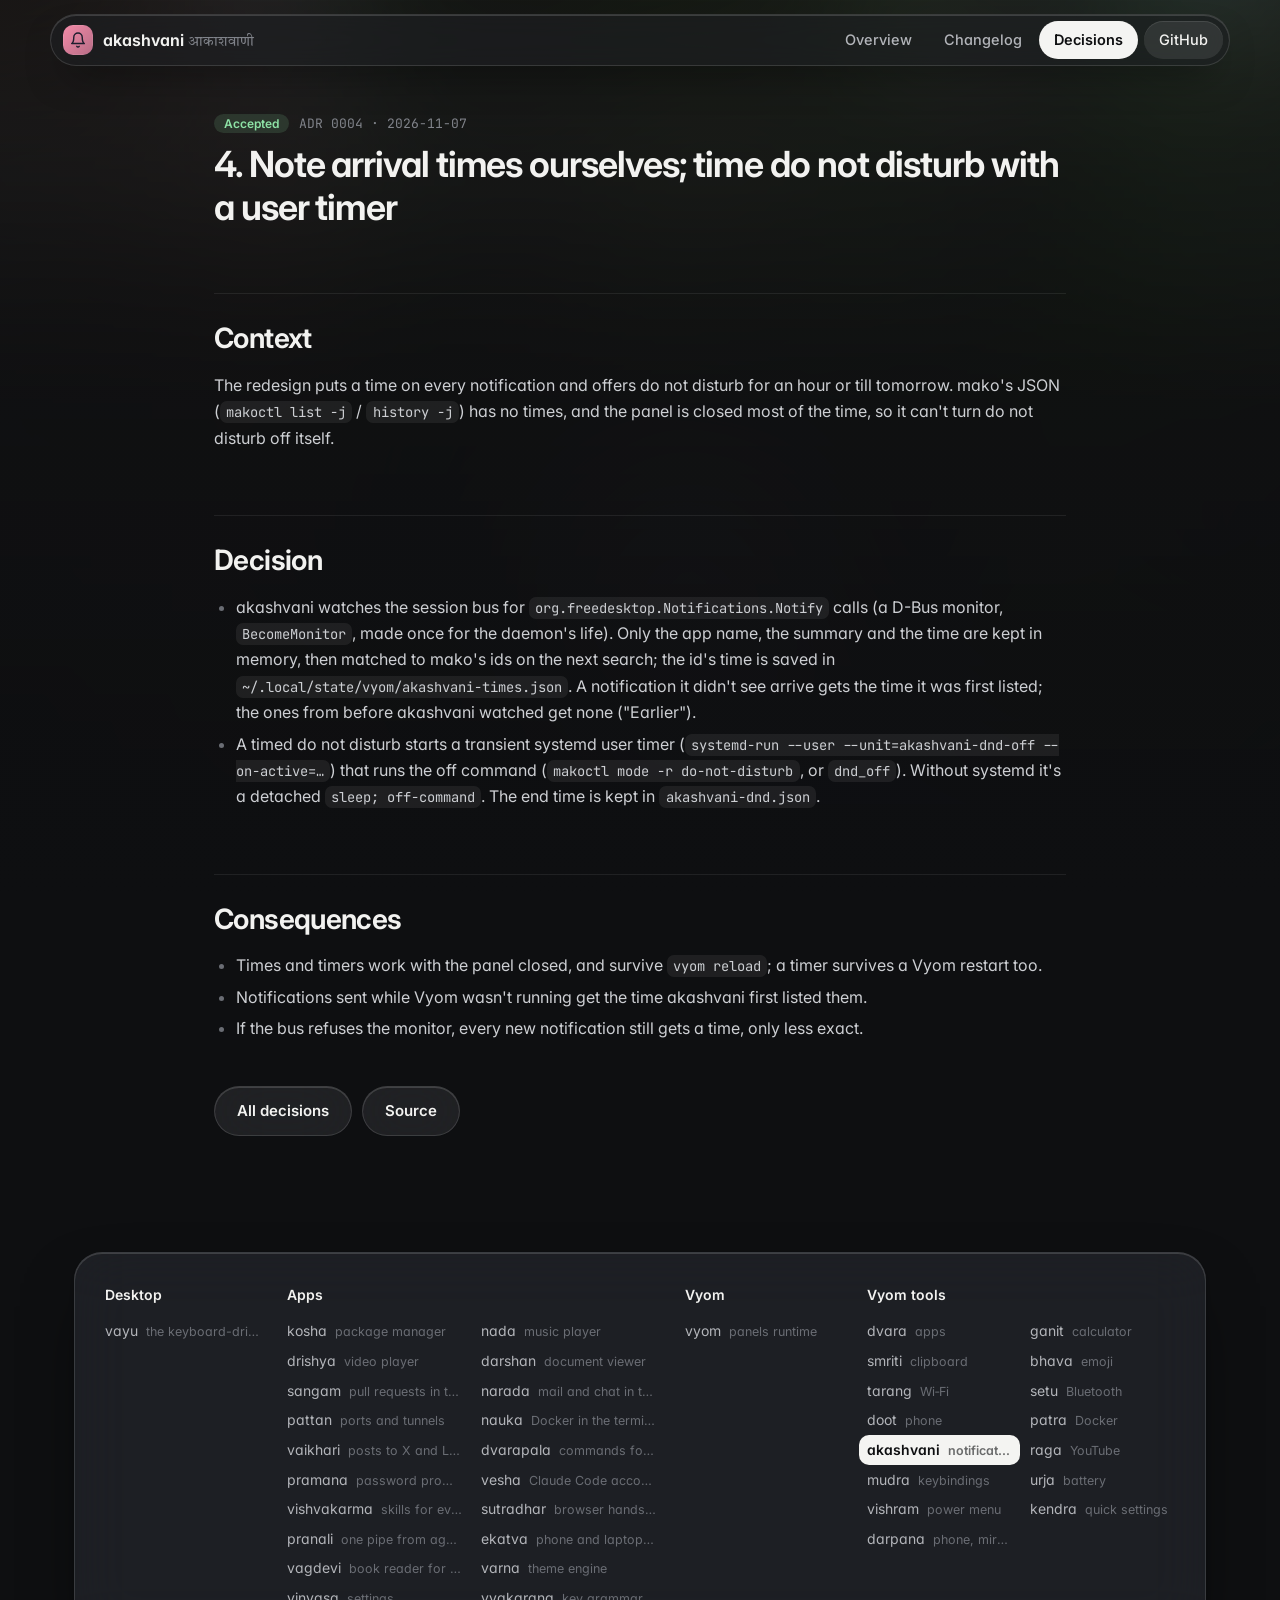
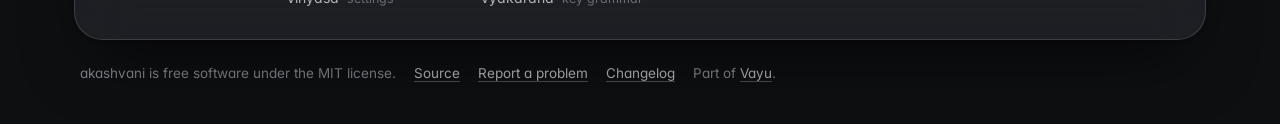
<file: docs/adr/0004-times-and-timed-do-not-disturb.html>
<!doctype html>
<html lang="en">
<head>
<meta charset="utf-8">
<meta name="viewport" content="width=device-width, initial-scale=1">
<title>ADR 0004: 4. Note arrival times ourselves; time do not disturb with a user timer · akashvani</title>
<meta name="description" content="Notifications (mako): what&#x27;s on screen with its actions, each app&#x27;s history stacked with times, a full preview, do not disturb for a while.">
<meta property="og:title" content="ADR 0004: 4. Note arrival times ourselves; time do not disturb with a user timer · akashvani">
<meta property="og:description" content="Notifications (mako): what&#x27;s on screen with its actions, each app&#x27;s history stacked with times, a full preview, do not disturb for a while.">
<meta name="theme-color" content="#0e0f11">
<link rel="icon" href="../assets/logo.svg" type="image/svg+xml">
<link rel="preconnect" href="https://fonts.googleapis.com">
<link rel="preconnect" href="https://fonts.gstatic.com" crossorigin>
<link href="https://fonts.googleapis.com/css2?family=Inter:wght@400;500;600;700&family=JetBrains+Mono:wght@400;500;600&family=Tiro+Devanagari+Sanskrit&display=swap" rel="stylesheet">
<link rel="stylesheet" href="../assets/site.css">
<style>:root{--tool:#ff9389}.backdrop:before{background-image:url("../assets/screenshots/akashvani.webp")}</style>
</head>
<body class="sub">
<div class="backdrop" aria-hidden="true"></div>
<header class="top"><div class="in">
<a class="brand" href="../index.html"><img src="../assets/logo.svg" alt=""><span>akashvani <small>आकाशवाणी</small></span></a>
<nav><a href="../index.html" class="">Overview</a><a href="../changelog.html" class="">Changelog</a><a href="../adr/index.html" class="on hide">Decisions</a><a class="gh" href="https://github.com/Theyashsawarkar/akashvani">GitHub</a></nav></div></header>

<div class="wrap solo"><article>
<p class="adrmeta"><span class="status accepted">Accepted</span> <span>ADR 0004 · 2026-11-07</span></p><h2 id="4-note-arrival-times-ourselves-time-do-not-disturb-with-a-user-timer"><a class="anchor" href="#4-note-arrival-times-ourselves-time-do-not-disturb-with-a-user-timer">#</a>4. Note arrival times ourselves; time do not disturb with a user timer</h2>
<h2 id="context"><a class="anchor" href="#context">#</a>Context</h2>
<p>The redesign puts a time on every notification and offers do not disturb for an hour or till tomorrow. mako's JSON (<code>makoctl list -j</code> / <code>history -j</code>) has no times, and the panel is closed most of the time, so it can't turn do not disturb off itself.</p>
<h2 id="decision"><a class="anchor" href="#decision">#</a>Decision</h2>
<ul><li>akashvani watches the session bus for <code>org.freedesktop.Notifications.Notify</code> calls (a D-Bus monitor, <code>BecomeMonitor</code>, made once for the daemon's life). Only the app name, the summary and the time are kept in memory, then matched to mako's ids on the next search; the id's time is saved in <code>~/.local/state/vyom/akashvani-times.json</code>. A notification it didn't see arrive gets the time it was first listed; the ones from before akashvani watched get none ("Earlier").</li><li>A timed do not disturb starts a transient systemd user timer (<code>systemd-run --user --unit=akashvani-dnd-off --on-active=…</code>) that runs the off command (<code>makoctl mode -r do-not-disturb</code>, or <code>dnd_off</code>). Without systemd it's a detached <code>sleep; off-command</code>. The end time is kept in <code>akashvani-dnd.json</code>.</li></ul>
<h2 id="consequences"><a class="anchor" href="#consequences">#</a>Consequences</h2>
<ul><li>Times and timers work with the panel closed, and survive <code>vyom reload</code>; a timer survives a Vyom restart too.</li><li>Notifications sent while Vyom wasn't running get the time akashvani first listed them.</li><li>If the bus refuses the monitor, every new notification still gets a time, only less exact.</li></ul><p class="back"><a class="btn" href="index.html">All decisions</a><a class="btn" href="https://github.com/Theyashsawarkar/akashvani/blob/main/docs/adr/0004-times-and-timed-do-not-disturb.md">Source</a></p>
</article></div>
<footer><div class="in glass"><div class=""><h4>Desktop</h4><div class="list"><a href="https://vayu.theyashsawarkar.dev/" class="">vayu <span>the keyboard-driven Wayland desktop</span></a></div></div><div class="g2"><h4>Apps</h4><div class="list"><a href="https://kosha.theyashsawarkar.dev/" class="">kosha <span>package manager</span></a><a href="https://nada.theyashsawarkar.dev/" class="">nada <span>music player</span></a><a href="https://drishya.theyashsawarkar.dev/" class="">drishya <span>video player</span></a><a href="https://darshan.theyashsawarkar.dev/" class="">darshan <span>document viewer</span></a><a href="https://sangam.theyashsawarkar.dev/" class="">sangam <span>pull requests in the terminal</span></a><a href="https://narada.theyashsawarkar.dev/" class="">narada <span>mail and chat in the terminal</span></a><a href="https://pattan.theyashsawarkar.dev/" class="">pattan <span>ports and tunnels</span></a><a href="https://nauka.theyashsawarkar.dev/" class="">nauka <span>Docker in the terminal</span></a><a href="https://vaikhari.theyashsawarkar.dev/" class="">vaikhari <span>posts to X and LinkedIn</span></a><a href="https://dvarapala.theyashsawarkar.dev/" class="">dvarapala <span>commands for AI agents, approved</span></a><a href="https://pramana.theyashsawarkar.dev/" class="">pramana <span>password prompts</span></a><a href="https://vesha.theyashsawarkar.dev/" class="">vesha <span>Claude Code accounts</span></a><a href="https://vishvakarma.theyashsawarkar.dev/" class="">vishvakarma <span>skills for every AI agent</span></a><a href="https://sutradhar.theyashsawarkar.dev/" class="">sutradhar <span>browser hands for AI agents</span></a><a href="https://pranali.theyashsawarkar.dev/" class="">pranali <span>one pipe from agents to tools</span></a><a href="https://ekatva.theyashsawarkar.dev/" class="">ekatva <span>phone and laptop, linked</span></a><a href="https://vagdevi.theyashsawarkar.dev/" class="">vagdevi <span>book reader for Android</span></a><a href="https://varna.theyashsawarkar.dev/" class="">varna <span>theme engine</span></a><a href="https://vinyasa.theyashsawarkar.dev/" class="">vinyasa <span>settings</span></a><a href="https://vyakarana.theyashsawarkar.dev/" class="">vyakarana <span>key grammar</span></a></div></div><div class=""><h4>Vyom</h4><div class="list"><a href="https://vyom.theyashsawarkar.dev/" class="">vyom <span>panels runtime</span></a></div></div><div class="g2"><h4>Vyom tools</h4><div class="list"><a href="https://dvara.theyashsawarkar.dev/" class="">dvara <span>apps</span></a><a href="https://ganit.theyashsawarkar.dev/" class="">ganit <span>calculator</span></a><a href="https://smriti.theyashsawarkar.dev/" class="">smriti <span>clipboard</span></a><a href="https://bhava.theyashsawarkar.dev/" class="">bhava <span>emoji</span></a><a href="https://tarang.theyashsawarkar.dev/" class="">tarang <span>Wi‑Fi</span></a><a href="https://setu.theyashsawarkar.dev/" class="">setu <span>Bluetooth</span></a><a href="https://doot.theyashsawarkar.dev/" class="">doot <span>phone</span></a><a href="https://patra.theyashsawarkar.dev/" class="">patra <span>Docker</span></a><a href="https://akashvani.theyashsawarkar.dev/" class="me" aria-current="page">akashvani <span>notifications</span></a><a href="https://raga.theyashsawarkar.dev/" class="">raga <span>YouTube</span></a><a href="https://mudra.theyashsawarkar.dev/" class="">mudra <span>keybindings</span></a><a href="https://urja.theyashsawarkar.dev/" class="">urja <span>battery</span></a><a href="https://vishram.theyashsawarkar.dev/" class="">vishram <span>power menu</span></a><a href="https://kendra.theyashsawarkar.dev/" class="">kendra <span>quick settings</span></a><a href="https://darpana.theyashsawarkar.dev/" class="">darpana <span>phone, mirrored</span></a></div></div></div>
<div class="bottom"><span>akashvani is free software under the MIT license.</span><a href="https://github.com/Theyashsawarkar/akashvani">Source</a><a href="https://github.com/Theyashsawarkar/akashvani/issues">Report a problem</a><a href="../changelog.html">Changelog</a><span>Part of <a href="https://vayu.theyashsawarkar.dev/">Vayu</a>.</span></div></footer>
<script>
document.querySelectorAll('pre.code').forEach(p=>{const b=document.createElement('button');b.className='copy';b.type='button';b.textContent='Copy';
b.onclick=()=>{navigator.clipboard.writeText(p.querySelector('code').innerText).then(()=>{b.textContent='Copied';b.classList.add('done');setTimeout(()=>{b.textContent='Copy';b.classList.remove('done')},1400)})};p.appendChild(b)});
const links=[...document.querySelectorAll('.toc a')];if(links.length){const hs=links.map(a=>document.getElementById(a.hash.slice(1))).filter(Boolean);
const on=()=>{let cur=hs[0];for(const h of hs){if(h.getBoundingClientRect().top<120)cur=h}links.forEach(a=>a.classList.toggle('on',cur&&a.hash==='#'+cur.id))};
addEventListener('scroll',on,{passive:true});on()}
</script>
</body>
</html>
</file>
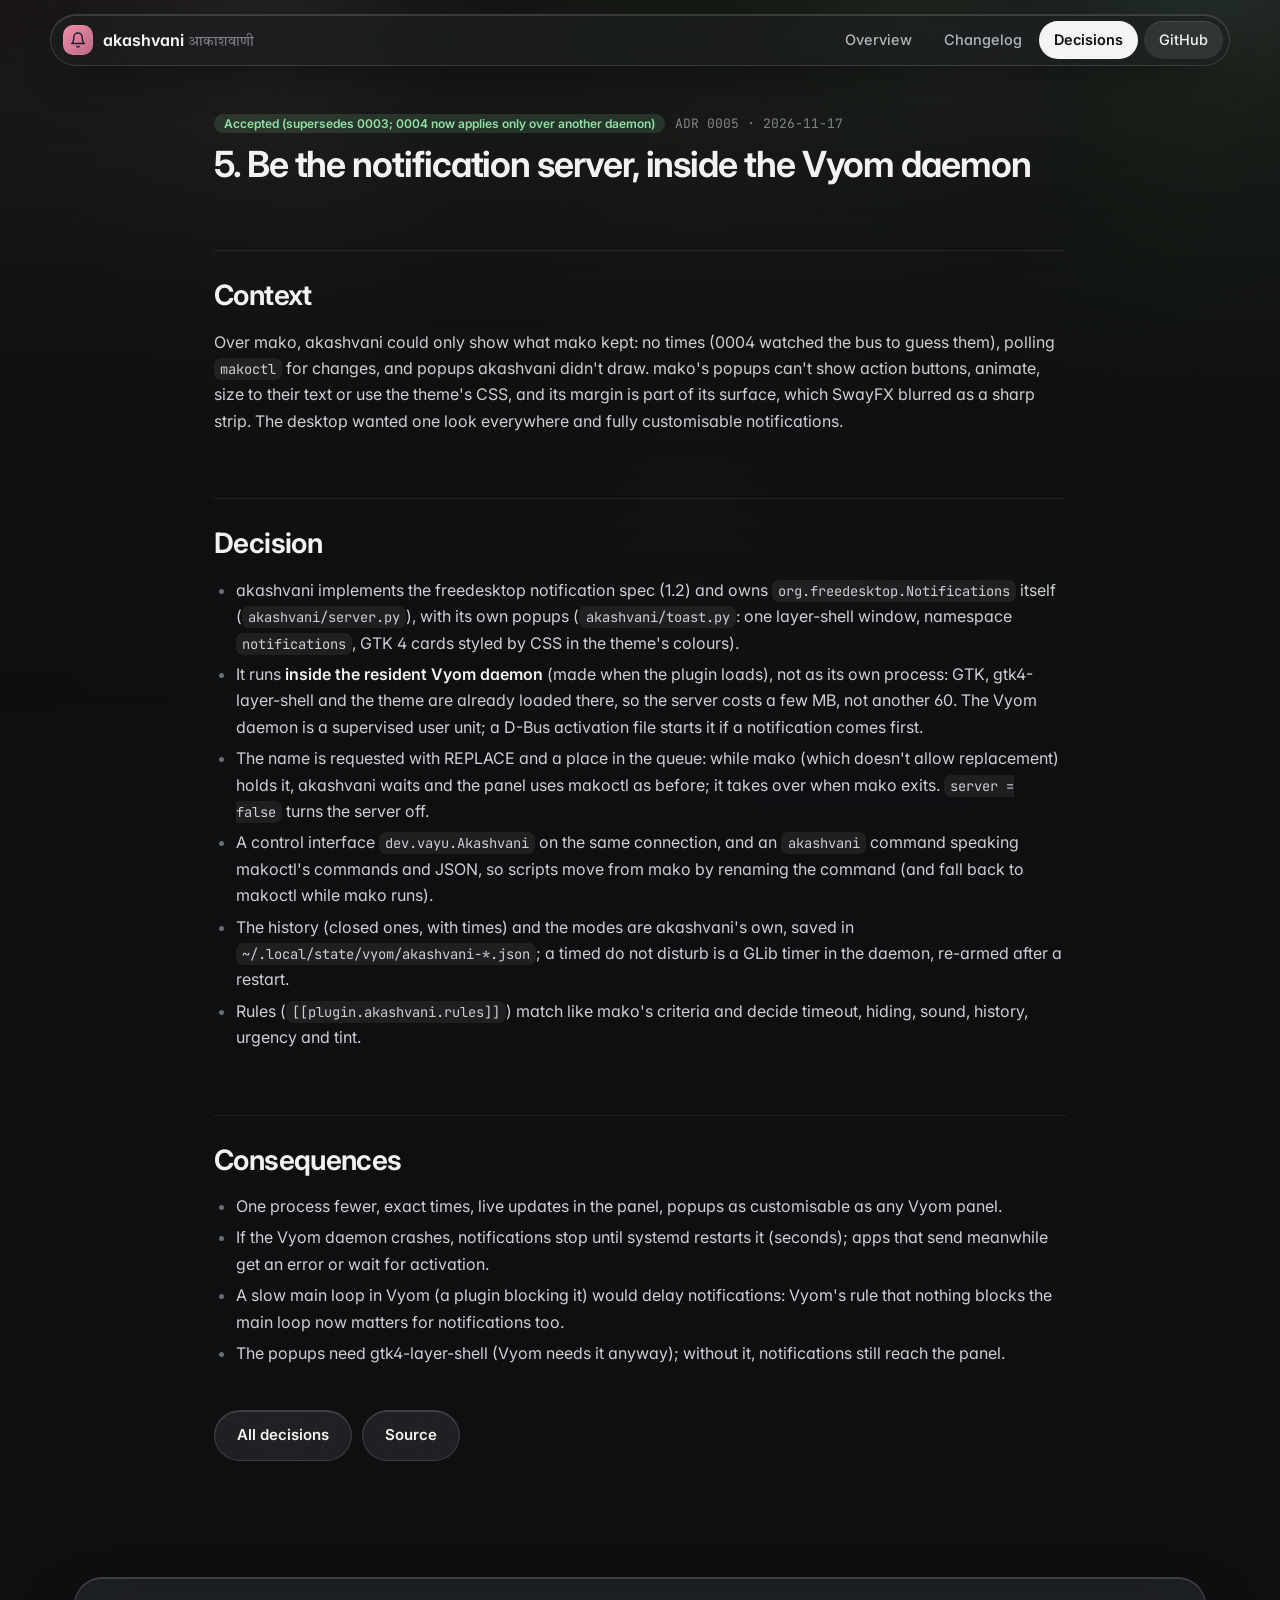
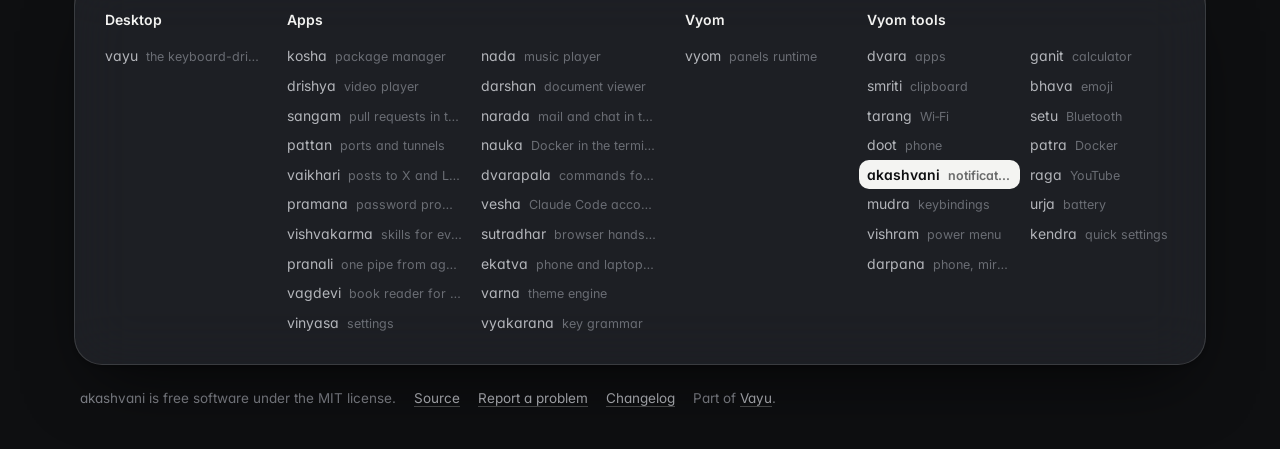
<file: docs/adr/0005-be-the-notification-server.html>
<!doctype html>
<html lang="en">
<head>
<meta charset="utf-8">
<meta name="viewport" content="width=device-width, initial-scale=1">
<title>ADR 0005: 5. Be the notification server, inside the Vyom daemon · akashvani</title>
<meta name="description" content="Notifications (mako): what&#x27;s on screen with its actions, each app&#x27;s history stacked with times, a full preview, do not disturb for a while.">
<meta property="og:title" content="ADR 0005: 5. Be the notification server, inside the Vyom daemon · akashvani">
<meta property="og:description" content="Notifications (mako): what&#x27;s on screen with its actions, each app&#x27;s history stacked with times, a full preview, do not disturb for a while.">
<meta name="theme-color" content="#0e0f11">
<link rel="icon" href="../assets/logo.svg" type="image/svg+xml">
<link rel="preconnect" href="https://fonts.googleapis.com">
<link rel="preconnect" href="https://fonts.gstatic.com" crossorigin>
<link href="https://fonts.googleapis.com/css2?family=Inter:wght@400;500;600;700&family=JetBrains+Mono:wght@400;500;600&family=Tiro+Devanagari+Sanskrit&display=swap" rel="stylesheet">
<link rel="stylesheet" href="../assets/site.css">
<style>:root{--tool:#ff9389}.backdrop:before{background-image:url("../assets/screenshots/akashvani.webp")}</style>
</head>
<body class="sub">
<div class="backdrop" aria-hidden="true"></div>
<header class="top"><div class="in">
<a class="brand" href="../index.html"><img src="../assets/logo.svg" alt=""><span>akashvani <small>आकाशवाणी</small></span></a>
<nav><a href="../index.html" class="">Overview</a><a href="../changelog.html" class="">Changelog</a><a href="../adr/index.html" class="on hide">Decisions</a><a class="gh" href="https://github.com/Theyashsawarkar/akashvani">GitHub</a></nav></div></header>

<div class="wrap solo"><article>
<p class="adrmeta"><span class="status accepted">Accepted (supersedes 0003; 0004 now applies only over another daemon)</span> <span>ADR 0005 · 2026-11-17</span></p><h2 id="5-be-the-notification-server-inside-the-vyom-daemon"><a class="anchor" href="#5-be-the-notification-server-inside-the-vyom-daemon">#</a>5. Be the notification server, inside the Vyom daemon</h2>
<h2 id="context"><a class="anchor" href="#context">#</a>Context</h2>
<p>Over mako, akashvani could only show what mako kept: no times (0004 watched the bus to guess them), polling <code>makoctl</code> for changes, and popups akashvani didn't draw. mako's popups can't show action buttons, animate, size to their text or use the theme's CSS, and its margin is part of its surface, which SwayFX blurred as a sharp strip. The desktop wanted one look everywhere and fully customisable notifications.</p>
<h2 id="decision"><a class="anchor" href="#decision">#</a>Decision</h2>
<ul><li>akashvani implements the freedesktop notification spec (1.2) and owns <code>org.freedesktop.Notifications</code> itself (<code>akashvani/server.py</code>), with its own popups (<code>akashvani/toast.py</code>: one layer-shell window, namespace <code>notifications</code>, GTK 4 cards styled by CSS in the theme's colours).</li><li>It runs <strong>inside the resident Vyom daemon</strong> (made when the plugin loads), not as its own process: GTK, gtk4-layer-shell and the theme are already loaded there, so the server costs a few MB, not another 60. The Vyom daemon is a supervised user unit; a D-Bus activation file starts it if a notification comes first.</li><li>The name is requested with REPLACE and a place in the queue: while mako (which doesn't allow replacement) holds it, akashvani waits and the panel uses makoctl as before; it takes over when mako exits. <code>server = false</code> turns the server off.</li><li>A control interface <code>dev.vayu.Akashvani</code> on the same connection, and an <code>akashvani</code> command speaking makoctl's commands and JSON, so scripts move from mako by renaming the command (and fall back to makoctl while mako runs).</li><li>The history (closed ones, with times) and the modes are akashvani's own, saved in <code>~/.local/state/vyom/akashvani-*.json</code>; a timed do not disturb is a GLib timer in the daemon, re-armed after a restart.</li><li>Rules (<code>[[plugin.akashvani.rules]]</code>) match like mako's criteria and decide timeout, hiding, sound, history, urgency and tint.</li></ul>
<h2 id="consequences"><a class="anchor" href="#consequences">#</a>Consequences</h2>
<ul><li>One process fewer, exact times, live updates in the panel, popups as customisable as any Vyom panel.</li><li>If the Vyom daemon crashes, notifications stop until systemd restarts it (seconds); apps that send meanwhile get an error or wait for activation.</li><li>A slow main loop in Vyom (a plugin blocking it) would delay notifications: Vyom's rule that nothing blocks the main loop now matters for notifications too.</li><li>The popups need gtk4-layer-shell (Vyom needs it anyway); without it, notifications still reach the panel.</li></ul><p class="back"><a class="btn" href="index.html">All decisions</a><a class="btn" href="https://github.com/Theyashsawarkar/akashvani/blob/main/docs/adr/0005-be-the-notification-server.md">Source</a></p>
</article></div>
<footer><div class="in glass"><div class=""><h4>Desktop</h4><div class="list"><a href="https://vayu.theyashsawarkar.dev/" class="">vayu <span>the keyboard-driven Wayland desktop</span></a></div></div><div class="g2"><h4>Apps</h4><div class="list"><a href="https://kosha.theyashsawarkar.dev/" class="">kosha <span>package manager</span></a><a href="https://nada.theyashsawarkar.dev/" class="">nada <span>music player</span></a><a href="https://drishya.theyashsawarkar.dev/" class="">drishya <span>video player</span></a><a href="https://darshan.theyashsawarkar.dev/" class="">darshan <span>document viewer</span></a><a href="https://sangam.theyashsawarkar.dev/" class="">sangam <span>pull requests in the terminal</span></a><a href="https://narada.theyashsawarkar.dev/" class="">narada <span>mail and chat in the terminal</span></a><a href="https://pattan.theyashsawarkar.dev/" class="">pattan <span>ports and tunnels</span></a><a href="https://nauka.theyashsawarkar.dev/" class="">nauka <span>Docker in the terminal</span></a><a href="https://vaikhari.theyashsawarkar.dev/" class="">vaikhari <span>posts to X and LinkedIn</span></a><a href="https://dvarapala.theyashsawarkar.dev/" class="">dvarapala <span>commands for AI agents, approved</span></a><a href="https://pramana.theyashsawarkar.dev/" class="">pramana <span>password prompts</span></a><a href="https://vesha.theyashsawarkar.dev/" class="">vesha <span>Claude Code accounts</span></a><a href="https://vishvakarma.theyashsawarkar.dev/" class="">vishvakarma <span>skills for every AI agent</span></a><a href="https://sutradhar.theyashsawarkar.dev/" class="">sutradhar <span>browser hands for AI agents</span></a><a href="https://pranali.theyashsawarkar.dev/" class="">pranali <span>one pipe from agents to tools</span></a><a href="https://ekatva.theyashsawarkar.dev/" class="">ekatva <span>phone and laptop, linked</span></a><a href="https://vagdevi.theyashsawarkar.dev/" class="">vagdevi <span>book reader for Android</span></a><a href="https://varna.theyashsawarkar.dev/" class="">varna <span>theme engine</span></a><a href="https://vinyasa.theyashsawarkar.dev/" class="">vinyasa <span>settings</span></a><a href="https://vyakarana.theyashsawarkar.dev/" class="">vyakarana <span>key grammar</span></a></div></div><div class=""><h4>Vyom</h4><div class="list"><a href="https://vyom.theyashsawarkar.dev/" class="">vyom <span>panels runtime</span></a></div></div><div class="g2"><h4>Vyom tools</h4><div class="list"><a href="https://dvara.theyashsawarkar.dev/" class="">dvara <span>apps</span></a><a href="https://ganit.theyashsawarkar.dev/" class="">ganit <span>calculator</span></a><a href="https://smriti.theyashsawarkar.dev/" class="">smriti <span>clipboard</span></a><a href="https://bhava.theyashsawarkar.dev/" class="">bhava <span>emoji</span></a><a href="https://tarang.theyashsawarkar.dev/" class="">tarang <span>Wi‑Fi</span></a><a href="https://setu.theyashsawarkar.dev/" class="">setu <span>Bluetooth</span></a><a href="https://doot.theyashsawarkar.dev/" class="">doot <span>phone</span></a><a href="https://patra.theyashsawarkar.dev/" class="">patra <span>Docker</span></a><a href="https://akashvani.theyashsawarkar.dev/" class="me" aria-current="page">akashvani <span>notifications</span></a><a href="https://raga.theyashsawarkar.dev/" class="">raga <span>YouTube</span></a><a href="https://mudra.theyashsawarkar.dev/" class="">mudra <span>keybindings</span></a><a href="https://urja.theyashsawarkar.dev/" class="">urja <span>battery</span></a><a href="https://vishram.theyashsawarkar.dev/" class="">vishram <span>power menu</span></a><a href="https://kendra.theyashsawarkar.dev/" class="">kendra <span>quick settings</span></a><a href="https://darpana.theyashsawarkar.dev/" class="">darpana <span>phone, mirrored</span></a></div></div></div>
<div class="bottom"><span>akashvani is free software under the MIT license.</span><a href="https://github.com/Theyashsawarkar/akashvani">Source</a><a href="https://github.com/Theyashsawarkar/akashvani/issues">Report a problem</a><a href="../changelog.html">Changelog</a><span>Part of <a href="https://vayu.theyashsawarkar.dev/">Vayu</a>.</span></div></footer>
<script>
document.querySelectorAll('pre.code').forEach(p=>{const b=document.createElement('button');b.className='copy';b.type='button';b.textContent='Copy';
b.onclick=()=>{navigator.clipboard.writeText(p.querySelector('code').innerText).then(()=>{b.textContent='Copied';b.classList.add('done');setTimeout(()=>{b.textContent='Copy';b.classList.remove('done')},1400)})};p.appendChild(b)});
const links=[...document.querySelectorAll('.toc a')];if(links.length){const hs=links.map(a=>document.getElementById(a.hash.slice(1))).filter(Boolean);
const on=()=>{let cur=hs[0];for(const h of hs){if(h.getBoundingClientRect().top<120)cur=h}links.forEach(a=>a.classList.toggle('on',cur&&a.hash==='#'+cur.id))};
addEventListener('scroll',on,{passive:true});on()}
</script>
</body>
</html>
</file>
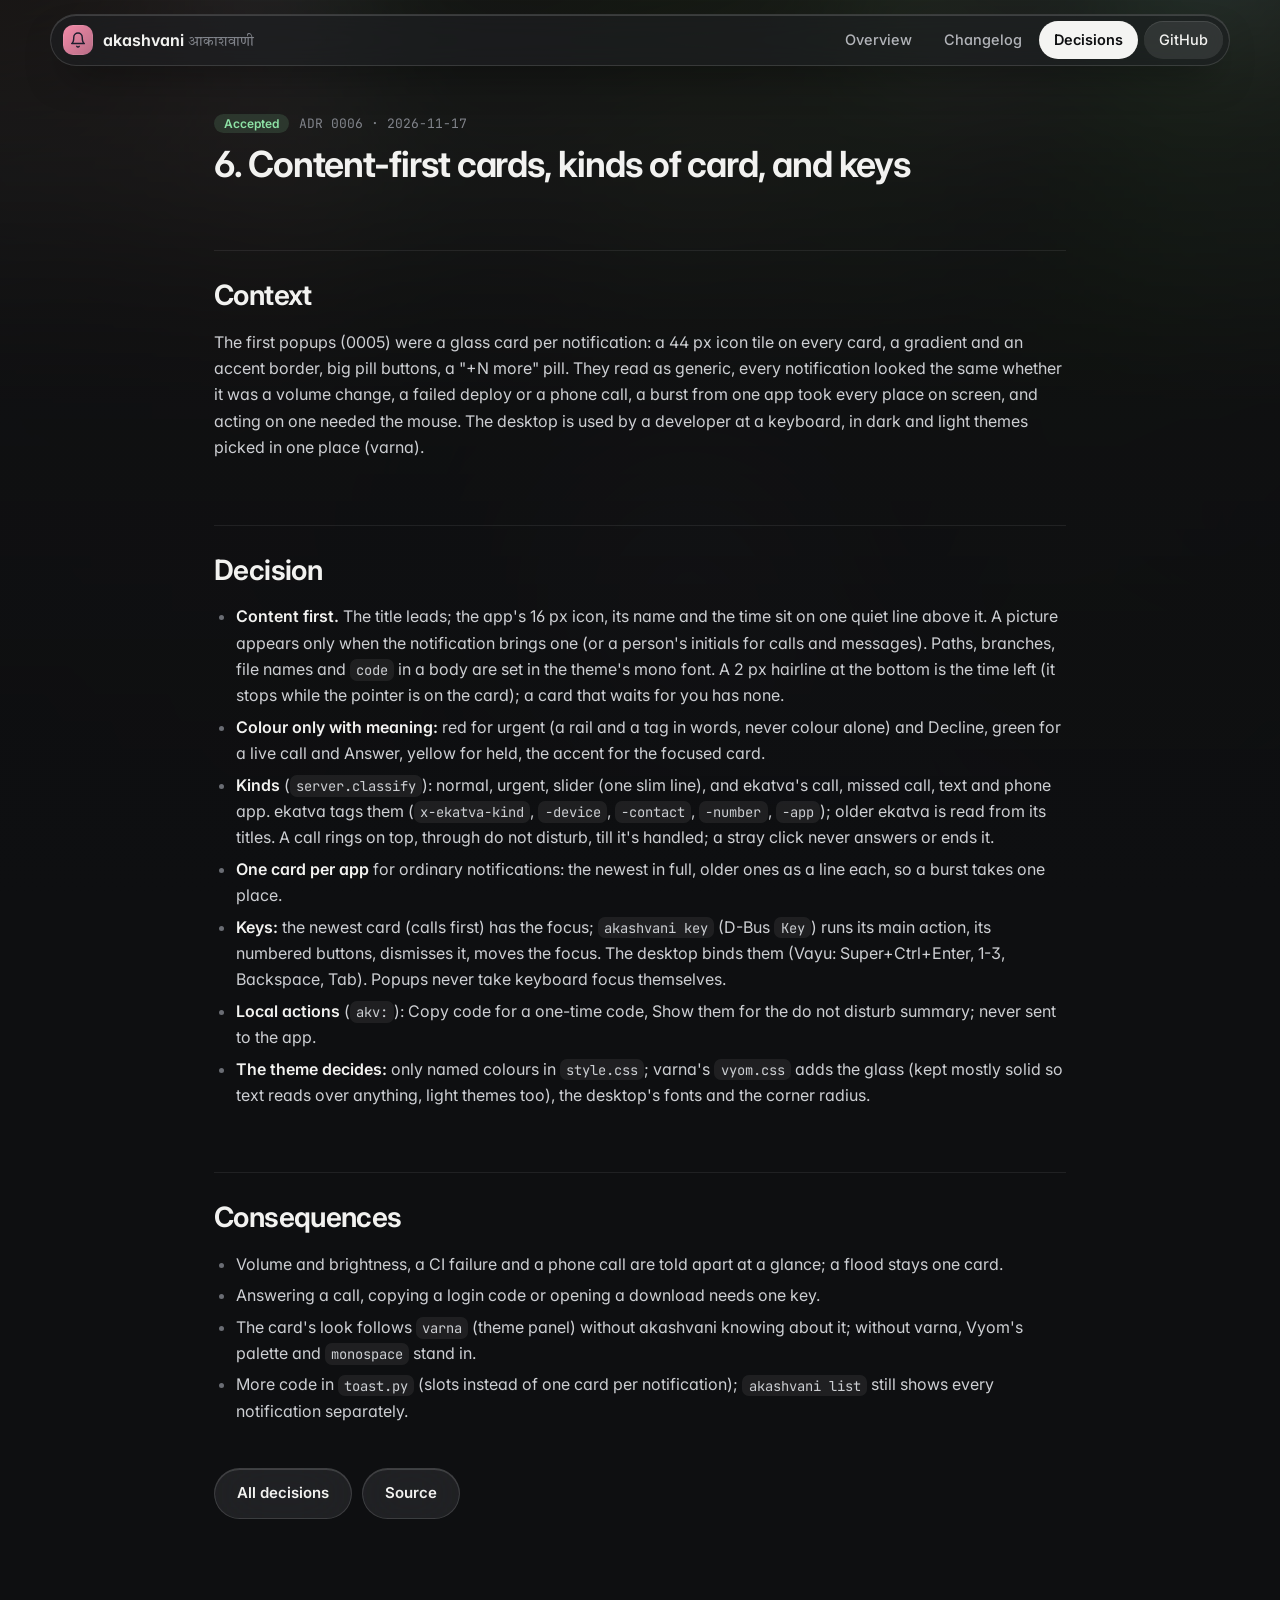
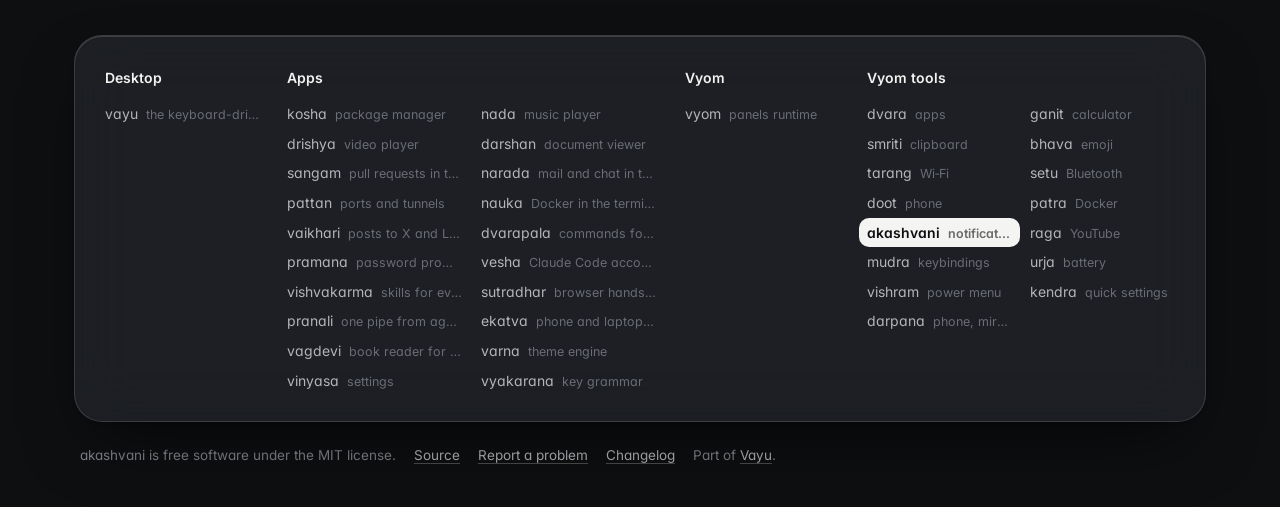
<file: docs/adr/0006-content-first-cards-kinds-and-keys.html>
<!doctype html>
<html lang="en">
<head>
<meta charset="utf-8">
<meta name="viewport" content="width=device-width, initial-scale=1">
<title>ADR 0006: 6. Content-first cards, kinds of card, and keys · akashvani</title>
<meta name="description" content="Notifications (mako): what&#x27;s on screen with its actions, each app&#x27;s history stacked with times, a full preview, do not disturb for a while.">
<meta property="og:title" content="ADR 0006: 6. Content-first cards, kinds of card, and keys · akashvani">
<meta property="og:description" content="Notifications (mako): what&#x27;s on screen with its actions, each app&#x27;s history stacked with times, a full preview, do not disturb for a while.">
<meta name="theme-color" content="#0e0f11">
<link rel="icon" href="../assets/logo.svg" type="image/svg+xml">
<link rel="preconnect" href="https://fonts.googleapis.com">
<link rel="preconnect" href="https://fonts.gstatic.com" crossorigin>
<link href="https://fonts.googleapis.com/css2?family=Inter:wght@400;500;600;700&family=JetBrains+Mono:wght@400;500;600&family=Tiro+Devanagari+Sanskrit&display=swap" rel="stylesheet">
<link rel="stylesheet" href="../assets/site.css">
<style>:root{--tool:#ff9389}.backdrop:before{background-image:url("../assets/screenshots/akashvani.webp")}</style>
</head>
<body class="sub">
<div class="backdrop" aria-hidden="true"></div>
<header class="top"><div class="in">
<a class="brand" href="../index.html"><img src="../assets/logo.svg" alt=""><span>akashvani <small>आकाशवाणी</small></span></a>
<nav><a href="../index.html" class="">Overview</a><a href="../changelog.html" class="">Changelog</a><a href="../adr/index.html" class="on hide">Decisions</a><a class="gh" href="https://github.com/Theyashsawarkar/akashvani">GitHub</a></nav></div></header>

<div class="wrap solo"><article>
<p class="adrmeta"><span class="status accepted">Accepted</span> <span>ADR 0006 · 2026-11-17</span></p><h2 id="6-content-first-cards-kinds-of-card-and-keys"><a class="anchor" href="#6-content-first-cards-kinds-of-card-and-keys">#</a>6. Content-first cards, kinds of card, and keys</h2>
<h2 id="context"><a class="anchor" href="#context">#</a>Context</h2>
<p>The first popups (0005) were a glass card per notification: a 44 px icon tile on every card, a gradient and an accent border, big pill buttons, a "+N more" pill. They read as generic, every notification looked the same whether it was a volume change, a failed deploy or a phone call, a burst from one app took every place on screen, and acting on one needed the mouse. The desktop is used by a developer at a keyboard, in dark and light themes picked in one place (varna).</p>
<h2 id="decision"><a class="anchor" href="#decision">#</a>Decision</h2>
<ul><li><strong>Content first.</strong> The title leads; the app's 16 px icon, its name and the time sit on one quiet line above it. A picture appears only when the notification brings one (or a person's initials for calls and messages). Paths, branches, file names and <code>code</code> in a body are set in the theme's mono font. A 2 px hairline at the bottom is the time left (it stops while the pointer is on the card); a card that waits for you has none.</li><li><strong>Colour only with meaning:</strong> red for urgent (a rail and a tag in words, never colour alone) and Decline, green for a live call and Answer, yellow for held, the accent for the focused card.</li><li><strong>Kinds</strong> (<code>server.classify</code>): normal, urgent, slider (one slim line), and ekatva's call, missed call, text and phone app. ekatva tags them (<code>x-ekatva-kind</code>, <code>-device</code>, <code>-contact</code>, <code>-number</code>, <code>-app</code>); older ekatva is read from its titles. A call rings on top, through do not disturb, till it's handled; a stray click never answers or ends it.</li><li><strong>One card per app</strong> for ordinary notifications: the newest in full, older ones as a line each, so a burst takes one place.</li><li><strong>Keys:</strong> the newest card (calls first) has the focus; <code>akashvani key</code> (D-Bus <code>Key</code>) runs its main action, its numbered buttons, dismisses it, moves the focus. The desktop binds them (Vayu: Super+Ctrl+Enter, 1-3, Backspace, Tab). Popups never take keyboard focus themselves.</li><li><strong>Local actions</strong> (<code>akv:</code>): Copy code for a one-time code, Show them for the do not disturb summary; never sent to the app.</li><li><strong>The theme decides:</strong> only named colours in <code>style.css</code>; varna's <code>vyom.css</code> adds the glass (kept mostly solid so text reads over anything, light themes too), the desktop's fonts and the corner radius.</li></ul>
<h2 id="consequences"><a class="anchor" href="#consequences">#</a>Consequences</h2>
<ul><li>Volume and brightness, a CI failure and a phone call are told apart at a glance; a flood stays one card.</li><li>Answering a call, copying a login code or opening a download needs one key.</li><li>The card's look follows <code>varna</code> (theme panel) without akashvani knowing about it; without varna, Vyom's palette and <code>monospace</code> stand in.</li><li>More code in <code>toast.py</code> (slots instead of one card per notification); <code>akashvani list</code> still shows every notification separately.</li></ul><p class="back"><a class="btn" href="index.html">All decisions</a><a class="btn" href="https://github.com/Theyashsawarkar/akashvani/blob/main/docs/adr/0006-content-first-cards-kinds-and-keys.md">Source</a></p>
</article></div>
<footer><div class="in glass"><div class=""><h4>Desktop</h4><div class="list"><a href="https://vayu.theyashsawarkar.dev/" class="">vayu <span>the keyboard-driven Wayland desktop</span></a></div></div><div class="g2"><h4>Apps</h4><div class="list"><a href="https://kosha.theyashsawarkar.dev/" class="">kosha <span>package manager</span></a><a href="https://nada.theyashsawarkar.dev/" class="">nada <span>music player</span></a><a href="https://drishya.theyashsawarkar.dev/" class="">drishya <span>video player</span></a><a href="https://darshan.theyashsawarkar.dev/" class="">darshan <span>document viewer</span></a><a href="https://sangam.theyashsawarkar.dev/" class="">sangam <span>pull requests in the terminal</span></a><a href="https://narada.theyashsawarkar.dev/" class="">narada <span>mail and chat in the terminal</span></a><a href="https://pattan.theyashsawarkar.dev/" class="">pattan <span>ports and tunnels</span></a><a href="https://nauka.theyashsawarkar.dev/" class="">nauka <span>Docker in the terminal</span></a><a href="https://vaikhari.theyashsawarkar.dev/" class="">vaikhari <span>posts to X and LinkedIn</span></a><a href="https://dvarapala.theyashsawarkar.dev/" class="">dvarapala <span>commands for AI agents, approved</span></a><a href="https://pramana.theyashsawarkar.dev/" class="">pramana <span>password prompts</span></a><a href="https://vesha.theyashsawarkar.dev/" class="">vesha <span>Claude Code accounts</span></a><a href="https://vishvakarma.theyashsawarkar.dev/" class="">vishvakarma <span>skills for every AI agent</span></a><a href="https://sutradhar.theyashsawarkar.dev/" class="">sutradhar <span>browser hands for AI agents</span></a><a href="https://pranali.theyashsawarkar.dev/" class="">pranali <span>one pipe from agents to tools</span></a><a href="https://ekatva.theyashsawarkar.dev/" class="">ekatva <span>phone and laptop, linked</span></a><a href="https://vagdevi.theyashsawarkar.dev/" class="">vagdevi <span>book reader for Android</span></a><a href="https://varna.theyashsawarkar.dev/" class="">varna <span>theme engine</span></a><a href="https://vinyasa.theyashsawarkar.dev/" class="">vinyasa <span>settings</span></a><a href="https://vyakarana.theyashsawarkar.dev/" class="">vyakarana <span>key grammar</span></a></div></div><div class=""><h4>Vyom</h4><div class="list"><a href="https://vyom.theyashsawarkar.dev/" class="">vyom <span>panels runtime</span></a></div></div><div class="g2"><h4>Vyom tools</h4><div class="list"><a href="https://dvara.theyashsawarkar.dev/" class="">dvara <span>apps</span></a><a href="https://ganit.theyashsawarkar.dev/" class="">ganit <span>calculator</span></a><a href="https://smriti.theyashsawarkar.dev/" class="">smriti <span>clipboard</span></a><a href="https://bhava.theyashsawarkar.dev/" class="">bhava <span>emoji</span></a><a href="https://tarang.theyashsawarkar.dev/" class="">tarang <span>Wi‑Fi</span></a><a href="https://setu.theyashsawarkar.dev/" class="">setu <span>Bluetooth</span></a><a href="https://doot.theyashsawarkar.dev/" class="">doot <span>phone</span></a><a href="https://patra.theyashsawarkar.dev/" class="">patra <span>Docker</span></a><a href="https://akashvani.theyashsawarkar.dev/" class="me" aria-current="page">akashvani <span>notifications</span></a><a href="https://raga.theyashsawarkar.dev/" class="">raga <span>YouTube</span></a><a href="https://mudra.theyashsawarkar.dev/" class="">mudra <span>keybindings</span></a><a href="https://urja.theyashsawarkar.dev/" class="">urja <span>battery</span></a><a href="https://vishram.theyashsawarkar.dev/" class="">vishram <span>power menu</span></a><a href="https://kendra.theyashsawarkar.dev/" class="">kendra <span>quick settings</span></a><a href="https://darpana.theyashsawarkar.dev/" class="">darpana <span>phone, mirrored</span></a></div></div></div>
<div class="bottom"><span>akashvani is free software under the MIT license.</span><a href="https://github.com/Theyashsawarkar/akashvani">Source</a><a href="https://github.com/Theyashsawarkar/akashvani/issues">Report a problem</a><a href="../changelog.html">Changelog</a><span>Part of <a href="https://vayu.theyashsawarkar.dev/">Vayu</a>.</span></div></footer>
<script>
document.querySelectorAll('pre.code').forEach(p=>{const b=document.createElement('button');b.className='copy';b.type='button';b.textContent='Copy';
b.onclick=()=>{navigator.clipboard.writeText(p.querySelector('code').innerText).then(()=>{b.textContent='Copied';b.classList.add('done');setTimeout(()=>{b.textContent='Copy';b.classList.remove('done')},1400)})};p.appendChild(b)});
const links=[...document.querySelectorAll('.toc a')];if(links.length){const hs=links.map(a=>document.getElementById(a.hash.slice(1))).filter(Boolean);
const on=()=>{let cur=hs[0];for(const h of hs){if(h.getBoundingClientRect().top<120)cur=h}links.forEach(a=>a.classList.toggle('on',cur&&a.hash==='#'+cur.id))};
addEventListener('scroll',on,{passive:true});on()}
</script>
</body>
</html>
</file>
<file: docs/assets/site.css>
/* Vayu's Spatial look (the same as vayu.theyashsawarkar.dev): graphite
   glass floating over the tool's own screenshot, blurred far out of focus;
   very round; where you are is a near-white pill or brighter glass; no
   glows; colour only where it means something. The tool's own colour
   (--tool) is only its signature: the release dots. */
:root{--crust:#0e0f11;--mantle:#141518;--base:#1b1c20;--s0:#2a2c31;--s1:#3a3c42;--ov0:#6a6d74;--ov1:#80838a;
--sub0:#b3b5ba;--sub1:#cdcfd3;--text:#f2f2f0;--accent:#f4f4f2;--green:#8ee2a6;--peach:#f7b07d;--red:#ff9389;--blue:#93c4ff;--yellow:#f3d47f;
--glass:rgba(52,54,60,.44);--hi:rgba(255,255,255,.09);--rim:rgba(255,255,255,.13);--lit:inset 0 1px 0 rgba(255,255,255,.15);
--float:0 30px 70px -24px rgba(0,0,0,.7),0 2px 6px rgba(0,0,0,.25);--blur:blur(28px) saturate(160%);
--ui:"Inter","Adwaita Sans",system-ui,sans-serif;--mono:"JetBrains Mono","JetBrainsMono Nerd Font",ui-monospace,monospace;
--sa:"Tiro Devanagari Sanskrit","Noto Serif Devanagari",serif;color-scheme:dark}
*{box-sizing:border-box}html{scroll-behavior:smooth;scroll-padding-top:96px}
body{margin:0;min-height:100vh;background:var(--crust);color:var(--text);font:16px/1.65 var(--ui);-webkit-font-smoothing:antialiased;font-feature-settings:"cv11","ss01"}
/* the backdrop: the tool's screenshot, out of focus, fading to graphite */
.backdrop{position:fixed;inset:0;z-index:-1;overflow:hidden;pointer-events:none}
.backdrop:before{content:"";position:absolute;inset:-12%;background:center/cover no-repeat;filter:blur(64px) saturate(1.25) brightness(.62);transform:translateZ(0)}
.backdrop:after{content:"";position:absolute;inset:0;background:linear-gradient(to bottom,rgba(14,15,17,.25),rgba(14,15,17,.8) 60%,var(--crust))}
.backdrop.none:before{background:radial-gradient(60% 50% at 50% 0%,color-mix(in srgb,var(--tool) 22%,transparent),transparent 70%);filter:none}
.sub .backdrop:after{background:linear-gradient(to bottom,rgba(14,15,17,.55),rgba(14,15,17,.93) 45%,var(--crust))}
a{color:var(--accent);text-decoration:underline;text-decoration-color:rgba(244,244,242,.3);text-underline-offset:3px}
a:hover{text-decoration-color:currentColor}
code{font:.86em var(--mono);background:rgba(255,255,255,.07);padding:.14em .45em;border-radius:7px;color:var(--sub1)}
kbd{display:inline-block;min-width:1.7em;padding:.05em .45em;font:500 .8em/1.6 var(--mono);text-align:center;color:var(--text);background:rgba(255,255,255,.08);border:1px solid rgba(255,255,255,.14);border-bottom-width:2px;border-radius:8px}
img{max-width:100%;height:auto}
:focus-visible{outline:2px solid var(--accent);outline-offset:3px;border-radius:10px}
.glass{background:var(--glass);-webkit-backdrop-filter:var(--blur);backdrop-filter:var(--blur);border:1px solid var(--rim);box-shadow:var(--lit),var(--float)}
/* nav: a floating glass capsule; the page you're on is the near-white pill */
.top{position:sticky;top:0;z-index:20;padding:14px 24px 0}
.top .in{max-width:1180px;margin:0 auto;padding:6px 6px 6px 10px;display:flex;align-items:center;gap:18px;border-radius:999px;
background:rgba(30,31,35,.62);-webkit-backdrop-filter:var(--blur);backdrop-filter:var(--blur);border:1px solid var(--rim);box-shadow:var(--lit),0 18px 40px -18px rgba(0,0,0,.7)}
.brand{display:flex;align-items:center;gap:10px;font-weight:650;font-size:16px;color:var(--text);text-decoration:none;padding:2px 6px 2px 2px;border-radius:999px}
.brand img{width:30px;height:30px;border-radius:10px}.brand small{font:400 14px var(--sa);color:var(--ov1)}
.top nav{display:flex;gap:2px;margin-left:auto}
.top nav a{color:var(--sub0);padding:7px 15px;border-radius:999px;font-size:14.5px;font-weight:500;text-decoration:none;white-space:nowrap;transition:background-color .15s,color .15s}
.top nav a:hover{background:rgba(255,255,255,.08);color:var(--text)}
.top nav a.on{background:var(--accent);color:var(--crust);font-weight:600}
.top nav a.gh{color:var(--text);background:rgba(255,255,255,.09);box-shadow:inset 0 1px 0 rgba(255,255,255,.1);margin-left:4px}.top nav a.gh:hover{background:rgba(255,255,255,.15)}
/* hero: the logo, the name, the verse, then the tool itself */
.hero{max-width:860px;margin:0 auto;padding:76px 24px 0;text-align:center}
.hero .logo{width:104px;height:104px;border-radius:28px;box-shadow:0 26px 50px -18px rgba(0,0,0,.8),0 0 0 1px rgba(255,255,255,.08)}
.hero h1{font-size:clamp(46px,7vw,76px);line-height:1;margin:26px 0 10px;letter-spacing:-.04em;font-weight:700}
.hero .sa{font-size:16px;color:var(--sub0)}.hero .sa b{font:400 21px var(--sa);color:var(--sub1);margin-right:6px}.hero .sa i{font-style:normal;color:var(--ov1)}
.hero p.lead{font-size:19.5px;line-height:1.55;color:var(--sub1);max-width:34em;margin:22px auto 0;text-wrap:pretty}
.hero .shloka{margin:34px auto 0;max-width:600px}
.hero .shloka p{margin:0;font:400 21px/1.55 var(--sa);color:var(--text)}
.hero .shloka figcaption{margin-top:10px;font-size:14.5px;color:var(--sub0);text-wrap:pretty}.hero .shloka cite{display:block;margin-top:2px;color:var(--ov1);font-style:normal;font-size:13px}
.cta{display:flex;gap:10px;flex-wrap:wrap;justify-content:center;margin-top:32px}
.btn{display:inline-flex;align-items:center;gap:8px;padding:12px 22px;border-radius:999px;font-weight:600;font-size:15px;color:var(--text);
background:rgba(255,255,255,.08);border:1px solid var(--rim);box-shadow:var(--lit);-webkit-backdrop-filter:var(--blur);backdrop-filter:var(--blur);text-decoration:none;transition:background-color .15s}
.btn:hover{background:rgba(255,255,255,.14)}
.btn.primary{background:var(--accent);color:var(--crust);border-color:transparent;box-shadow:0 10px 30px -12px rgba(0,0,0,.6)}.btn.primary:hover{background:#fff}
.meta{display:flex;gap:6px;flex-wrap:wrap;justify-content:center;margin-top:20px;font-size:13.5px;color:var(--ov1)}
.meta span{padding:4px 12px;border-radius:999px;border:1px solid rgba(255,255,255,.09)}.meta b{color:var(--sub1);font-weight:600}
.shot{max-width:1180px;margin:56px auto 0;padding:0 24px;display:flex;gap:22px;justify-content:center;align-items:flex-start}
.shot img{display:block;border-radius:26px;border:1px solid var(--rim);background:var(--base);box-shadow:0 0 0 6px rgba(255,255,255,.04),0 50px 110px -30px rgba(0,0,0,.85)}
.shot.many img{flex:1 1 0;min-width:0;max-width:300px;border-radius:30px}
.shot figcaption{display:none}
/* layout: a glass "On this page" panel beside the article */
.wrap{max-width:1180px;margin:0 auto;padding:72px 24px 40px;display:grid;grid-template-columns:240px minmax(0,1fr);gap:56px}
.sub .wrap{padding-top:48px}
.wrap.solo{grid-template-columns:minmax(0,1fr);max-width:900px}.wrap.solo article{max-width:none}
.adrmeta+h2{border-top:0;padding-top:0;margin-top:10px;font-size:36px;letter-spacing:-.03em}
article>h2:first-child{font-size:36px;letter-spacing:-.03em}
.toc{position:sticky;top:92px;align-self:start;max-height:calc(100vh - 112px);overflow:auto;scrollbar-width:thin;scrollbar-color:rgba(255,255,255,.15) transparent;
padding:14px 8px 10px;border-radius:24px;background:rgba(30,31,35,.6);-webkit-backdrop-filter:var(--blur);backdrop-filter:var(--blur);border:1px solid var(--rim);box-shadow:var(--lit),0 24px 50px -24px rgba(0,0,0,.7)}
.toc:empty{display:none}
.toc b{display:block;font-size:13px;font-weight:600;color:var(--ov1);margin:0 12px 6px}
.toc a{display:block;color:var(--sub0);padding:6px 12px;border-radius:14px;font-size:13.5px;line-height:1.4;text-decoration:none;transition:background-color .15s,color .15s}
.toc a.l3{padding:4px 12px 4px 24px;font-size:12.5px;color:var(--ov1)}
.toc a:hover{color:var(--text);background:rgba(255,255,255,.06)}
.toc a.on{color:var(--text);background:rgba(255,255,255,.11);box-shadow:inset 0 1px 0 rgba(255,255,255,.12),inset 0 0 0 1px rgba(255,255,255,.08)}
article{min-width:0;max-width:820px}
article h2{font-size:28px;line-height:1.2;letter-spacing:-.022em;margin:64px 0 14px;padding-top:28px;border-top:1px solid rgba(255,255,255,.08);font-weight:650}
article>h2:first-child,article>section:first-child h2{margin-top:0;padding-top:0;border-top:0}
article h3{font-size:19px;margin:34px 0 10px;font-weight:600;letter-spacing:-.01em}article h4{font-size:16px;margin:24px 0 8px;color:var(--sub1)}
article p,article li{color:var(--sub1);overflow-wrap:anywhere}article strong{color:var(--text);font-weight:600}
article .anchor{opacity:0;margin-left:-22px;width:22px;display:inline-block;color:var(--ov0);text-decoration:none}
article h2:hover .anchor,article h3:hover .anchor{opacity:1}
article ul,article ol{padding-left:22px}article li{margin:5px 0}article li::marker{color:var(--ov0)}
article img{border-radius:22px;border:1px solid var(--rim);box-shadow:0 30px 70px -28px rgba(0,0,0,.85)}
article p[align=center]{text-align:center}article p[align=center] img{margin:6px 0}
article blockquote{margin:22px 0;padding:14px 20px;background:rgba(255,255,255,.04);border:1px solid rgba(255,255,255,.08);box-shadow:inset 0 1px 0 rgba(255,255,255,.06);border-radius:20px}
article blockquote p{margin:.2em 0;color:var(--sub0)}
pre.code{position:relative;background:rgba(10,11,13,.6);border:1px solid rgba(255,255,255,.08);border-radius:18px;padding:18px 20px;overflow:auto;font:13.5px/1.65 var(--mono);color:var(--sub1)}
pre.code code{background:none;padding:0;font-size:inherit;color:inherit}
pre.code .copy{position:absolute;top:10px;right:10px;font:600 12.5px var(--ui);padding:5px 13px;border-radius:999px;border:1px solid rgba(255,255,255,.12);background:rgba(255,255,255,.08);color:var(--sub1);cursor:pointer;opacity:0;transition:opacity .15s,background-color .15s}
pre.code:hover .copy,pre.code .copy:focus-visible{opacity:1}pre.code .copy:hover{background:var(--accent);color:var(--crust)}
pre.code .copy.done{background:var(--green);color:var(--crust);border-color:transparent;opacity:1}
.table{overflow:auto;margin:18px 0 22px;border:1px solid rgba(255,255,255,.09);border-radius:20px;background:rgba(255,255,255,.035)}
table{border-collapse:collapse;width:100%;font-size:14.5px}
th{text-align:left;color:var(--ov1);font-size:13px;font-weight:600;padding:12px 16px;border-bottom:1px solid rgba(255,255,255,.08);white-space:nowrap}
td{padding:11px 16px;border-top:1px solid rgba(255,255,255,.05);color:var(--sub1);vertical-align:top}tbody tr:first-child td{border-top:0}
td code{white-space:nowrap}
/* changelog: each release a glass card on a thread */
.release{position:relative;margin:0 0 18px 22px;padding:22px 26px 10px;border-radius:24px;background:rgba(255,255,255,.035);border:1px solid rgba(255,255,255,.08);box-shadow:inset 0 1px 0 rgba(255,255,255,.07)}
.release:before{content:"";position:absolute;left:-23px;top:0;bottom:-18px;width:1px;background:rgba(255,255,255,.1)}
.release:after{content:"";position:absolute;left:-28px;top:30px;width:11px;height:11px;border-radius:50%;background:var(--tool);box-shadow:0 0 0 4px var(--crust)}
.release:last-child:before{bottom:auto;height:30px}
.release h2{margin:0 0 6px;padding:0;border:0;font-size:22px;display:flex;align-items:baseline;flex-wrap:wrap;gap:4px 12px}
.release h2 .date{font:500 13.5px var(--mono);color:var(--ov1)}
.release .tag{font:600 12.5px var(--ui);padding:3px 11px;border-radius:999px;background:rgba(255,255,255,.08);color:var(--sub1);text-decoration:none;margin-left:auto}
.release .tag:hover{background:rgba(255,255,255,.14);color:var(--text)}
.release h3{font-size:15px;color:var(--sub0);margin:18px 0 6px}
/* decisions */
.cards{display:grid;grid-template-columns:repeat(auto-fill,minmax(min(300px,100%),1fr));gap:14px;margin:22px 0}
.card{display:block;background:rgba(255,255,255,.04);border:1px solid rgba(255,255,255,.09);box-shadow:inset 0 1px 0 rgba(255,255,255,.07);border-radius:24px;padding:20px 22px;color:var(--text);text-decoration:none;transition:background-color .15s,border-color .15s}
.card:hover{background:var(--hi);border-color:rgba(255,255,255,.18)}
.card .n{font:500 12.5px var(--mono);color:var(--ov1);display:flex;gap:8px;align-items:center}.card h3{margin:10px 0 6px;font-size:17px;line-height:1.35}.card p{margin:0;color:var(--sub0);font-size:14px}
.status{display:inline-block;font:600 12px var(--ui);padding:2px 10px;border-radius:999px;background:rgba(142,226,166,.14);color:var(--green)}
.status.superseded,.status.deprecated{background:rgba(247,176,125,.14);color:var(--peach)}.status.proposed{background:rgba(147,196,255,.14);color:var(--blue)}
.adrmeta{display:flex;gap:10px;align-items:center;font:13px var(--mono);color:var(--ov1);margin:0 0 6px}
.back{display:flex;gap:10px;margin-top:44px}.back a{text-decoration:none}
/* footer: the family, in one glass panel */
footer{max-width:1180px;margin:60px auto 0;padding:0 24px 40px}
footer .in{display:grid;grid-template-columns:1fr 2.4fr 1fr 2fr;gap:28px;padding:30px 30px 26px;border-radius:28px}
footer h4{margin:0 0 10px;font-size:14px;font-weight:600;color:var(--text)}
footer .list{display:grid;gap:0 18px}footer .g2 .list{grid-template-columns:1fr 1fr}
footer a{display:flex;gap:8px;align-items:baseline;color:var(--sub0);font-size:14px;padding:3px 8px;margin:0 -8px;border-radius:10px;text-decoration:none;min-width:0}
footer a:hover{color:var(--text);background:rgba(255,255,255,.06)}footer a span{color:var(--ov0);font-size:12.5px;white-space:nowrap;overflow:hidden;text-overflow:ellipsis}
footer a.me{color:var(--crust);background:var(--accent);font-weight:600}footer a.me span{color:rgba(14,15,17,.6)}
footer .bottom{display:flex;flex-wrap:wrap;gap:6px 18px;padding:22px 6px 0;color:var(--ov1);font-size:13.5px}
footer .bottom a{display:inline;padding:0;margin:0;font-size:13.5px;color:var(--sub0);text-decoration:underline;text-decoration-color:rgba(255,255,255,.25)}footer .bottom a:hover{background:none}
@media(max-width:1000px){footer .in{grid-template-columns:1fr 1fr}}
@media(max-width:900px){.wrap{grid-template-columns:1fr;gap:28px}.toc{display:none}}
@media(max-width:640px){.top{padding:10px 10px 0}.top .in{gap:6px;padding-left:6px}.brand small,.brand span{display:none}
.top nav{overflow-x:auto;scrollbar-width:none}.top nav::-webkit-scrollbar{display:none}.top nav a{padding:7px 11px;font-size:14px}.top nav a.hide{display:none}
.hero{padding:44px 16px 0}.hero .logo{width:84px;height:84px;border-radius:23px}.hero p.lead{font-size:17px}.hero .shloka p{font-size:18.5px}
.shot{margin-top:36px;padding:0 16px;gap:10px}.shot img{border-radius:16px}.shot.many img{border-radius:18px}
.wrap{padding:52px 16px 32px}article h2{font-size:23px}.release{margin-left:14px;padding:18px 18px 8px}.release:before{left:-15px}.release:after{left:-20px}
footer{padding:0 16px 32px}footer .in{grid-template-columns:1fr;padding:22px 20px}footer .g2 .list{grid-template-columns:1fr}}
@media(prefers-reduced-motion:reduce){html{scroll-behavior:auto}*{transition:none!important}}
</file>
